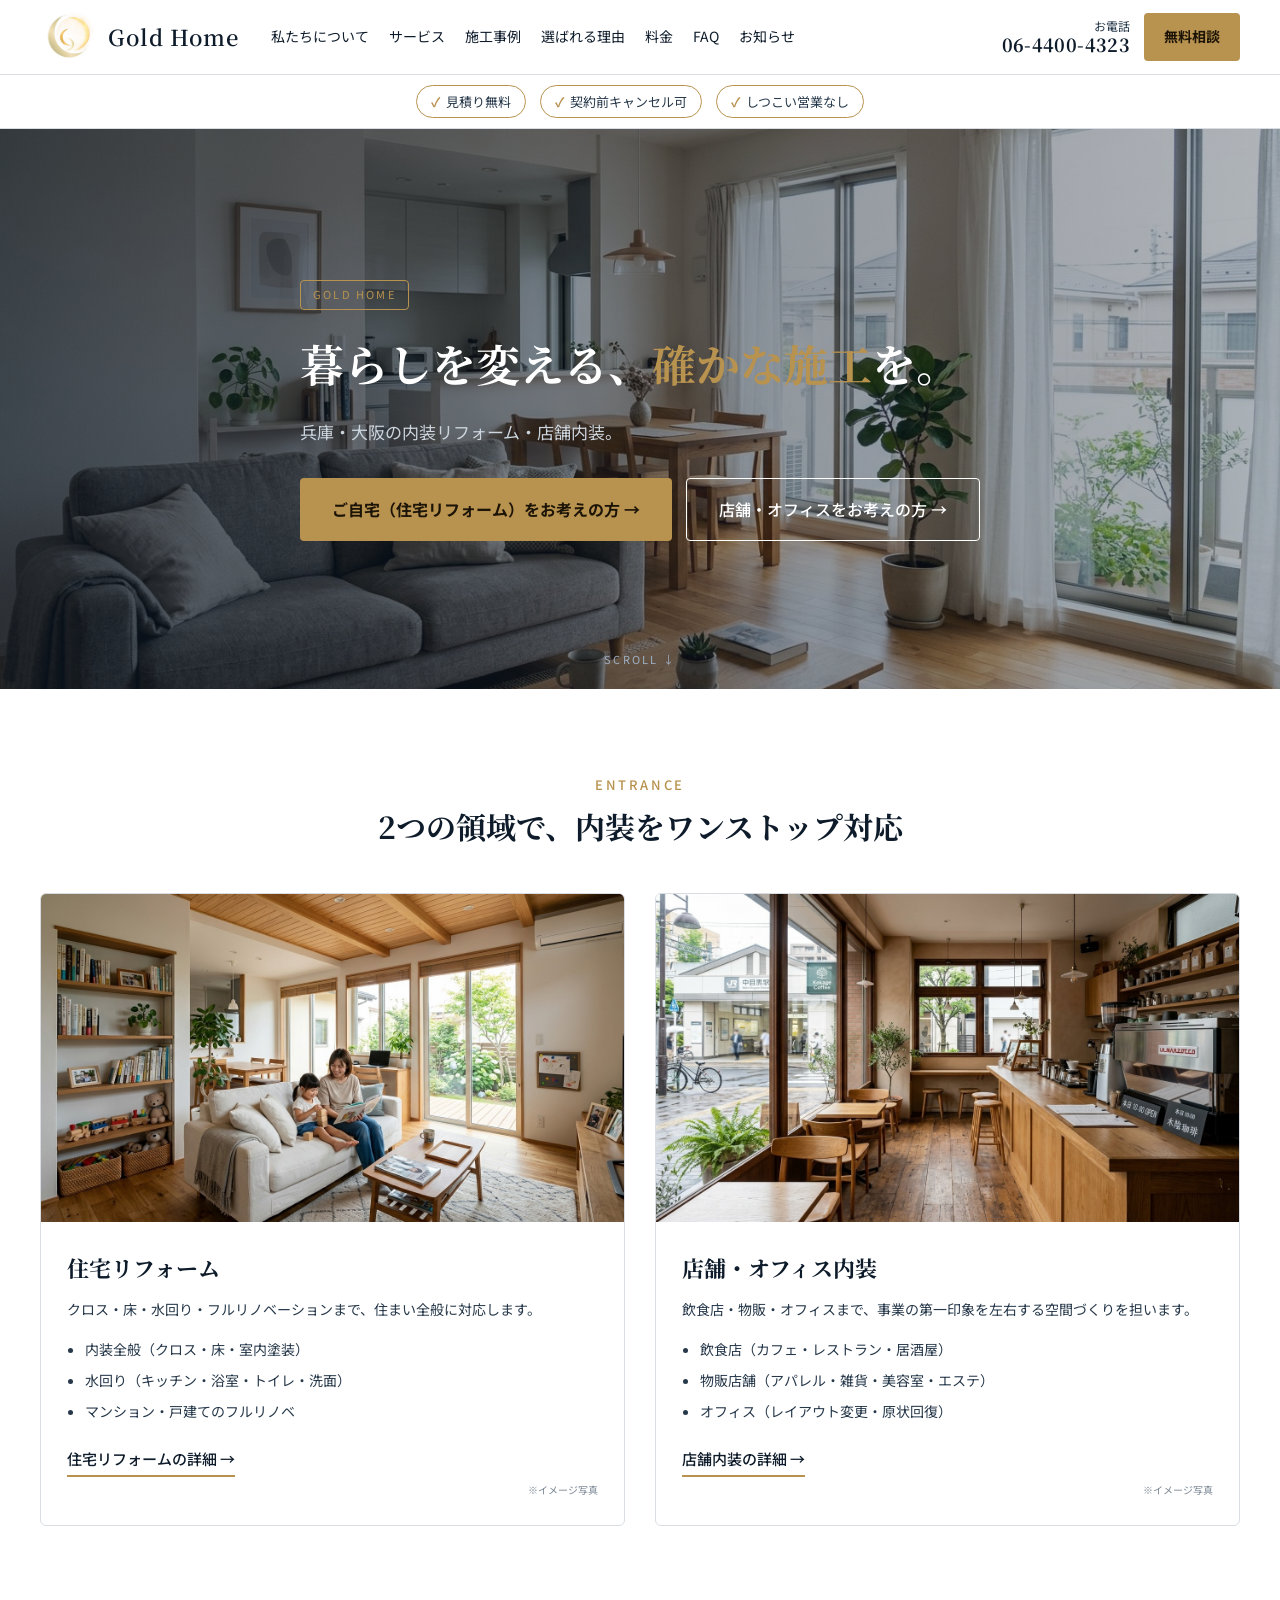
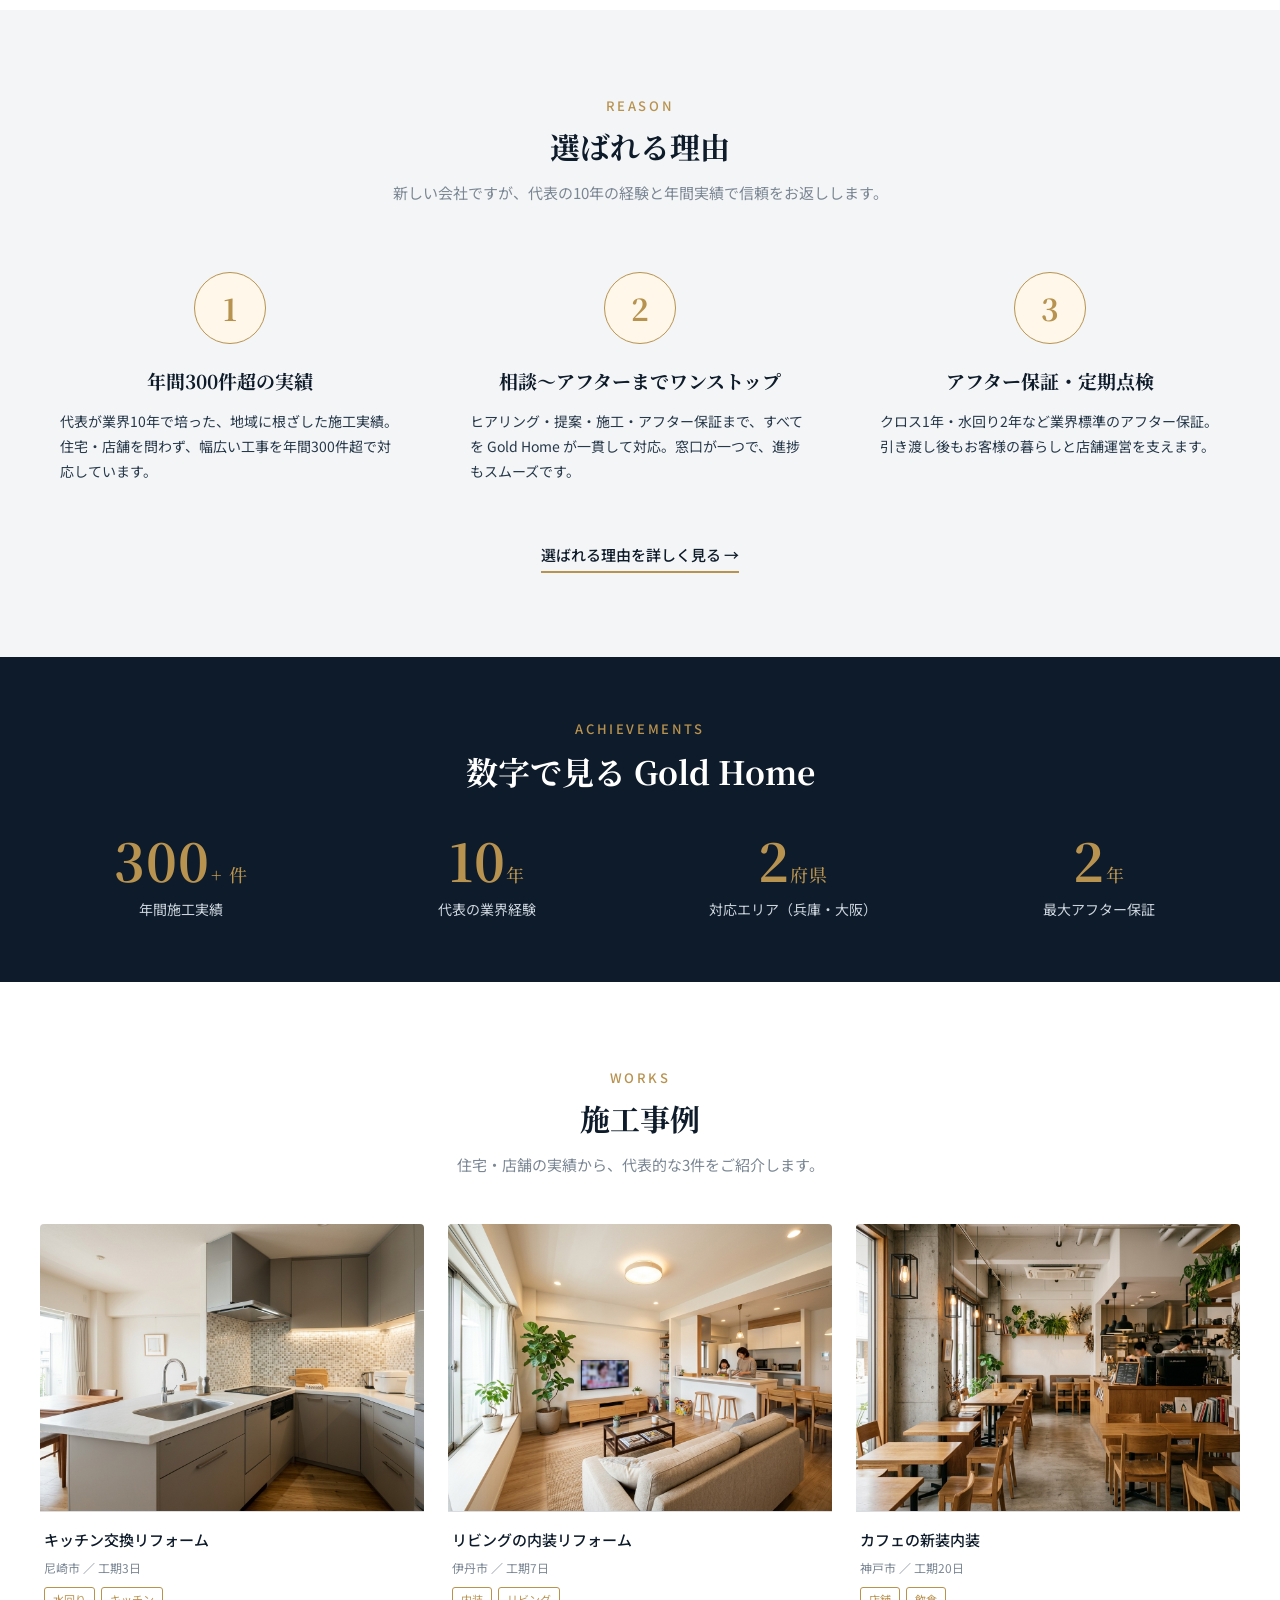
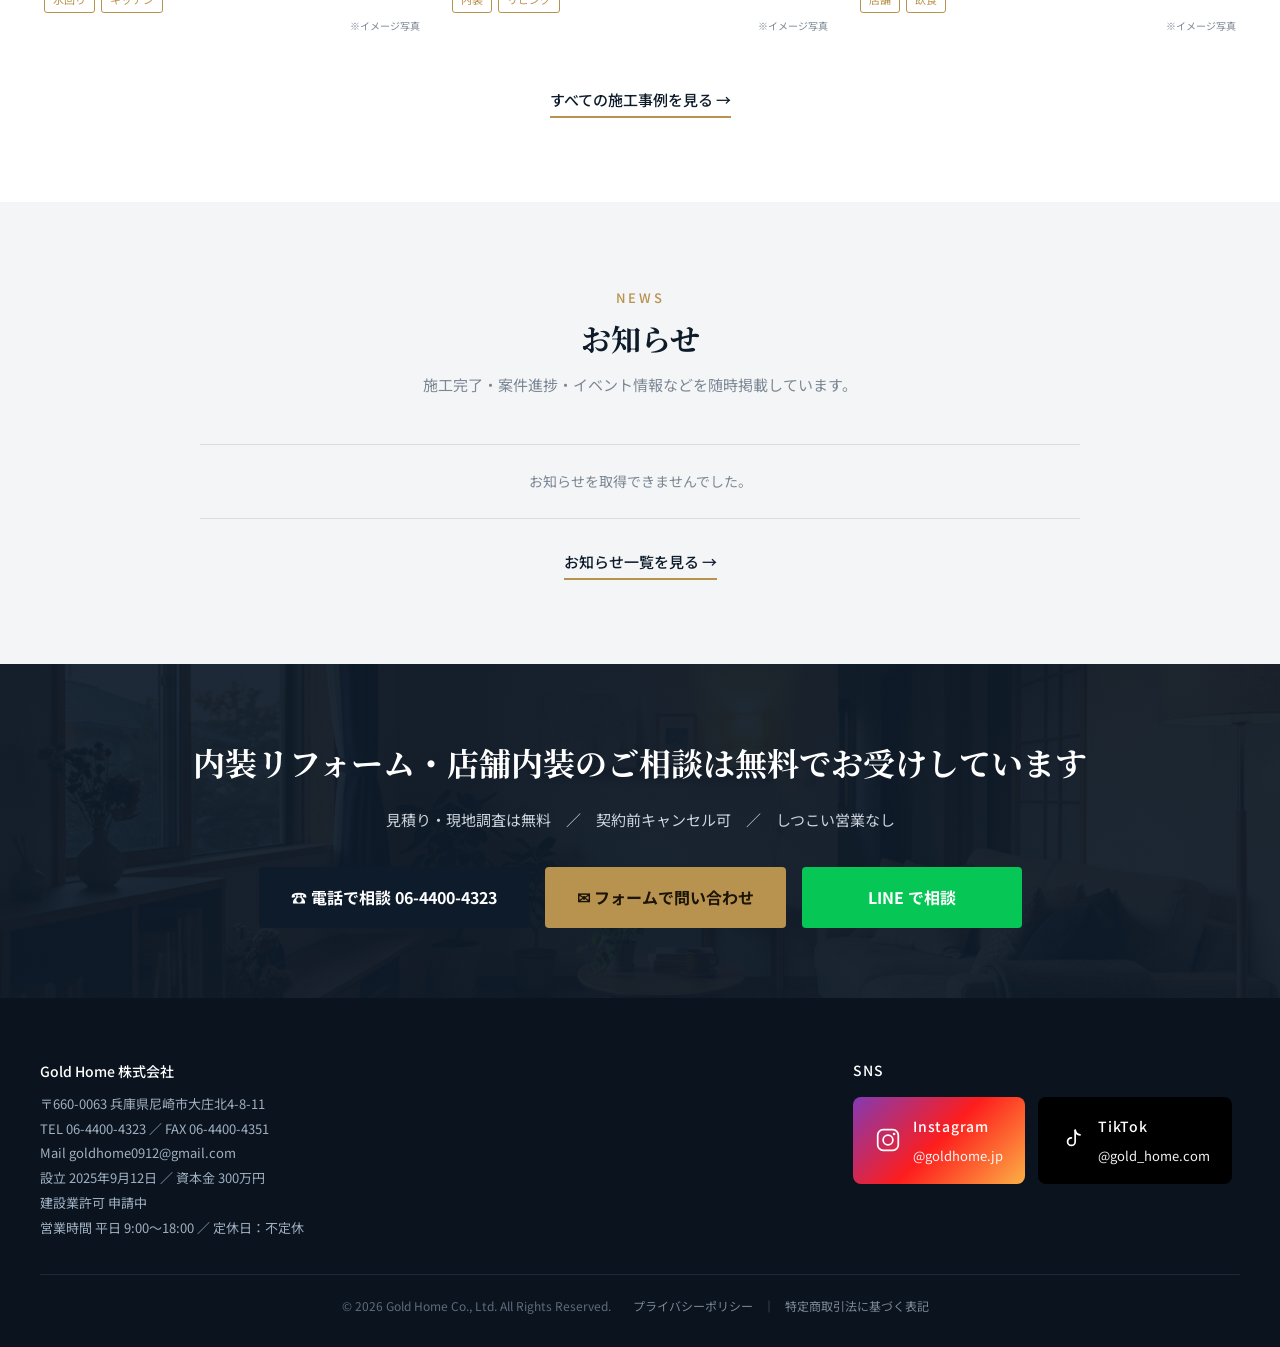
<file: index.html>
<!DOCTYPE html>
<html lang="ja">
<head>
<meta charset="UTF-8">
<meta name="viewport" content="width=device-width, initial-scale=1.0">
<title>Gold Home株式会社｜兵庫・大阪の内装リフォーム｜年間300件の実績</title>
<meta name="description" content="尼崎・阪神間・大阪の住宅リフォーム／店舗内装。年間300件超の実績と、相談〜アフターまでワンストップ対応。無料相談・見積り。">
<link rel="preconnect" href="https://fonts.googleapis.com">
<link rel="preconnect" href="https://fonts.gstatic.com" crossorigin>
<link href="https://fonts.googleapis.com/css2?family=Noto+Sans+JP:wght@400;500;700&family=Noto+Serif+JP:wght@500;700&display=swap" rel="stylesheet">
<link rel="stylesheet" href="css/common.css">
<link rel="canonical" href="https://gold-home.github.io/goldhome.hp/">
<script type="application/ld+json">
{
  "@context":"https://schema.org",
  "@type":"LocalBusiness",
  "@id":"https://gold-home.github.io/goldhome.hp/#organization",
  "name":"Gold Home株式会社",
  "alternateName":"ゴールドホーム",
  "url":"https://gold-home.github.io/goldhome.hp/",
  "telephone":"+81-6-4400-4323",
  "faxNumber":"+81-6-4400-4351",
  "email":"goldhome0912@gmail.com",
  "address":{
    "@type":"PostalAddress",
    "streetAddress":"大庄北4-8-11",
    "addressLocality":"尼崎市",
    "addressRegion":"兵庫県",
    "postalCode":"660-0063",
    "addressCountry":"JP"
  },
  "areaServed":["兵庫県","大阪府","尼崎市","西宮市","芦屋市","伊丹市","宝塚市","神戸市","大阪市"],
  "openingHoursSpecification":{
    "@type":"OpeningHoursSpecification",
    "dayOfWeek":["Monday","Tuesday","Wednesday","Thursday","Friday"],
    "opens":"09:00","closes":"18:00"
  },
  "priceRange":"¥¥",
  "foundingDate":"2025-09-12",
  "description":"兵庫県尼崎市の内装リフォーム施工会社。年間300件超の住宅リフォーム・店舗内装の実績と、相談〜アフターまでのワンストップ対応。"
}
</script>
</head>
<body>

<!-- ===== ヘッダー ===== -->
<header>
  <div class="wrap nav">
    <a href="index.html" class="logo"><img src="images/01_hero/logo.jpg" alt="Gold Home株式会社"><span class="logo-text">Gold Home</span></a>
    <ul>
      <li><a href="about.html">私たちについて</a></li>
      <li><a href="service.html">サービス</a></li>
      <li><a href="works.html">施工事例</a></li>
      <li><a href="reason.html">選ばれる理由</a></li>
      <li><a href="price.html">料金</a></li>
      <li><a href="faq.html">FAQ</a></li>
      <li><a href="news.html">お知らせ</a></li>
    </ul>
    <div class="right">
      <div class="tel">お電話<b>06-4400-4323</b></div>
      <a class="btn" href="contact.html">無料相談</a>
      <button class="hamburger" aria-label="メニュー">☰</button>
    </div>
  </div>
</header>
<div class="badges"><div class="wrap"><span class="badge">見積り無料</span><span class="badge">契約前キャンセル可</span><span class="badge">しつこい営業なし</span></div></div>

<!-- ===== ① Hero ===== -->
<section class="hero">
  <div class="bg" style="background-image:url('images/01_hero/hero_A_住宅リビング_主候補.jpg')"></div>
  <div class="wrap inner">
    <span class="tag">GOLD HOME</span>
    <h1 class="serif">暮らしを変える、<span>確かな施工</span>を。</h1>
    <p>兵庫・大阪の内装リフォーム・店舗内装。</p>
    <div class="cta">
      <a class="btn lg" href="service.html#residential">ご自宅（住宅リフォーム）をお考えの方 →</a>
      <a class="btn ghost lg" href="service.html#commercial">店舗・オフィスをお考えの方 →</a>
    </div>
  </div>
  <div class="scrollcue">SCROLL ↓</div>
</section>

<!-- ===== ② 2つの入口ナビ ===== -->
<section class="blk">
  <div class="wrap">
    <div class="head"><span class="en">ENTRANCE</span><h2 class="serif">2つの領域で、内装をワンストップ対応</h2></div>
    <div class="grid2">
      <a href="service.html#residential" class="svc" style="display:block;color:inherit">
        <img src="images/04_service/service_住宅_カバー.jpg" alt="住宅リフォームのイメージ">
        <div class="body">
          <h3>住宅リフォーム</h3>
          <p>クロス・床・水回り・フルリノベーションまで、住まい全般に対応します。</p>
          <ul>
            <li>内装全般（クロス・床・室内塗装）</li>
            <li>水回り（キッチン・浴室・トイレ・洗面）</li>
            <li>マンション・戸建てのフルリノベ</li>
          </ul>
          <span class="link-more">住宅リフォームの詳細 →</span>
          <em class="img-note">※イメージ写真</em>
        </div>
      </a>
      <a href="service.html#commercial" class="svc" style="display:block;color:inherit">
        <img src="images/04_service/service_店舗_カバー.jpg" alt="店舗内装のイメージ">
        <div class="body">
          <h3>店舗・オフィス内装</h3>
          <p>飲食店・物販・オフィスまで、事業の第一印象を左右する空間づくりを担います。</p>
          <ul>
            <li>飲食店（カフェ・レストラン・居酒屋）</li>
            <li>物販店舗（アパレル・雑貨・美容室・エステ）</li>
            <li>オフィス（レイアウト変更・原状回復）</li>
          </ul>
          <span class="link-more">店舗内装の詳細 →</span>
          <em class="img-note">※イメージ写真</em>
        </div>
      </a>
    </div>
  </div>
</section>

<!-- ===== ③ 選ばれる理由ダイジェスト ===== -->
<section class="blk alt">
  <div class="wrap">
    <div class="head"><span class="en">REASON</span><h2 class="serif">選ばれる理由</h2><p>新しい会社ですが、代表の10年の経験と年間実績で信頼をお返しします。</p></div>
    <div class="reasons">
      <div class="reason">
        <div class="ic">1</div>
        <h3>年間300件超の実績</h3>
        <p>代表が業界10年で培った、地域に根ざした施工実績。住宅・店舗を問わず、幅広い工事を年間300件超で対応しています。</p>
      </div>
      <div class="reason">
        <div class="ic">2</div>
        <h3>相談〜アフターまでワンストップ</h3>
        <p>ヒアリング・提案・施工・アフター保証まで、すべてを Gold Home が一貫して対応。窓口が一つで、進捗もスムーズです。</p>
      </div>
      <div class="reason">
        <div class="ic">3</div>
        <h3>アフター保証・定期点検</h3>
        <p>クロス1年・水回り2年など業界標準のアフター保証。引き渡し後もお客様の暮らしと店舗運営を支えます。</p>
      </div>
    </div>
    <div class="tc mt-lg"><a class="link-more" href="reason.html">選ばれる理由を詳しく見る →</a></div>
  </div>
</section>

<!-- ===== ④ 数字で見る Gold Home ===== -->
<section class="cta-block" style="padding:60px 0">
  <div class="wrap" style="text-align:center">
    <div class="head" style="margin-bottom:38px"><span class="en">ACHIEVEMENTS</span><h2 class="serif">数字で見る Gold Home</h2></div>
    <div class="stats">
      <div><div class="n">300<small>+ 件</small></div><div class="l">年間施工実績</div></div>
      <div><div class="n">10<small>年</small></div><div class="l">代表の業界経験</div></div>
      <div><div class="n">2<small>府県</small></div><div class="l">対応エリア（兵庫・大阪）</div></div>
      <div><div class="n">2<small>年</small></div><div class="l">最大アフター保証</div></div>
    </div>
  </div>
</section>

<!-- ===== ⑤ 施工事例ピックアップ ===== -->
<section class="blk">
  <div class="wrap">
    <div class="head"><span class="en">WORKS</span><h2 class="serif">施工事例</h2><p>住宅・店舗の実績から、代表的な3件をご紹介します。</p></div>
    <div class="grid3">
      <a href="works.html" class="work">
        <img src="images/02_works_住宅/works_住宅01_キッチンリフォーム.jpg" alt="キッチンリフォーム事例">
        <div class="cap">
          <b>キッチン交換リフォーム</b>
          <div class="meta">尼崎市 ／ 工期3日</div>
          <div class="tags"><span>水回り</span><span>キッチン</span></div>
          <em class="img-note">※イメージ写真</em>
        </div>
      </a>
      <a href="works.html" class="work">
        <img src="images/02_works_住宅/works_住宅04_リビング内装.jpg" alt="リビング内装事例">
        <div class="cap">
          <b>リビングの内装リフォーム</b>
          <div class="meta">伊丹市 ／ 工期7日</div>
          <div class="tags"><span>内装</span><span>リビング</span></div>
          <em class="img-note">※イメージ写真</em>
        </div>
      </a>
      <a href="works.html" class="work">
        <img src="images/03_works_店舗/works_店舗01_カフェ内装.jpg" alt="カフェ内装事例">
        <div class="cap">
          <b>カフェの新装内装</b>
          <div class="meta">神戸市 ／ 工期20日</div>
          <div class="tags"><span>店舗</span><span>飲食</span></div>
          <em class="img-note">※イメージ写真</em>
        </div>
      </a>
    </div>
    <div class="tc mt-lg"><a class="link-more" href="works.html">すべての施工事例を見る →</a></div>
  </div>
</section>

<!-- ===== お知らせ ===== -->
<section class="blk alt">
  <div class="wrap">
    <div class="head"><span class="en">NEWS</span><h2 class="serif">お知らせ</h2><p>施工完了・案件進捗・イベント情報などを随時掲載しています。</p></div>
    <ul id="news-top" class="news-list">
      <li class="news-empty">読み込み中…</li>
    </ul>
    <div class="news-more"><a class="link-more" href="news.html">お知らせ一覧を見る →</a></div>
  </div>
</section>

<!-- ===== ⑥ 大型CTAブロック ===== -->
<section class="cta-block">
  <div class="bg" style="background-image:url('images/07_contact/contact_CTAブロック背景.jpg')"></div>
  <div class="wrap">
    <h2>内装リフォーム・店舗内装のご相談は無料でお受けしています</h2>
    <p class="sub">見積り・現地調査は無料　／　契約前キャンセル可　／　しつこい営業なし</p>
    <div class="row">
      <a class="btn dk lg" href="tel:0664004323">☎ 電話で相談 06-4400-4323</a>
      <a class="btn lg" href="contact.html">✉ フォームで問い合わせ</a>
      <a class="btn line lg" href="https://lin.ee/wgbpxBG" target="_blank" rel="noopener">LINE で相談</a>
    </div>
  </div>
</section>

<!-- ===== フッター ===== -->
<footer>
  <div class="wrap">
    <div class="fcols">
      <div class="co">
        <b>Gold Home 株式会社</b>
        〒660-0063 兵庫県尼崎市大庄北4-8-11<br>
        TEL 06-4400-4323 ／ FAX 06-4400-4351<br>
        Mail goldhome0912@gmail.com<br>
        設立 2025年9月12日 ／ 資本金 300万円<br>
        建設業許可 申請中<br>
        営業時間 平日 9:00〜18:00 ／ 定休日：不定休
      </div>
      <div>
        <span class="fh-title">SNS</span>
        <a href="https://www.instagram.com/goldhome.jp/" target="_blank" rel="noopener" class="ig-link">
          <svg class="ig-icon" viewBox="0 0 24 24" fill="none" xmlns="http://www.w3.org/2000/svg" aria-hidden="true">
            <rect x="2.5" y="2.5" width="19" height="19" rx="5" stroke="#fff" stroke-width="1.6"/>
            <circle cx="12" cy="12" r="4.5" stroke="#fff" stroke-width="1.6"/>
            <circle cx="17.6" cy="6.4" r="1.2" fill="#fff"/>
          </svg>
          <div>
            <b>Instagram</b>
            <span class="handle">@goldhome.jp</span>
          </div>
        </a>
        <a href="https://www.tiktok.com/@gold_home.com" target="_blank" rel="noopener" class="tk-link">
          <svg class="tk-icon" viewBox="0 0 24 24" fill="none" xmlns="http://www.w3.org/2000/svg" aria-hidden="true">
            <path d="M14 3v10.5a3.5 3.5 0 1 1-3.5-3.5" stroke="#fff" stroke-width="1.6" stroke-linecap="round" stroke-linejoin="round"/>
            <path d="M14 3c.4 2.3 2.2 4 4.5 4.2" stroke="#fff" stroke-width="1.6" stroke-linecap="round" stroke-linejoin="round"/>
          </svg>
          <div>
            <b>TikTok</b>
            <span class="handle">@gold_home.com</span>
          </div>
        </a>
      </div>
    </div>
    <div class="copy">© 2026 Gold Home Co., Ltd. All Rights Reserved.　<a href="privacy.html">プライバシーポリシー</a>｜<a href="tokutei.html">特定商取引法に基づく表記</a></div>
  </div>
</footer>

<!-- ===== スマホ追従CTAバー ===== -->
<div class="mobile-cta">
  <div class="row">
    <a href="tel:0664004323"><b>☎</b>電話</a>
    <a href="https://lin.ee/wgbpxBG" class="line" target="_blank" rel="noopener"><b>L</b>LINE</a>
    <a href="contact.html" class="form"><b>✉</b>フォーム</a>
  </div>
</div>

<script src="scripts/news.js"></script>
<script>GoldHomeNews.renderTopList(document.getElementById('news-top'));</script>

</body>
</html>
</file>
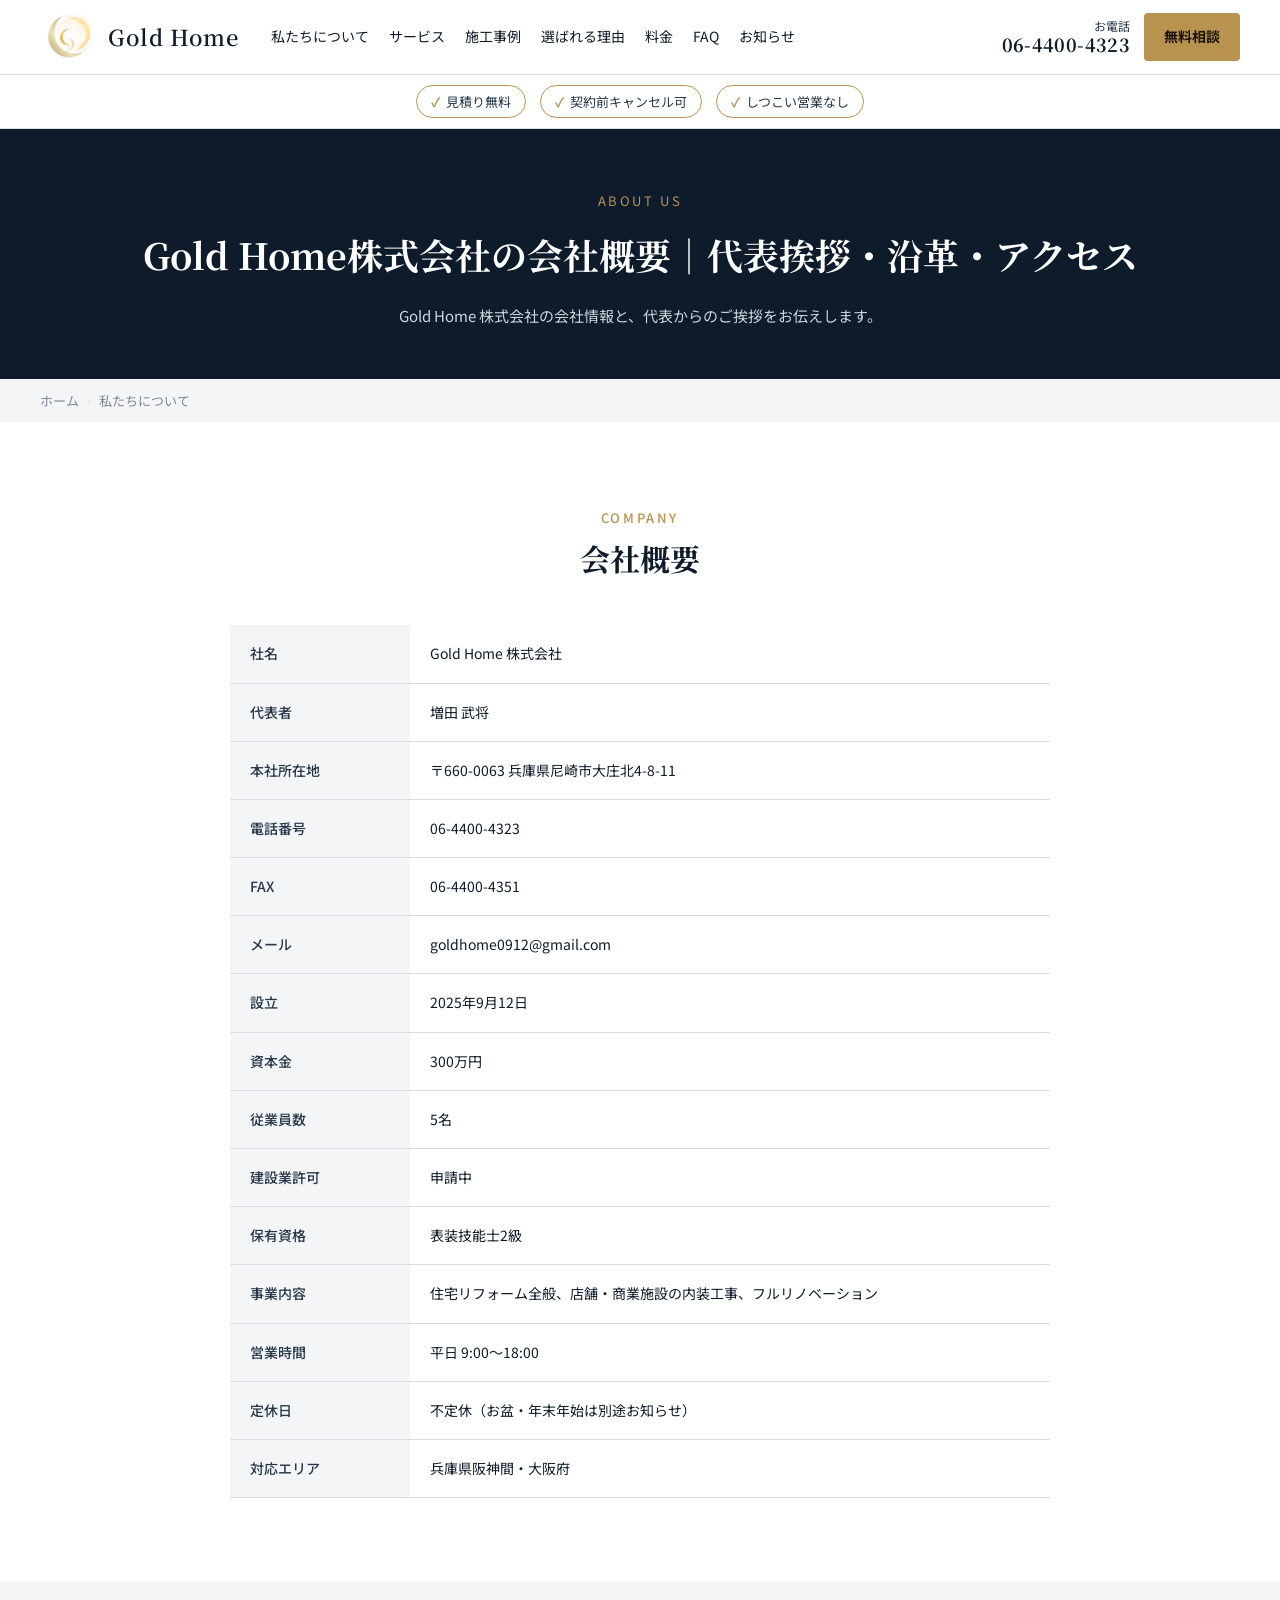
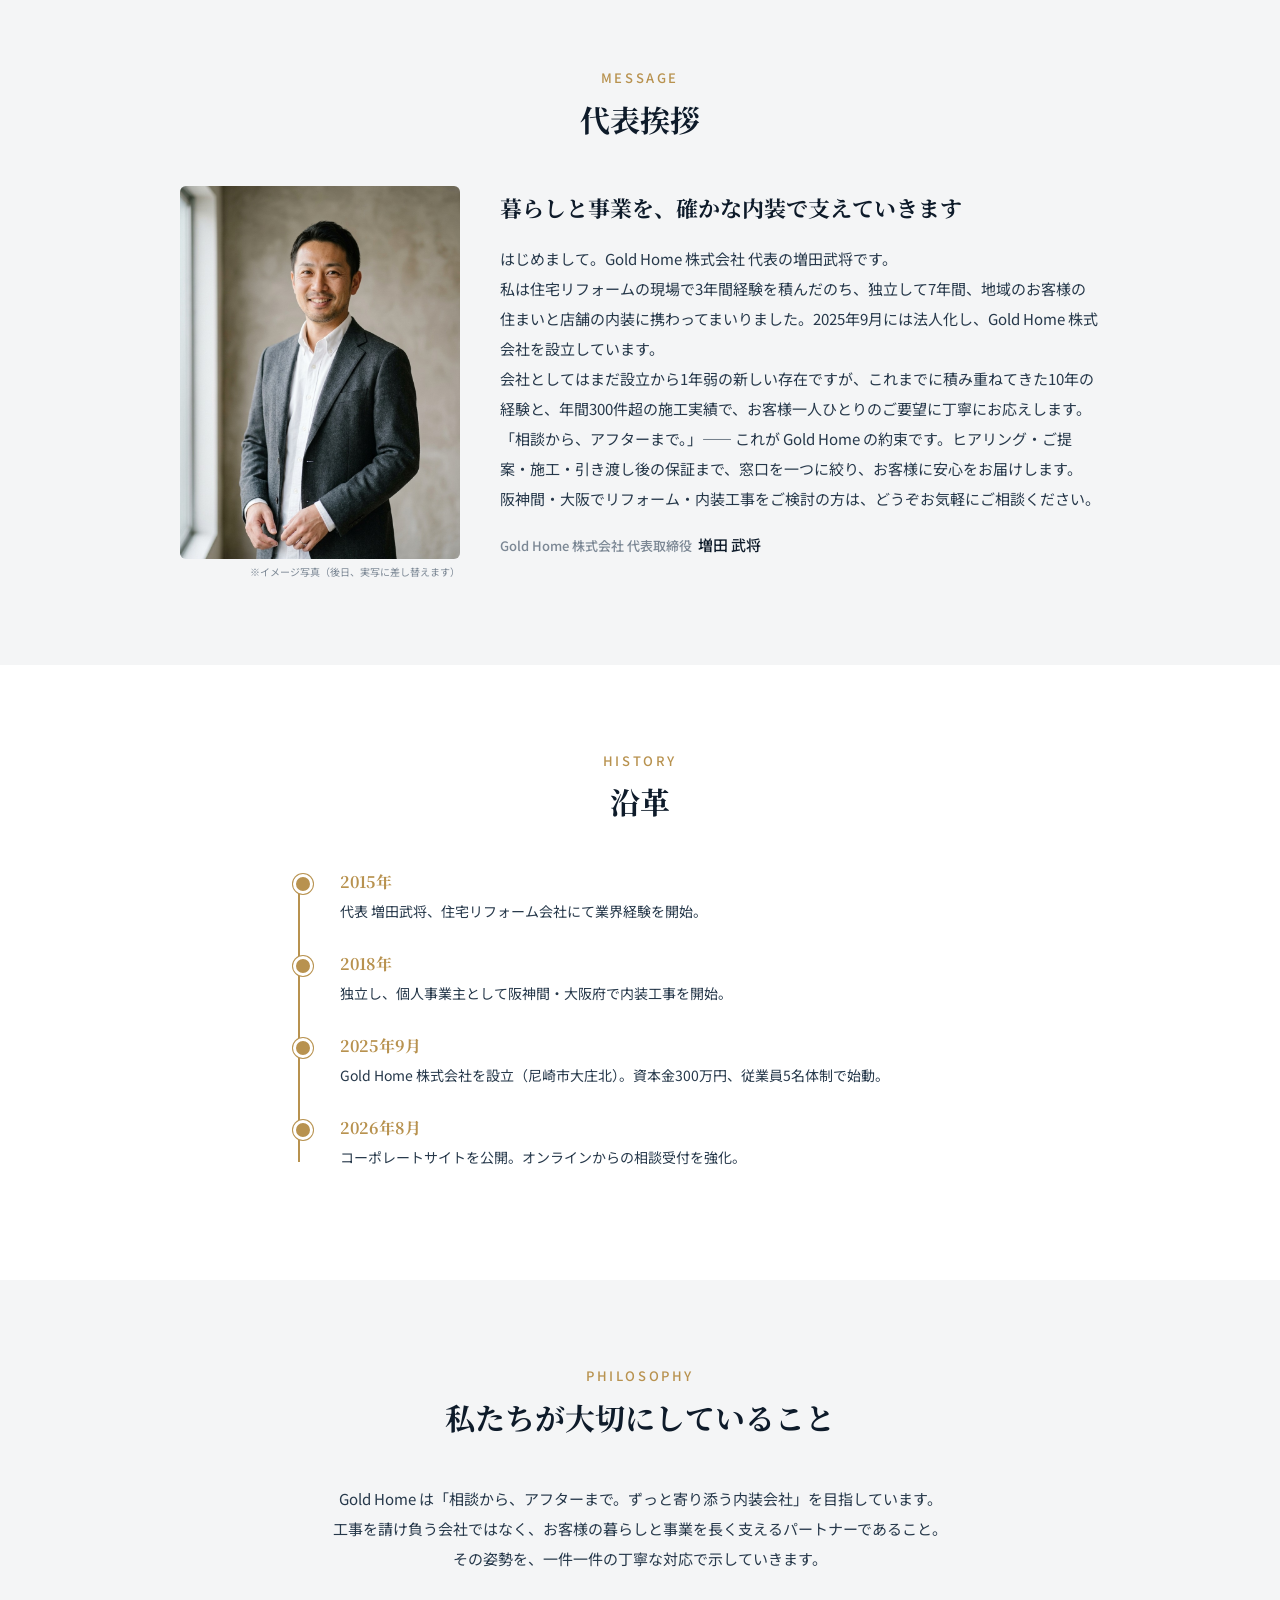
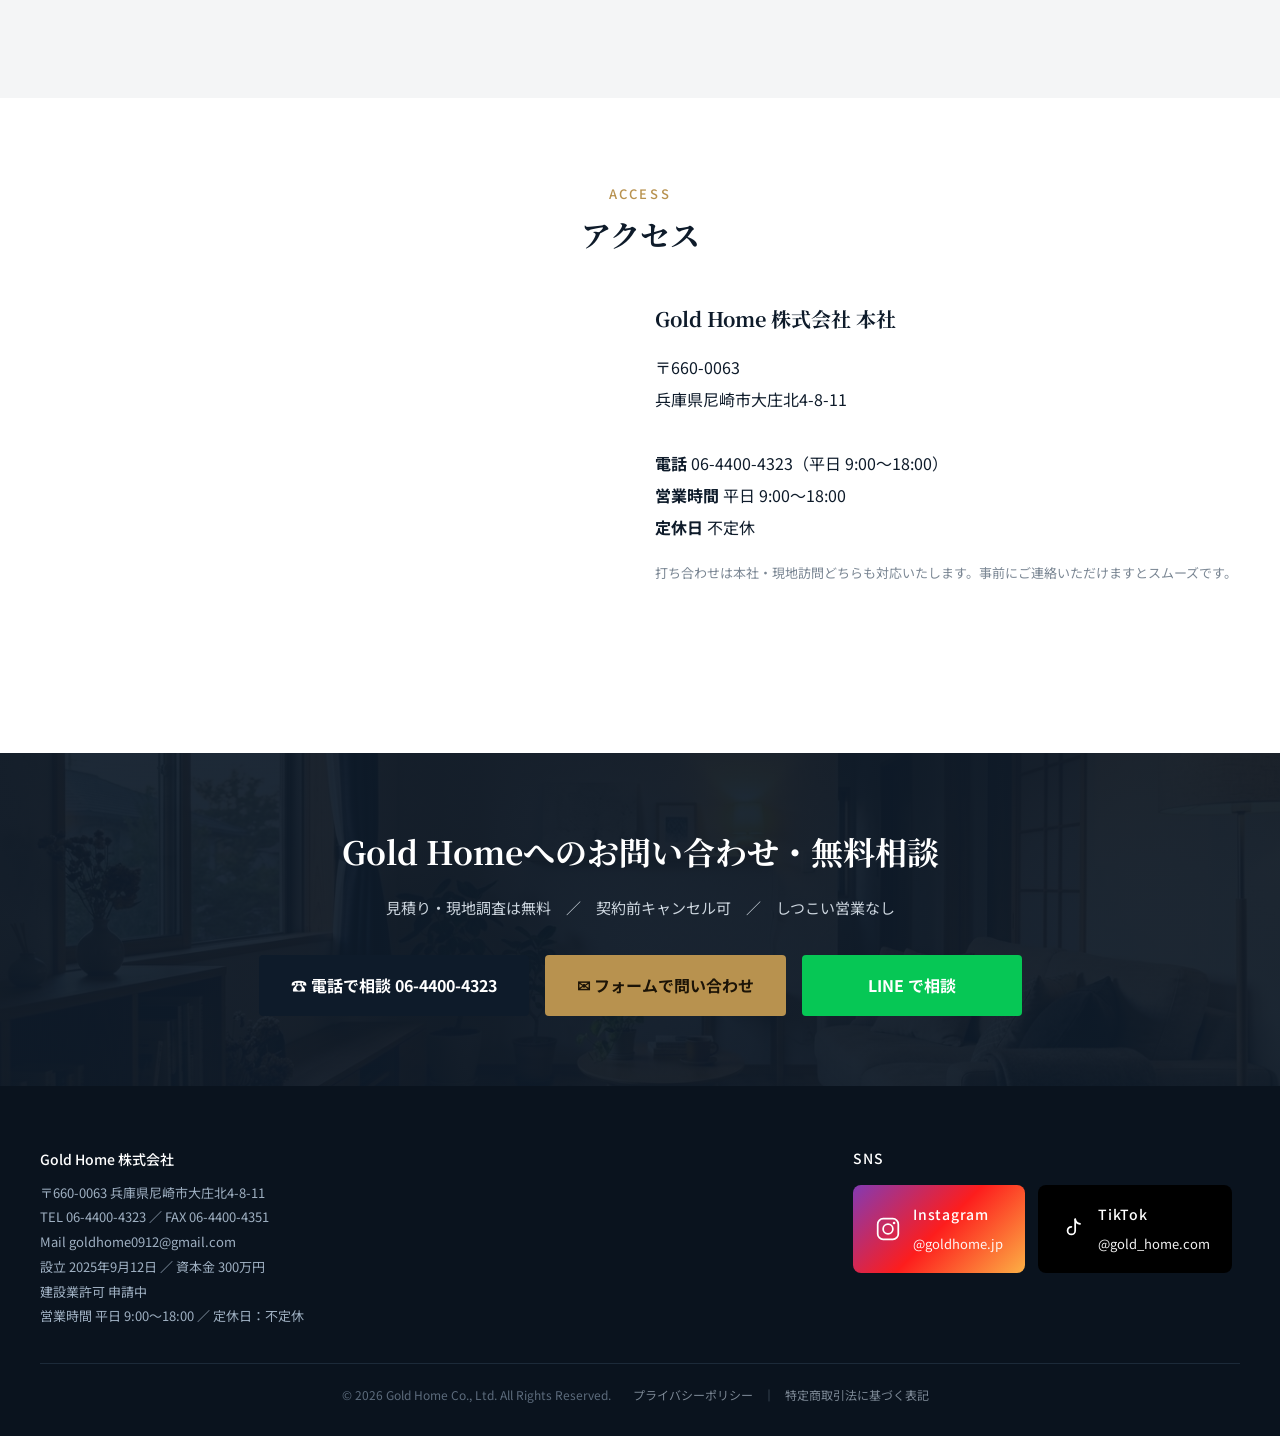
<file: about.html>
<!DOCTYPE html>
<html lang="ja">
<head>
<meta charset="UTF-8">
<meta name="viewport" content="width=device-width, initial-scale=1.0">
<title>私たちについて｜Gold Home株式会社</title>
<meta name="description" content="Gold Home株式会社の会社概要・代表挨拶・沿革・アクセス。兵庫県尼崎市の内装リフォーム施工会社。代表 増田武将、業界経験10年、年間300件超の実績。">
<link rel="preconnect" href="https://fonts.googleapis.com">
<link rel="preconnect" href="https://fonts.gstatic.com" crossorigin>
<link href="https://fonts.googleapis.com/css2?family=Noto+Sans+JP:wght@400;500;700&family=Noto+Serif+JP:wght@500;700&display=swap" rel="stylesheet">
<link rel="stylesheet" href="css/common.css">
<link rel="canonical" href="https://gold-home.github.io/goldhome.hp/about.html">
<script type="application/ld+json">
{
  "@context":"https://schema.org",
  "@type":"LocalBusiness",
  "@id":"https://gold-home.github.io/goldhome.hp/#organization",
  "name":"Gold Home株式会社",
  "url":"https://gold-home.github.io/goldhome.hp/",
  "telephone":"+81-6-4400-4323",
  "email":"goldhome0912@gmail.com",
  "address":{"@type":"PostalAddress","streetAddress":"大庄北4-8-11","addressLocality":"尼崎市","addressRegion":"兵庫県","postalCode":"660-0063","addressCountry":"JP"},
  "areaServed":["兵庫県","大阪府"],
  "priceRange":"¥¥"
}
</script>
<script type="application/ld+json">
{
  "@context":"https://schema.org",
  "@type":"BreadcrumbList",
  "itemListElement":[
    {"@type":"ListItem","position":1,"name":"ホーム","item":"https://gold-home.github.io/goldhome.hp/"},
    {"@type":"ListItem","position":2,"name":"私たちについて","item":"https://gold-home.github.io/goldhome.hp/about.html"}
  ]
}
</script>
</head>
<body>

<header>
  <div class="wrap nav">
    <a href="index.html" class="logo"><img src="images/01_hero/logo.jpg" alt="Gold Home株式会社"><span class="logo-text">Gold Home</span></a>
    <ul>
      <li><a href="about.html">私たちについて</a></li>
      <li><a href="service.html">サービス</a></li>
      <li><a href="works.html">施工事例</a></li>
      <li><a href="reason.html">選ばれる理由</a></li>
      <li><a href="price.html">料金</a></li>
      <li><a href="faq.html">FAQ</a></li>
      <li><a href="news.html">お知らせ</a></li>
    </ul>
    <div class="right">
      <div class="tel">お電話<b>06-4400-4323</b></div>
      <a class="btn" href="contact.html">無料相談</a>
      <button class="hamburger" aria-label="メニュー">☰</button>
    </div>
  </div>
</header>
<div class="badges"><div class="wrap"><span class="badge">見積り無料</span><span class="badge">契約前キャンセル可</span><span class="badge">しつこい営業なし</span></div></div>

<section class="page-head">
  <div class="wrap">
    <span class="en">ABOUT US</span>
    <h1>Gold Home株式会社の会社概要｜代表挨拶・沿革・アクセス</h1>
    <p>Gold Home 株式会社の会社情報と、代表からのご挨拶をお伝えします。</p>
  </div>
</section>

<nav class="crumb"><div class="wrap"><a href="index.html">ホーム</a><span class="sep">›</span><span>私たちについて</span></div></nav>

<!-- ===== 会社概要 ===== -->
<section class="blk">
  <div class="wrap">
    <div class="head"><span class="en">COMPANY</span><h2 class="serif">会社概要</h2></div>
    <table class="info-table">
      <tr><th>社名</th><td>Gold Home 株式会社</td></tr>
      <tr><th>代表者</th><td>増田 武将</td></tr>
      <tr><th>本社所在地</th><td>〒660-0063 兵庫県尼崎市大庄北4-8-11</td></tr>
      <tr><th>電話番号</th><td>06-4400-4323</td></tr>
      <tr><th>FAX</th><td>06-4400-4351</td></tr>
      <tr><th>メール</th><td>goldhome0912@gmail.com</td></tr>
      <tr><th>設立</th><td>2025年9月12日</td></tr>
      <tr><th>資本金</th><td>300万円</td></tr>
      <tr><th>従業員数</th><td>5名</td></tr>
      <tr><th>建設業許可</th><td>申請中</td></tr>
      <tr><th>保有資格</th><td>表装技能士2級</td></tr>
      <tr><th>事業内容</th><td>住宅リフォーム全般、店舗・商業施設の内装工事、フルリノベーション</td></tr>
      <tr><th>営業時間</th><td>平日 9:00〜18:00</td></tr>
      <tr><th>定休日</th><td>不定休（お盆・年末年始は別途お知らせ）</td></tr>
      <tr><th>対応エリア</th><td>兵庫県阪神間・大阪府</td></tr>
    </table>
  </div>
</section>

<!-- ===== 代表挨拶 ===== -->
<section class="blk alt">
  <div class="wrap">
    <div class="head"><span class="en">MESSAGE</span><h2 class="serif">代表挨拶</h2></div>
    <div class="president">
      <div>
        <img src="images/06_representative/代表_増田武将_プレースホルダ.jpg" alt="Gold Home株式会社 代表 増田武将">
        <em class="img-note">※イメージ写真（後日、実写に差し替えます）</em>
      </div>
      <div class="msg">
        <h3>暮らしと事業を、確かな内装で支えていきます</h3>
        <p>はじめまして。Gold Home 株式会社 代表の増田武将です。</p>
        <p>私は住宅リフォームの現場で3年間経験を積んだのち、独立して7年間、地域のお客様の住まいと店舗の内装に携わってまいりました。2025年9月には法人化し、Gold Home 株式会社を設立しています。</p>
        <p>会社としてはまだ設立から1年弱の新しい存在ですが、これまでに積み重ねてきた10年の経験と、年間300件超の施工実績で、お客様一人ひとりのご要望に丁寧にお応えします。</p>
        <p>「相談から、アフターまで。」―― これが Gold Home の約束です。ヒアリング・ご提案・施工・引き渡し後の保証まで、窓口を一つに絞り、お客様に安心をお届けします。</p>
        <p>阪神間・大阪でリフォーム・内装工事をご検討の方は、どうぞお気軽にご相談ください。</p>
        <div class="name"><small>Gold Home 株式会社 代表取締役</small>増田 武将</div>
      </div>
    </div>
  </div>
</section>

<!-- ===== 沿革 ===== -->
<section class="blk">
  <div class="wrap">
    <div class="head"><span class="en">HISTORY</span><h2 class="serif">沿革</h2></div>
    <div class="timeline">
      <div class="timeline-item">
        <div class="year">2015年</div>
        <p>代表 増田武将、住宅リフォーム会社にて業界経験を開始。</p>
      </div>
      <div class="timeline-item">
        <div class="year">2018年</div>
        <p>独立し、個人事業主として阪神間・大阪府で内装工事を開始。</p>
      </div>
      <div class="timeline-item">
        <div class="year">2025年9月</div>
        <p>Gold Home 株式会社を設立（尼崎市大庄北）。資本金300万円、従業員5名体制で始動。</p>
      </div>
      <div class="timeline-item">
        <div class="year">2026年8月</div>
        <p>コーポレートサイトを公開。オンラインからの相談受付を強化。</p>
      </div>
    </div>
  </div>
</section>

<!-- ===== 理念 ===== -->
<section class="blk alt">
  <div class="wrap">
    <div class="head"><span class="en">PHILOSOPHY</span><h2 class="serif">私たちが大切にしていること</h2></div>
    <p class="intro-p">
      Gold Home は「相談から、アフターまで。ずっと寄り添う内装会社」を目指しています。<br>
      工事を請け負う会社ではなく、お客様の暮らしと事業を長く支えるパートナーであること。<br>
      その姿勢を、一件一件の丁寧な対応で示していきます。
    </p>
  </div>
</section>

<!-- ===== アクセス ===== -->
<section class="blk">
  <div class="wrap">
    <div class="head"><span class="en">ACCESS</span><h2 class="serif">アクセス</h2></div>
    <div class="grid2">
      <div>
        <iframe src="https://www.google.com/maps?q=%E5%85%B5%E5%BA%AB%E7%9C%8C%E5%B0%BC%E5%B4%8E%E5%B8%82%E5%A4%A7%E5%BA%84%E5%8C%974-8-11&output=embed" width="100%" height="360" style="border:0;border-radius:6px" allowfullscreen loading="lazy"></iframe>
      </div>
      <div>
        <h3 class="serif" style="font-size:20px;margin-bottom:14px">Gold Home 株式会社 本社</h3>
        <p style="line-height:2">〒660-0063<br>兵庫県尼崎市大庄北4-8-11<br><br>
          <b>電話</b> 06-4400-4323（平日 9:00〜18:00）<br>
          <b>営業時間</b> 平日 9:00〜18:00<br>
          <b>定休日</b> 不定休</p>
        <p style="margin-top:18px;font-size:13px;color:var(--muted)">打ち合わせは本社・現地訪問どちらも対応いたします。事前にご連絡いただけますとスムーズです。</p>
      </div>
    </div>
  </div>
</section>

<!-- ===== 大型CTAブロック ===== -->
<section class="cta-block">
  <div class="bg" style="background-image:url('images/07_contact/contact_CTAブロック背景.jpg')"></div>
  <div class="wrap">
    <h2>Gold Homeへのお問い合わせ・無料相談</h2>
    <p class="sub">見積り・現地調査は無料　／　契約前キャンセル可　／　しつこい営業なし</p>
    <div class="row">
      <a class="btn dk lg" href="tel:0664004323">☎ 電話で相談 06-4400-4323</a>
      <a class="btn lg" href="contact.html">✉ フォームで問い合わせ</a>
      <a class="btn line lg" href="https://lin.ee/wgbpxBG" target="_blank" rel="noopener">LINE で相談</a>
    </div>
  </div>
</section>

<footer>
  <div class="wrap">
    <div class="fcols">
      <div class="co">
        <b>Gold Home 株式会社</b>
        〒660-0063 兵庫県尼崎市大庄北4-8-11<br>
        TEL 06-4400-4323 ／ FAX 06-4400-4351<br>
        Mail goldhome0912@gmail.com<br>
        設立 2025年9月12日 ／ 資本金 300万円<br>
        建設業許可 申請中<br>
        営業時間 平日 9:00〜18:00 ／ 定休日：不定休
      </div>
      <div>
        <span class="fh-title">SNS</span>
        <a href="https://www.instagram.com/goldhome.jp/" target="_blank" rel="noopener" class="ig-link">
          <svg class="ig-icon" viewBox="0 0 24 24" fill="none" xmlns="http://www.w3.org/2000/svg" aria-hidden="true">
            <rect x="2.5" y="2.5" width="19" height="19" rx="5" stroke="#fff" stroke-width="1.6"/>
            <circle cx="12" cy="12" r="4.5" stroke="#fff" stroke-width="1.6"/>
            <circle cx="17.6" cy="6.4" r="1.2" fill="#fff"/>
          </svg>
          <div>
            <b>Instagram</b>
            <span class="handle">@goldhome.jp</span>
          </div>
        </a>
        <a href="https://www.tiktok.com/@gold_home.com" target="_blank" rel="noopener" class="tk-link">
          <svg class="tk-icon" viewBox="0 0 24 24" fill="none" xmlns="http://www.w3.org/2000/svg" aria-hidden="true">
            <path d="M14 3v10.5a3.5 3.5 0 1 1-3.5-3.5" stroke="#fff" stroke-width="1.6" stroke-linecap="round" stroke-linejoin="round"/>
            <path d="M14 3c.4 2.3 2.2 4 4.5 4.2" stroke="#fff" stroke-width="1.6" stroke-linecap="round" stroke-linejoin="round"/>
          </svg>
          <div>
            <b>TikTok</b>
            <span class="handle">@gold_home.com</span>
          </div>
        </a>
      </div>
    </div>
    <div class="copy">© 2026 Gold Home Co., Ltd. All Rights Reserved.　<a href="privacy.html">プライバシーポリシー</a>｜<a href="tokutei.html">特定商取引法に基づく表記</a></div>
  </div>
</footer>

<div class="mobile-cta"><div class="row"><a href="tel:0664004323"><b>☎</b>電話</a><a href="https://lin.ee/wgbpxBG" class="line" target="_blank" rel="noopener"><b>L</b>LINE</a><a href="contact.html" class="form"><b>✉</b>フォーム</a></div></div>

</body>
</html>
</file>
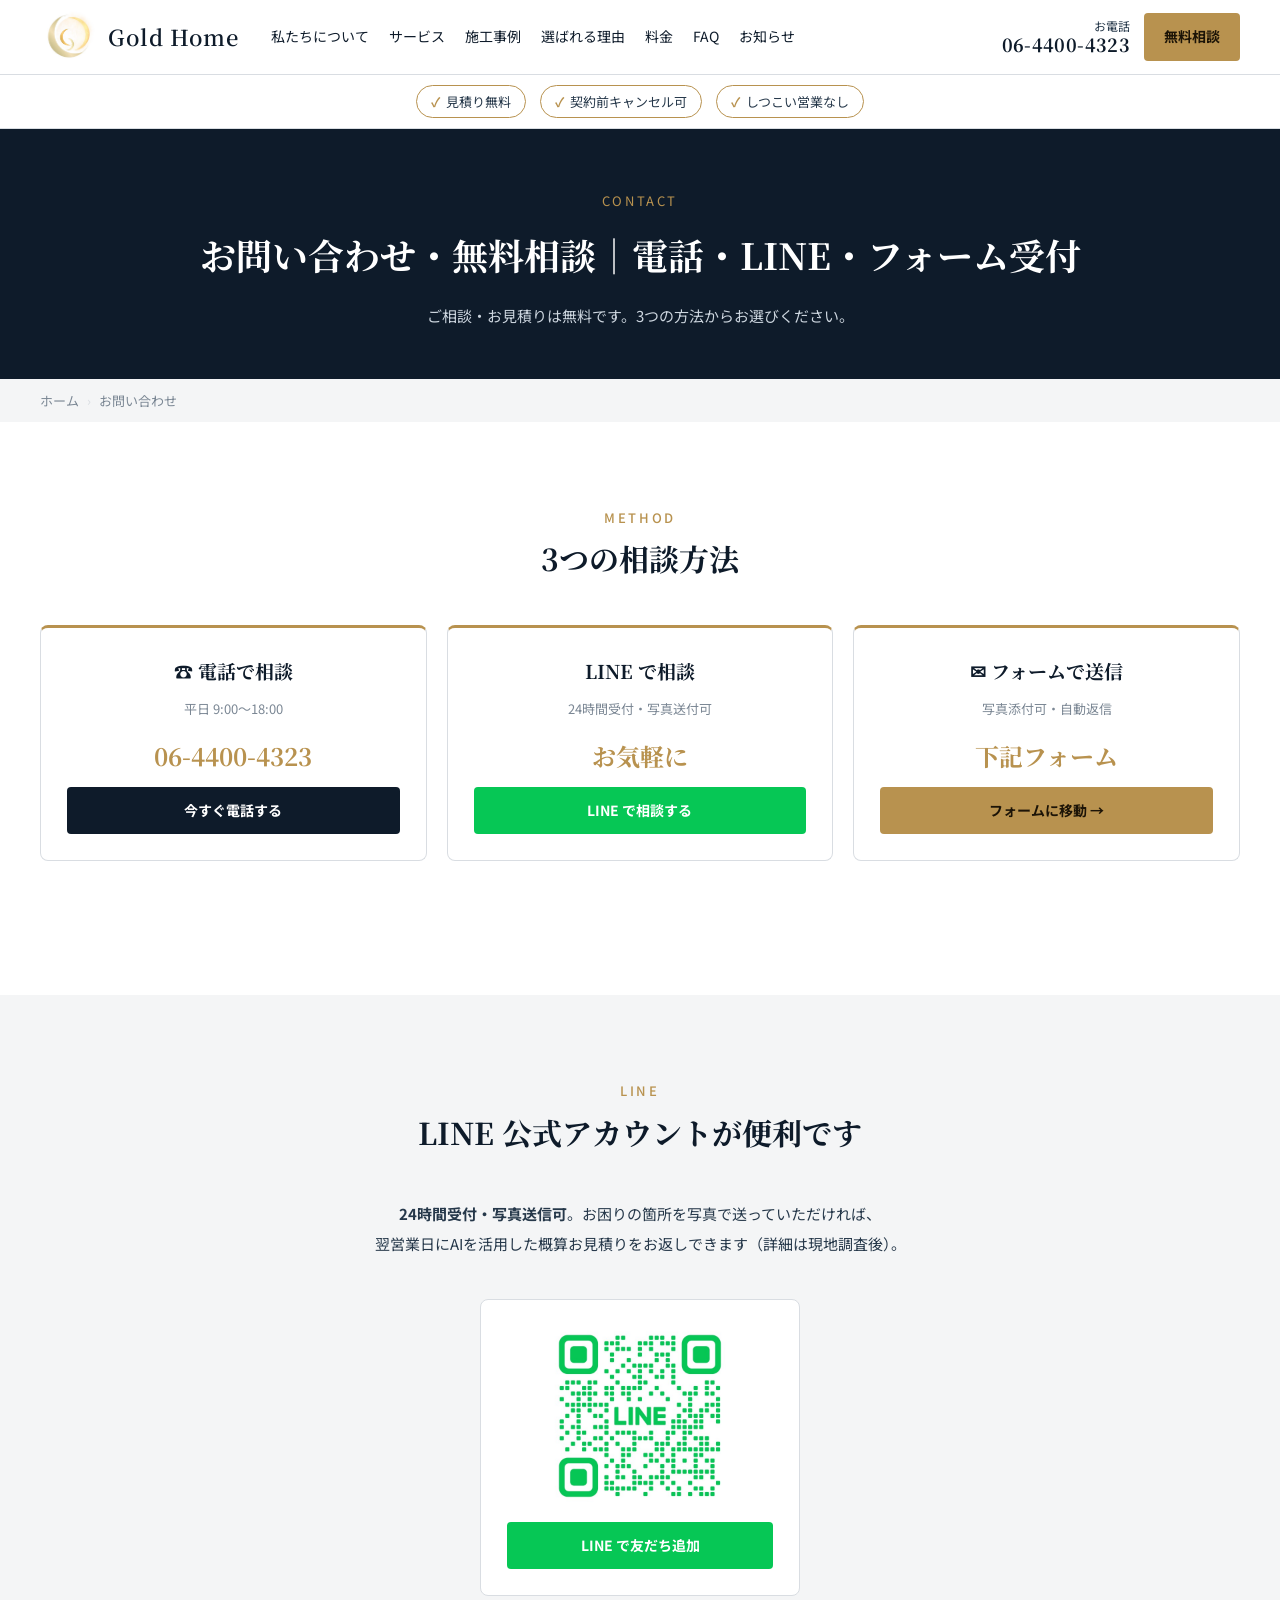
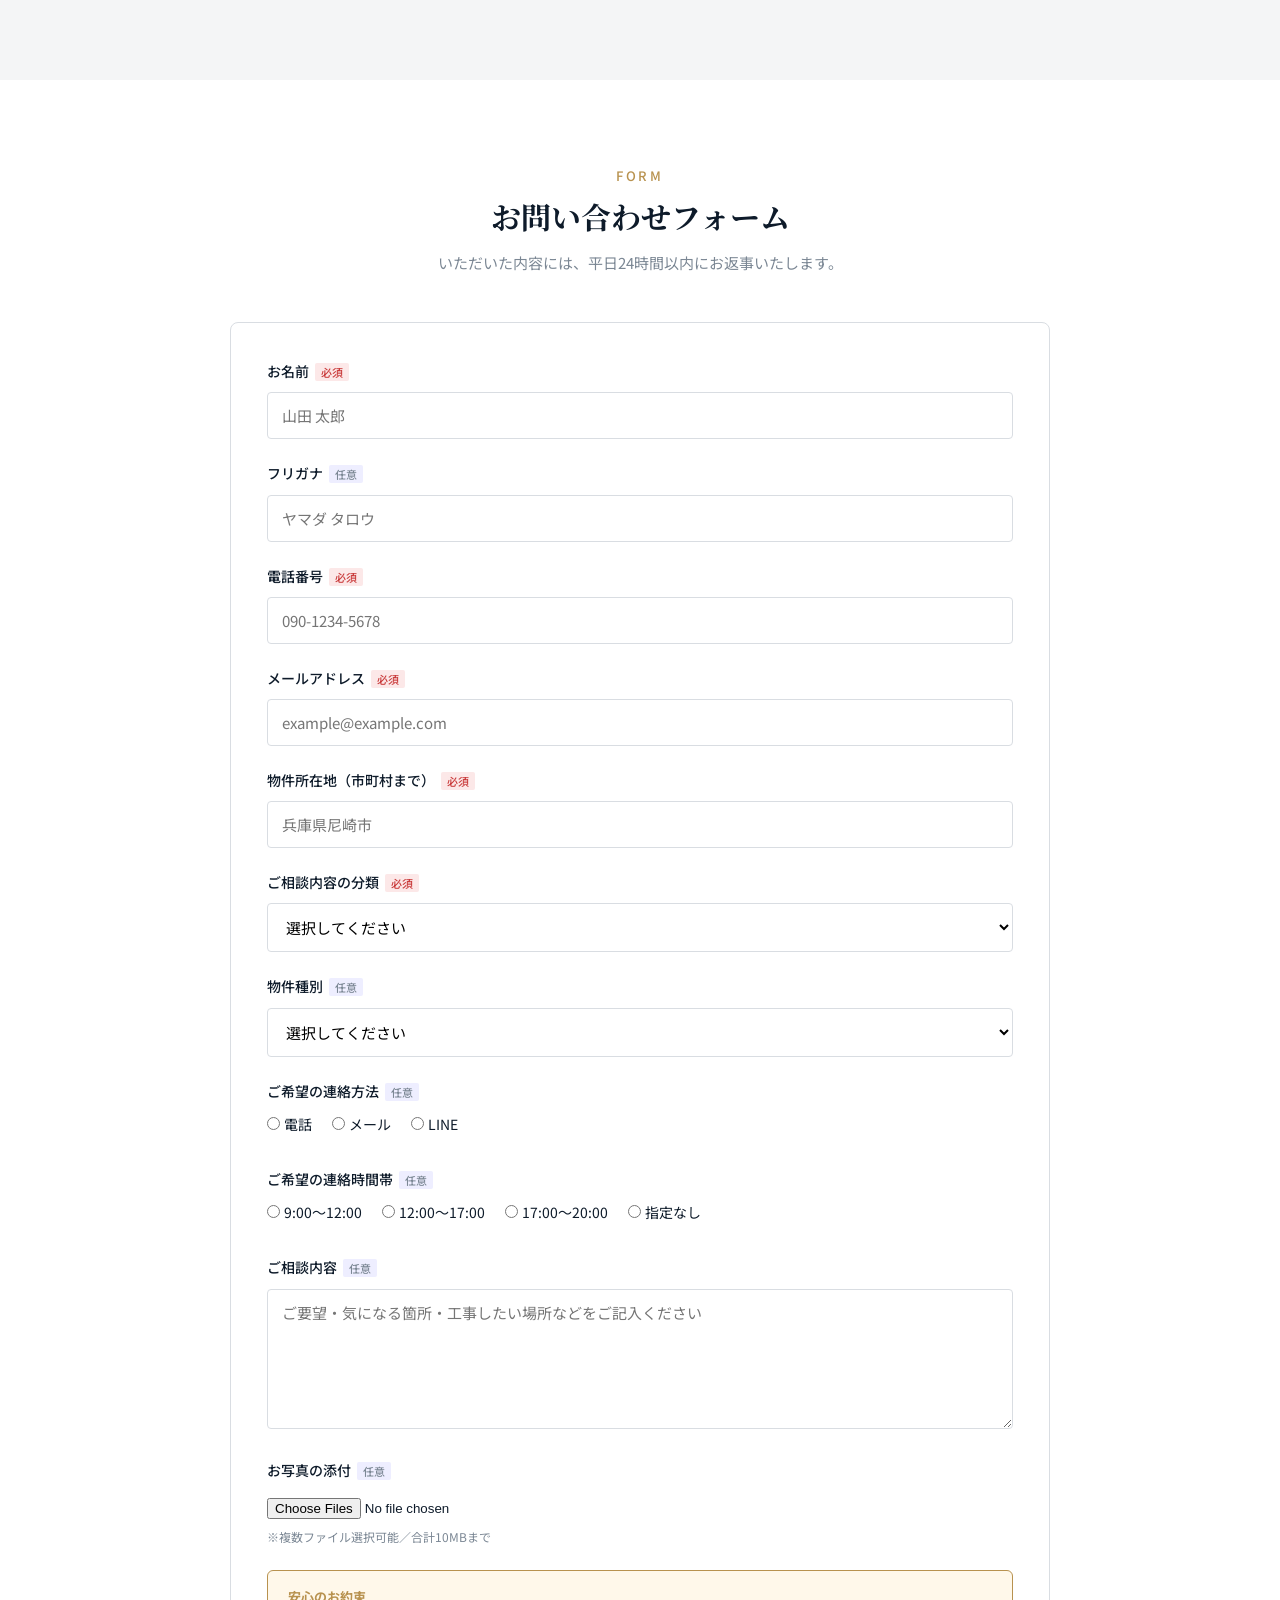
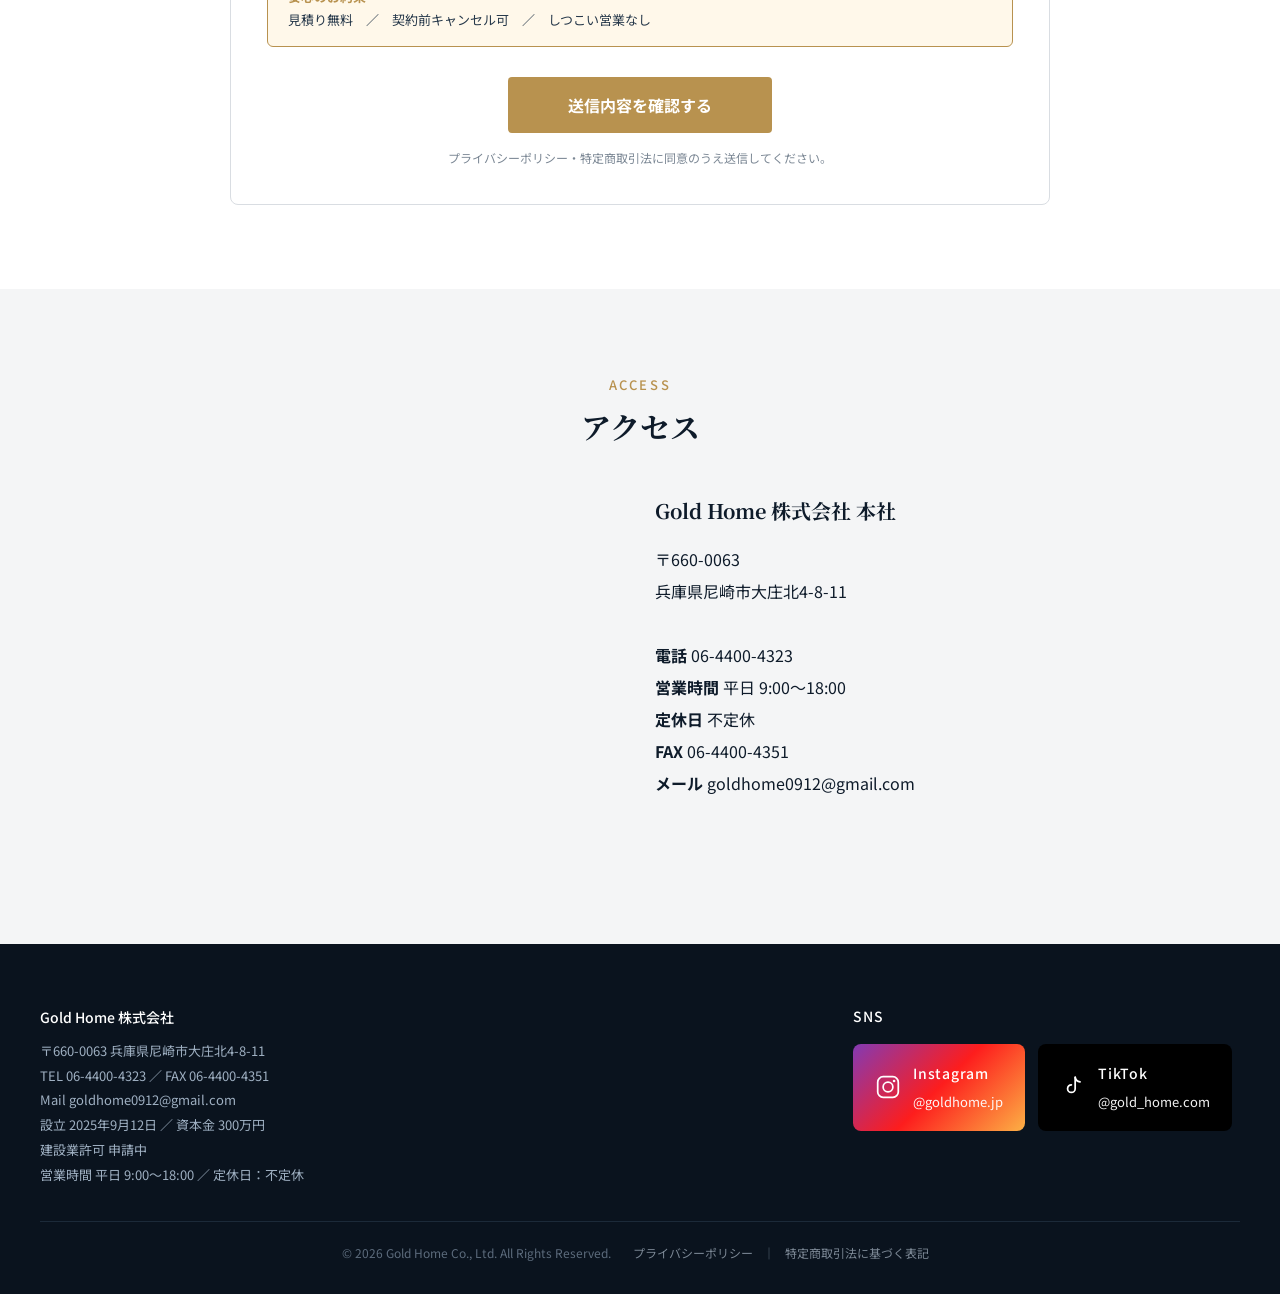
<file: contact.html>
<!DOCTYPE html>
<html lang="ja">
<head>
<meta charset="UTF-8">
<meta name="viewport" content="width=device-width, initial-scale=1.0">
<title>お問い合わせ｜Gold Home株式会社｜無料相談・見積り</title>
<meta name="description" content="Gold Homeへのお問い合わせフォーム。電話・LINE・フォームの3つの方法で無料相談を受け付けています。写真添付にも対応。">
<link rel="preconnect" href="https://fonts.googleapis.com">
<link rel="preconnect" href="https://fonts.gstatic.com" crossorigin>
<link href="https://fonts.googleapis.com/css2?family=Noto+Sans+JP:wght@400;500;700&family=Noto+Serif+JP:wght@500;700&display=swap" rel="stylesheet">
<link rel="stylesheet" href="css/common.css">
<link rel="canonical" href="https://gold-home.github.io/goldhome.hp/contact.html">
<script type="application/ld+json">
{
  "@context":"https://schema.org",
  "@type":"LocalBusiness",
  "@id":"https://gold-home.github.io/goldhome.hp/#organization",
  "name":"Gold Home株式会社",
  "url":"https://gold-home.github.io/goldhome.hp/",
  "telephone":"+81-6-4400-4323",
  "email":"goldhome0912@gmail.com",
  "address":{"@type":"PostalAddress","streetAddress":"大庄北4-8-11","addressLocality":"尼崎市","addressRegion":"兵庫県","postalCode":"660-0063","addressCountry":"JP"},
  "areaServed":["兵庫県","大阪府"],
  "priceRange":"¥¥"
}
</script>
<script type="application/ld+json">
{
  "@context":"https://schema.org",
  "@type":"BreadcrumbList",
  "itemListElement":[
    {"@type":"ListItem","position":1,"name":"ホーム","item":"https://gold-home.github.io/goldhome.hp/"},
    {"@type":"ListItem","position":2,"name":"お問い合わせ","item":"https://gold-home.github.io/goldhome.hp/contact.html"}
  ]
}
</script>
</head>
<body>

<header>
  <div class="wrap nav">
    <a href="index.html" class="logo"><img src="images/01_hero/logo.jpg" alt="Gold Home株式会社"><span class="logo-text">Gold Home</span></a>
    <ul>
      <li><a href="about.html">私たちについて</a></li>
      <li><a href="service.html">サービス</a></li>
      <li><a href="works.html">施工事例</a></li>
      <li><a href="reason.html">選ばれる理由</a></li>
      <li><a href="price.html">料金</a></li>
      <li><a href="faq.html">FAQ</a></li>
      <li><a href="news.html">お知らせ</a></li>
    </ul>
    <div class="right">
      <div class="tel">お電話<b>06-4400-4323</b></div>
      <a class="btn" href="contact.html">無料相談</a>
      <button class="hamburger" aria-label="メニュー">☰</button>
    </div>
  </div>
</header>
<div class="badges"><div class="wrap"><span class="badge">見積り無料</span><span class="badge">契約前キャンセル可</span><span class="badge">しつこい営業なし</span></div></div>

<section class="page-head">
  <div class="wrap">
    <span class="en">CONTACT</span>
    <h1>お問い合わせ・無料相談｜電話・LINE・フォーム受付</h1>
    <p>ご相談・お見積りは無料です。3つの方法からお選びください。</p>
  </div>
</section>

<nav class="crumb"><div class="wrap"><a href="index.html">ホーム</a><span class="sep">›</span><span>お問い合わせ</span></div></nav>

<!-- ===== 3つの相談方法 ===== -->
<section class="blk">
  <div class="wrap">
    <div class="head"><span class="en">METHOD</span><h2 class="serif">3つの相談方法</h2></div>
    <div class="contact-methods">
      <div class="cm">
        <h3>☎ 電話で相談</h3>
        <p>平日 9:00〜18:00</p>
        <div class="big">06-4400-4323</div>
        <a class="btn dk" href="tel:0664004323">今すぐ電話する</a>
      </div>
      <div class="cm">
        <h3>LINE で相談</h3>
        <p>24時間受付・写真送付可</p>
        <div class="big">お気軽に</div>
        <a class="btn line" href="https://lin.ee/wgbpxBG" target="_blank" rel="noopener">LINE で相談する</a>
      </div>
      <div class="cm">
        <h3>✉ フォームで送信</h3>
        <p>写真添付可・自動返信</p>
        <div class="big">下記フォーム</div>
        <a class="btn" href="#form">フォームに移動 →</a>
      </div>
    </div>
  </div>
</section>

<!-- ===== LINE友だち追加 ===== -->
<section class="blk alt">
  <div class="wrap tc">
    <div class="head"><span class="en">LINE</span><h2 class="serif">LINE 公式アカウントが便利です</h2></div>
    <p class="intro-p">
      <b>24時間受付・写真送信可</b>。お困りの箇所を写真で送っていただければ、<br>
      翌営業日にAIを活用した概算お見積りをお返しできます（詳細は現地調査後）。
    </p>
    <div style="max-width:320px;margin:0 auto;background:#fff;border:1px solid var(--line);border-radius:8px;padding:26px">
      <img src="images/07_contact/line_qr.jpg" alt="Gold Home 公式LINE QRコード" style="width:180px;height:180px;object-fit:contain;display:block;margin:0 auto 16px">
      <a class="btn line" href="https://lin.ee/wgbpxBG" target="_blank" rel="noopener" style="width:100%">LINE で友だち追加</a>
    </div>
  </div>
</section>

<!-- ===== フォーム ===== -->
<section class="blk" id="form">
  <div class="wrap">
    <div class="head"><span class="en">FORM</span><h2 class="serif">お問い合わせフォーム</h2><p>いただいた内容には、平日24時間以内にお返事いたします。</p></div>
    <form class="form-wrap" action="#" method="post" enctype="multipart/form-data" onsubmit="alert('送信内容の確認画面はデモです。実装時にサーバーサイド処理を接続します。');return false">
      <div class="form-row">
        <label>お名前<span class="req">必須</span></label>
        <input type="text" name="name" required placeholder="山田 太郎">
      </div>
      <div class="form-row">
        <label>フリガナ<span class="opt">任意</span></label>
        <input type="text" name="kana" placeholder="ヤマダ タロウ">
      </div>
      <div class="form-row">
        <label>電話番号<span class="req">必須</span></label>
        <input type="tel" name="tel" required placeholder="090-1234-5678">
      </div>
      <div class="form-row">
        <label>メールアドレス<span class="req">必須</span></label>
        <input type="email" name="email" required placeholder="example@example.com">
      </div>
      <div class="form-row">
        <label>物件所在地（市町村まで）<span class="req">必須</span></label>
        <input type="text" name="area" required placeholder="兵庫県尼崎市">
      </div>
      <div class="form-row">
        <label>ご相談内容の分類<span class="req">必須</span></label>
        <select name="category" required>
          <option value="">選択してください</option>
          <option>住宅リフォーム</option>
          <option>水回りリフォーム</option>
          <option>店舗内装</option>
          <option>その他</option>
        </select>
      </div>
      <div class="form-row">
        <label>物件種別<span class="opt">任意</span></label>
        <select name="type">
          <option value="">選択してください</option>
          <option>戸建て</option>
          <option>マンション</option>
          <option>店舗</option>
          <option>オフィス</option>
          <option>その他</option>
        </select>
      </div>
      <div class="form-row">
        <label>ご希望の連絡方法<span class="opt">任意</span></label>
        <div class="radios">
          <label><input type="radio" name="method" value="tel">電話</label>
          <label><input type="radio" name="method" value="mail">メール</label>
          <label><input type="radio" name="method" value="line">LINE</label>
        </div>
      </div>
      <div class="form-row">
        <label>ご希望の連絡時間帯<span class="opt">任意</span></label>
        <div class="radios">
          <label><input type="radio" name="time" value="9-12">9:00〜12:00</label>
          <label><input type="radio" name="time" value="12-17">12:00〜17:00</label>
          <label><input type="radio" name="time" value="17-20">17:00〜20:00</label>
          <label><input type="radio" name="time" value="any">指定なし</label>
        </div>
      </div>
      <div class="form-row">
        <label>ご相談内容<span class="opt">任意</span></label>
        <textarea name="message" placeholder="ご要望・気になる箇所・工事したい場所などをご記入ください"></textarea>
      </div>
      <div class="form-row">
        <label>お写真の添付<span class="opt">任意</span></label>
        <input type="file" name="photos" multiple accept="image/*">
        <p style="font-size:12px;color:var(--muted);margin-top:6px">※複数ファイル選択可能／合計10MBまで</p>
      </div>

      <div style="background:#fff8ea;border:1px solid var(--gold);border-radius:6px;padding:14px 20px;font-size:13px;color:var(--ink2);margin-bottom:20px">
        <b style="color:var(--gold)">安心のお約束</b><br>
        見積り無料　／　契約前キャンセル可　／　しつこい営業なし
      </div>

      <div class="form-submit">
        <button type="submit">送信内容を確認する</button>
        <p class="form-note">プライバシーポリシー・特定商取引法に同意のうえ送信してください。</p>
      </div>
    </form>
  </div>
</section>

<!-- ===== 地図 ===== -->
<section class="blk alt">
  <div class="wrap">
    <div class="head"><span class="en">ACCESS</span><h2 class="serif">アクセス</h2></div>
    <div class="grid2">
      <div>
        <iframe src="https://www.google.com/maps?q=%E5%85%B5%E5%BA%AB%E7%9C%8C%E5%B0%BC%E5%B4%8E%E5%B8%82%E5%A4%A7%E5%BA%84%E5%8C%974-8-11&output=embed" width="100%" height="360" style="border:0;border-radius:6px" allowfullscreen loading="lazy"></iframe>
      </div>
      <div>
        <h3 class="serif" style="font-size:20px;margin-bottom:14px">Gold Home 株式会社 本社</h3>
        <p style="line-height:2">〒660-0063<br>兵庫県尼崎市大庄北4-8-11<br><br>
          <b>電話</b> 06-4400-4323<br>
          <b>営業時間</b> 平日 9:00〜18:00<br>
          <b>定休日</b> 不定休<br>
          <b>FAX</b> 06-4400-4351<br>
          <b>メール</b> goldhome0912@gmail.com
        </p>
      </div>
    </div>
  </div>
</section>

<footer>
  <div class="wrap">
    <div class="fcols">
      <div class="co">
        <b>Gold Home 株式会社</b>
        〒660-0063 兵庫県尼崎市大庄北4-8-11<br>
        TEL 06-4400-4323 ／ FAX 06-4400-4351<br>
        Mail goldhome0912@gmail.com<br>
        設立 2025年9月12日 ／ 資本金 300万円<br>
        建設業許可 申請中<br>
        営業時間 平日 9:00〜18:00 ／ 定休日：不定休
      </div>
      <div>
        <span class="fh-title">SNS</span>
        <a href="https://www.instagram.com/goldhome.jp/" target="_blank" rel="noopener" class="ig-link">
          <svg class="ig-icon" viewBox="0 0 24 24" fill="none" xmlns="http://www.w3.org/2000/svg" aria-hidden="true">
            <rect x="2.5" y="2.5" width="19" height="19" rx="5" stroke="#fff" stroke-width="1.6"/>
            <circle cx="12" cy="12" r="4.5" stroke="#fff" stroke-width="1.6"/>
            <circle cx="17.6" cy="6.4" r="1.2" fill="#fff"/>
          </svg>
          <div>
            <b>Instagram</b>
            <span class="handle">@goldhome.jp</span>
          </div>
        </a>
        <a href="https://www.tiktok.com/@gold_home.com" target="_blank" rel="noopener" class="tk-link">
          <svg class="tk-icon" viewBox="0 0 24 24" fill="none" xmlns="http://www.w3.org/2000/svg" aria-hidden="true">
            <path d="M14 3v10.5a3.5 3.5 0 1 1-3.5-3.5" stroke="#fff" stroke-width="1.6" stroke-linecap="round" stroke-linejoin="round"/>
            <path d="M14 3c.4 2.3 2.2 4 4.5 4.2" stroke="#fff" stroke-width="1.6" stroke-linecap="round" stroke-linejoin="round"/>
          </svg>
          <div>
            <b>TikTok</b>
            <span class="handle">@gold_home.com</span>
          </div>
        </a>
      </div>
    </div>
    <div class="copy">© 2026 Gold Home Co., Ltd. All Rights Reserved.　<a href="privacy.html">プライバシーポリシー</a>｜<a href="tokutei.html">特定商取引法に基づく表記</a></div>
  </div>
</footer>

<div class="mobile-cta"><div class="row"><a href="tel:0664004323"><b>☎</b>電話</a><a href="https://lin.ee/wgbpxBG" class="line" target="_blank" rel="noopener"><b>L</b>LINE</a><a href="contact.html" class="form"><b>✉</b>フォーム</a></div></div>

</body>
</html>
</file>
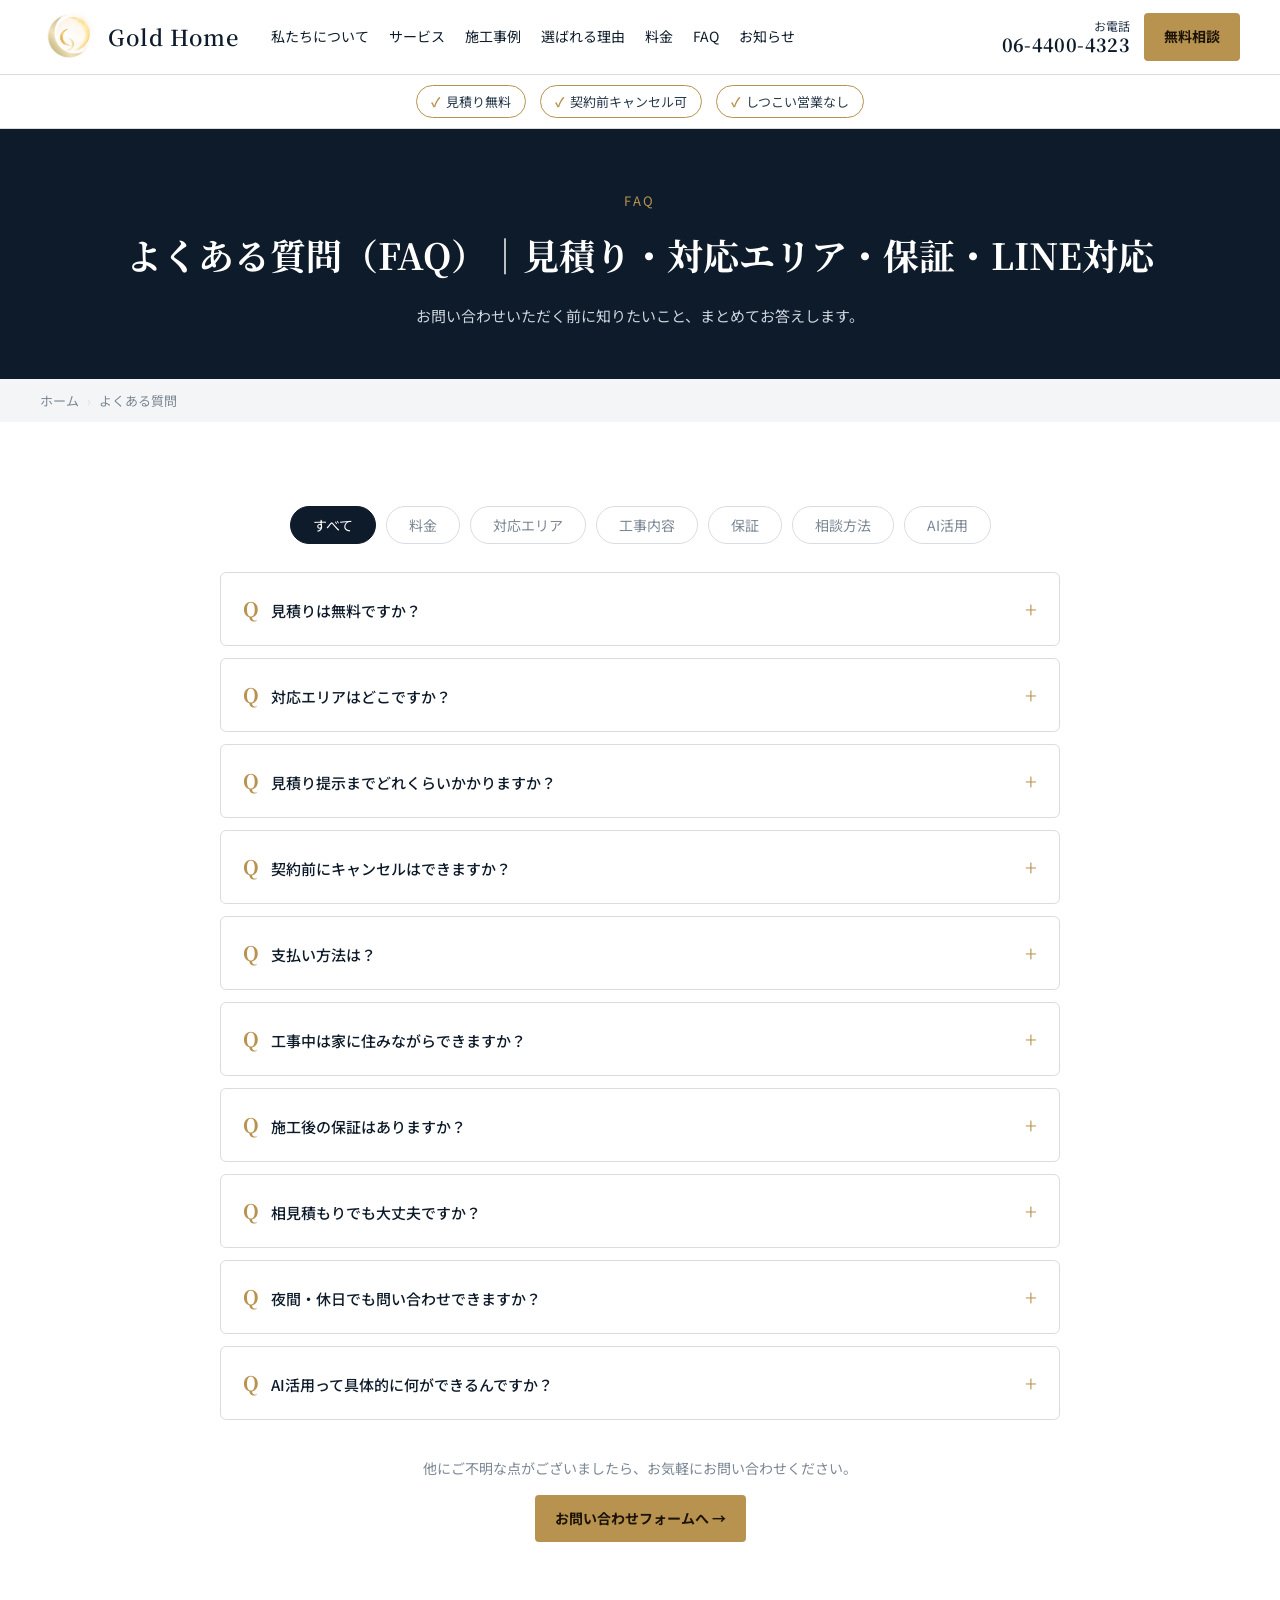
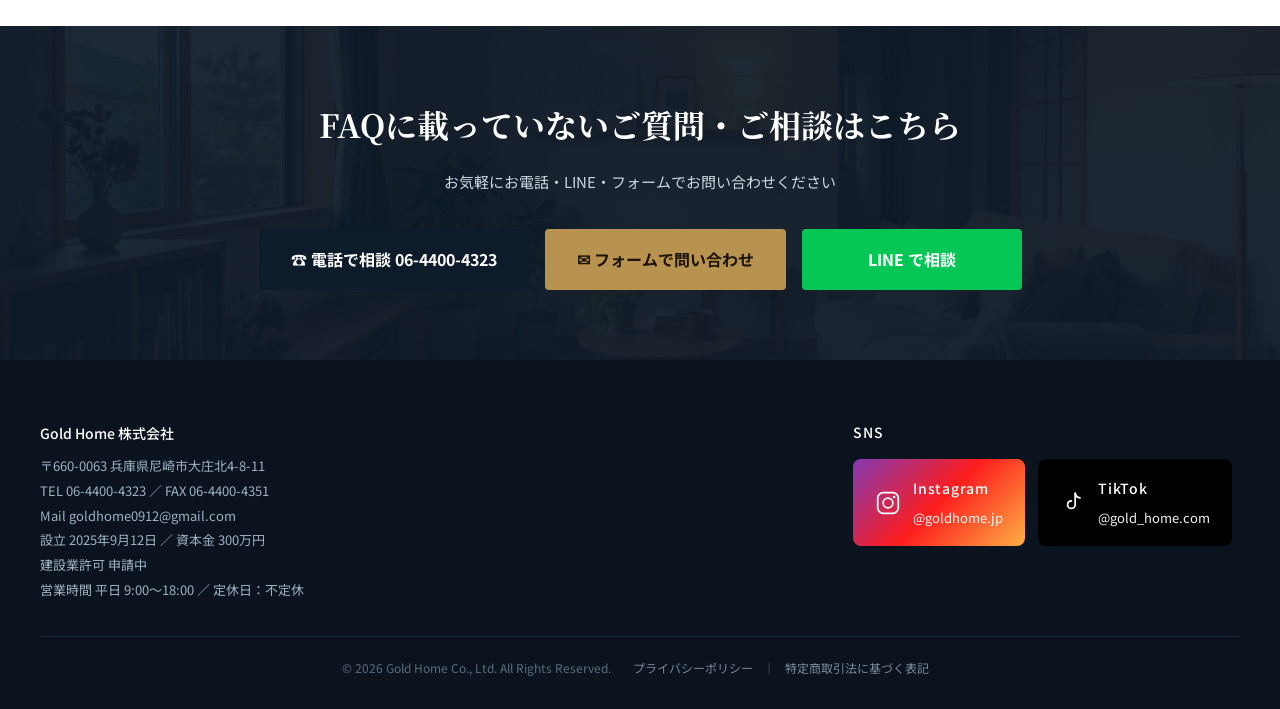
<file: faq.html>
<!DOCTYPE html>
<html lang="ja">
<head>
<meta charset="UTF-8">
<meta name="viewport" content="width=device-width, initial-scale=1.0">
<title>よくある質問（FAQ）｜Gold Home株式会社</title>
<meta name="description" content="Gold Homeへよくお寄せいただく質問。見積り・対応エリア・保証・支払方法・工事中の生活・LINE対応など、リフォーム前の疑問に先回りしてお答えします。">
<link rel="preconnect" href="https://fonts.googleapis.com">
<link rel="preconnect" href="https://fonts.gstatic.com" crossorigin>
<link href="https://fonts.googleapis.com/css2?family=Noto+Sans+JP:wght@400;500;700&family=Noto+Serif+JP:wght@500;700&display=swap" rel="stylesheet">
<link rel="stylesheet" href="css/common.css">
<link rel="canonical" href="https://gold-home.github.io/goldhome.hp/faq.html">
<script type="application/ld+json">
{
  "@context":"https://schema.org",
  "@type":"LocalBusiness",
  "@id":"https://gold-home.github.io/goldhome.hp/#organization",
  "name":"Gold Home株式会社",
  "url":"https://gold-home.github.io/goldhome.hp/",
  "telephone":"+81-6-4400-4323",
  "email":"goldhome0912@gmail.com",
  "address":{"@type":"PostalAddress","streetAddress":"大庄北4-8-11","addressLocality":"尼崎市","addressRegion":"兵庫県","postalCode":"660-0063","addressCountry":"JP"},
  "areaServed":["兵庫県","大阪府"],
  "priceRange":"¥¥"
}
</script>
<script type="application/ld+json">
{
  "@context":"https://schema.org",
  "@type":"BreadcrumbList",
  "itemListElement":[
    {"@type":"ListItem","position":1,"name":"ホーム","item":"https://gold-home.github.io/goldhome.hp/"},
    {"@type":"ListItem","position":2,"name":"よくある質問","item":"https://gold-home.github.io/goldhome.hp/faq.html"}
  ]
}
</script>
<style>details.faq.hidden{display:none}</style>
<script type="application/ld+json">
{
  "@context":"https://schema.org",
  "@type":"FAQPage",
  "mainEntity":[
    {"@type":"Question","name":"見積りは無料ですか？","acceptedAnswer":{"@type":"Answer","text":"はい、お見積り・現地調査ともに無料です。契約前のご相談・見積り依頼は何度でも無料で承ります。しつこい営業も一切いたしません。"}},
    {"@type":"Question","name":"対応エリアはどこですか？","acceptedAnswer":{"@type":"Answer","text":"兵庫県阪神間（尼崎市・西宮市・芦屋市・伊丹市・宝塚市・神戸市東部）と大阪府全域を主要エリアとして対応しています。本社（尼崎市）から車で1時間半圏内が目安です。"}},
    {"@type":"Question","name":"見積り提示までどれくらいかかりますか？","acceptedAnswer":{"@type":"Answer","text":"現地調査から3〜7日以内に、お見積書とプランをご提示します。大規模なリノベーションの場合は、それ以上お時間をいただくこともあります。"}},
    {"@type":"Question","name":"契約前にキャンセルはできますか？","acceptedAnswer":{"@type":"Answer","text":"はい、契約前のキャンセルは何度でも可能です。お見積り・プランをじっくり比較検討ください。相見積もりも大歓迎です。"}},
    {"@type":"Question","name":"支払い方法は？","acceptedAnswer":{"@type":"Answer","text":"お振込みでのお支払いが基本です。工事内容・規模に応じて、着手金・中間金・完了金の分割払いにも対応しています。"}},
    {"@type":"Question","name":"工事中は家に住みながらできますか？","acceptedAnswer":{"@type":"Answer","text":"工事内容によります。部分リフォーム・水回りのみの工事なら、住みながらの施工が可能です。フルリノベーションの場合は、仮住まいをおすすめすることがあります。"}},
    {"@type":"Question","name":"施工後の保証はありますか？","acceptedAnswer":{"@type":"Answer","text":"はい、業界標準のアフター保証をご用意しています。クロス・床材は1年間、水回り設備は2年間の施工保証、メーカー保証は各社の内容に準じます。定期点検も実施しています。"}},
    {"@type":"Question","name":"相見積もりでも大丈夫ですか？","acceptedAnswer":{"@type":"Answer","text":"はい、大歓迎です。他社様との比較検討は、お客様にとっても大切なプロセスです。金額だけでなく、提案内容・アフターも含めてご検討ください。"}},
    {"@type":"Question","name":"夜間・休日でも問い合わせできますか？","acceptedAnswer":{"@type":"Answer","text":"はい、LINE公式アカウントは24時間受付しています。夜間・休日にお送りいただいた内容は、翌営業日に順次対応いたします。写真の送付にも対応しています。"}},
    {"@type":"Question","name":"AI活用って具体的に何ができるんですか？","acceptedAnswer":{"@type":"Answer","text":"Gold Home では、AI を活用したスピーディな対応を進めています。例えば、LINE でお写真を送っていただくと、翌日に概算お見積りをお返しするような対応も可能です。もちろん正式な見積りは現地調査後になります。"}}
  ]
}
</script>
</head>
<body>

<header>
  <div class="wrap nav">
    <a href="index.html" class="logo"><img src="images/01_hero/logo.jpg" alt="Gold Home株式会社"><span class="logo-text">Gold Home</span></a>
    <ul>
      <li><a href="about.html">私たちについて</a></li>
      <li><a href="service.html">サービス</a></li>
      <li><a href="works.html">施工事例</a></li>
      <li><a href="reason.html">選ばれる理由</a></li>
      <li><a href="price.html">料金</a></li>
      <li><a href="faq.html">FAQ</a></li>
      <li><a href="news.html">お知らせ</a></li>
    </ul>
    <div class="right">
      <div class="tel">お電話<b>06-4400-4323</b></div>
      <a class="btn" href="contact.html">無料相談</a>
      <button class="hamburger" aria-label="メニュー">☰</button>
    </div>
  </div>
</header>
<div class="badges"><div class="wrap"><span class="badge">見積り無料</span><span class="badge">契約前キャンセル可</span><span class="badge">しつこい営業なし</span></div></div>

<section class="page-head">
  <div class="wrap">
    <span class="en">FAQ</span>
    <h1>よくある質問（FAQ）｜見積り・対応エリア・保証・LINE対応</h1>
    <p>お問い合わせいただく前に知りたいこと、まとめてお答えします。</p>
  </div>
</section>

<nav class="crumb"><div class="wrap"><a href="index.html">ホーム</a><span class="sep">›</span><span>よくある質問</span></div></nav>

<section class="blk">
  <div class="wrap">
    <div class="tabs" id="faqFilter">
      <button class="on" data-filter="all">すべて</button>
      <button data-filter="price">料金</button>
      <button data-filter="area">対応エリア</button>
      <button data-filter="work">工事内容</button>
      <button data-filter="warranty">保証</button>
      <button data-filter="method">相談方法</button>
      <button data-filter="ai">AI活用</button>
    </div>

    <div class="faq-list">
      <details class="faq" data-cat="price">
        <summary>見積りは無料ですか？</summary>
        <div class="a">はい、お見積り・現地調査ともに無料です。契約前のご相談・見積り依頼は何度でも無料で承ります。しつこい営業も一切いたしません。</div>
      </details>
      <details class="faq" data-cat="area">
        <summary>対応エリアはどこですか？</summary>
        <div class="a">兵庫県阪神間（尼崎市・西宮市・芦屋市・伊丹市・宝塚市・神戸市東部）と大阪府全域を主要エリアとして対応しています。本社（尼崎市）から車で1時間半圏内が目安です。上記以外のエリアもご相談ください。</div>
      </details>
      <details class="faq" data-cat="price">
        <summary>見積り提示までどれくらいかかりますか？</summary>
        <div class="a">現地調査から3〜7日以内に、お見積書とプランをご提示します。大規模なリノベーションの場合は、それ以上お時間をいただくこともあります。</div>
      </details>
      <details class="faq" data-cat="price">
        <summary>契約前にキャンセルはできますか？</summary>
        <div class="a">はい、契約前のキャンセルは何度でも可能です。お見積り・プランをじっくり比較検討ください。相見積もりも大歓迎です。</div>
      </details>
      <details class="faq" data-cat="price">
        <summary>支払い方法は？</summary>
        <div class="a">お振込みでのお支払いが基本です。工事内容・規模に応じて、着手金・中間金・完了金の分割払いにも対応しています。詳細はご契約時にご案内します。</div>
      </details>
      <details class="faq" data-cat="work">
        <summary>工事中は家に住みながらできますか？</summary>
        <div class="a">工事内容によります。部分リフォーム・水回りのみの工事なら、住みながらの施工が可能です。フルリノベーションの場合は、仮住まいをおすすめすることがあります。ヒアリングの際にご相談ください。</div>
      </details>
      <details class="faq" data-cat="warranty">
        <summary>施工後の保証はありますか？</summary>
        <div class="a">はい、業界標準のアフター保証をご用意しています。クロス・床材は1年間、水回り設備は2年間の施工保証、メーカー保証は各社の内容に準じます。定期点検も実施しています。</div>
      </details>
      <details class="faq" data-cat="price">
        <summary>相見積もりでも大丈夫ですか？</summary>
        <div class="a">はい、大歓迎です。他社様との比較検討は、お客様にとっても大切なプロセスです。金額だけでなく、提案内容・アフターも含めてご検討ください。</div>
      </details>
      <details class="faq" data-cat="method ai">
        <summary>夜間・休日でも問い合わせできますか？</summary>
        <div class="a">はい、<b>LINE 公式アカウントは24時間受付</b>しています。夜間・休日にお送りいただいた内容は、翌営業日に順次対応いたします。写真の送付にも対応していますので、気軽にお使いください。</div>
      </details>
      <details class="faq" data-cat="ai">
        <summary>AI活用って具体的に何ができるんですか？</summary>
        <div class="a">Gold Home では、AI を活用したスピーディな対応を進めています。例えば、<b>LINE でお写真を送っていただくと、翌日に概算お見積りをお返しする</b>ような対応も可能です。もちろん正式な見積りは現地調査後になりますが、初期の目安をすぐお伝えできます。ブログの情報発信も AI を活用して更新頻度を上げています。</div>
      </details>
    </div>

    <p style="text-align:center;margin-top:36px;color:var(--muted);font-size:14px">
      他にご不明な点がございましたら、お気軽にお問い合わせください。
    </p>
    <div class="tc" style="margin-top:14px">
      <a class="btn" href="contact.html">お問い合わせフォームへ →</a>
    </div>
  </div>
</section>

<section class="cta-block">
  <div class="bg" style="background-image:url('images/07_contact/contact_CTAブロック背景.jpg')"></div>
  <div class="wrap">
    <h2>FAQに載っていないご質問・ご相談はこちら</h2>
    <p class="sub">お気軽にお電話・LINE・フォームでお問い合わせください</p>
    <div class="row">
      <a class="btn dk lg" href="tel:0664004323">☎ 電話で相談 06-4400-4323</a>
      <a class="btn lg" href="contact.html">✉ フォームで問い合わせ</a>
      <a class="btn line lg" href="https://lin.ee/wgbpxBG" target="_blank" rel="noopener">LINE で相談</a>
    </div>
  </div>
</section>

<footer>
  <div class="wrap">
    <div class="fcols">
      <div class="co">
        <b>Gold Home 株式会社</b>
        〒660-0063 兵庫県尼崎市大庄北4-8-11<br>
        TEL 06-4400-4323 ／ FAX 06-4400-4351<br>
        Mail goldhome0912@gmail.com<br>
        設立 2025年9月12日 ／ 資本金 300万円<br>
        建設業許可 申請中<br>
        営業時間 平日 9:00〜18:00 ／ 定休日：不定休
      </div>
      <div>
        <span class="fh-title">SNS</span>
        <a href="https://www.instagram.com/goldhome.jp/" target="_blank" rel="noopener" class="ig-link">
          <svg class="ig-icon" viewBox="0 0 24 24" fill="none" xmlns="http://www.w3.org/2000/svg" aria-hidden="true">
            <rect x="2.5" y="2.5" width="19" height="19" rx="5" stroke="#fff" stroke-width="1.6"/>
            <circle cx="12" cy="12" r="4.5" stroke="#fff" stroke-width="1.6"/>
            <circle cx="17.6" cy="6.4" r="1.2" fill="#fff"/>
          </svg>
          <div>
            <b>Instagram</b>
            <span class="handle">@goldhome.jp</span>
          </div>
        </a>
        <a href="https://www.tiktok.com/@gold_home.com" target="_blank" rel="noopener" class="tk-link">
          <svg class="tk-icon" viewBox="0 0 24 24" fill="none" xmlns="http://www.w3.org/2000/svg" aria-hidden="true">
            <path d="M14 3v10.5a3.5 3.5 0 1 1-3.5-3.5" stroke="#fff" stroke-width="1.6" stroke-linecap="round" stroke-linejoin="round"/>
            <path d="M14 3c.4 2.3 2.2 4 4.5 4.2" stroke="#fff" stroke-width="1.6" stroke-linecap="round" stroke-linejoin="round"/>
          </svg>
          <div>
            <b>TikTok</b>
            <span class="handle">@gold_home.com</span>
          </div>
        </a>
      </div>
    </div>
    <div class="copy">© 2026 Gold Home Co., Ltd. All Rights Reserved.　<a href="privacy.html">プライバシーポリシー</a>｜<a href="tokutei.html">特定商取引法に基づく表記</a></div>
  </div>
</footer>

<div class="mobile-cta"><div class="row"><a href="tel:0664004323"><b>☎</b>電話</a><a href="https://lin.ee/wgbpxBG" class="line" target="_blank" rel="noopener"><b>L</b>LINE</a><a href="contact.html" class="form"><b>✉</b>フォーム</a></div></div>

<script>
document.querySelectorAll('#faqFilter button').forEach(btn => {
  btn.addEventListener('click', () => {
    document.querySelectorAll('#faqFilter button').forEach(b => b.classList.remove('on'));
    btn.classList.add('on');
    const f = btn.dataset.filter;
    document.querySelectorAll('.faq-list details').forEach(d => {
      const cats = (d.dataset.cat || '').split(' ');
      d.classList.toggle('hidden', !(f === 'all' || cats.includes(f)));
    });
  });
});
</script>
</body>
</html>
</file>
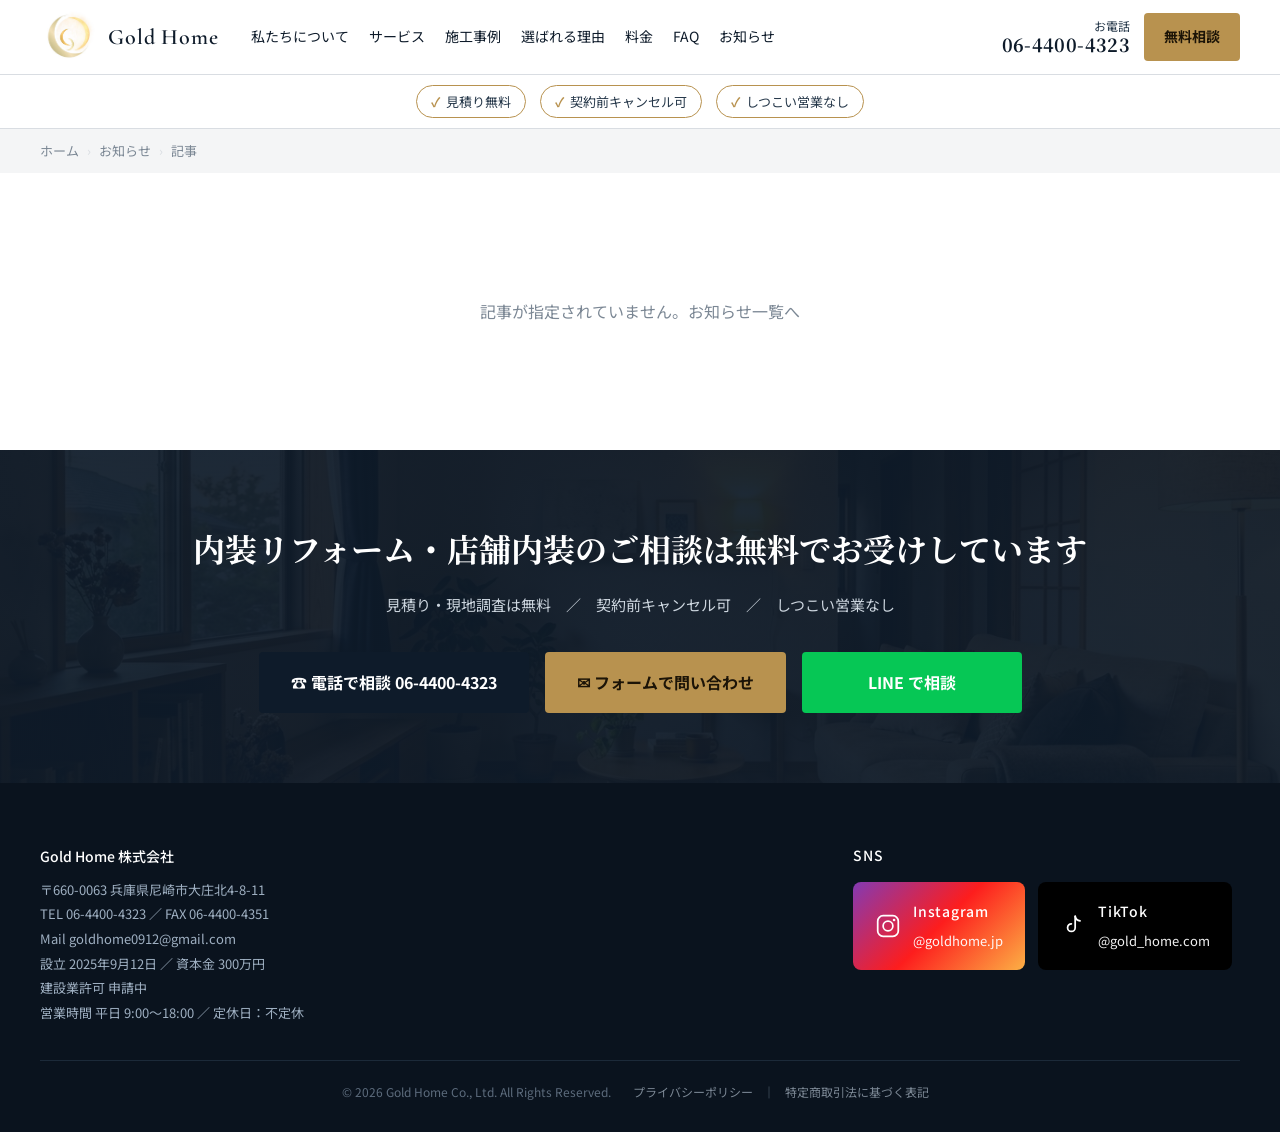
<file: news-detail.html>
<!DOCTYPE html>
<html lang="ja">
<head>
<meta charset="UTF-8">
<meta name="viewport" content="width=device-width, initial-scale=1.0">
<title>お知らせ｜Gold Home株式会社</title>
<meta name="description" content="Gold Home株式会社からのお知らせ詳細ページ。">
<link rel="preconnect" href="https://fonts.googleapis.com">
<link rel="preconnect" href="https://fonts.gstatic.com" crossorigin>
<link href="https://fonts.googleapis.com/css2?family=Cormorant+Garamond:wght@500;600&family=Noto+Sans+JP:wght@400;500;700&family=Noto+Serif+JP:wght@500;700&display=swap" rel="stylesheet">
<link rel="stylesheet" href="css/common.css">
</head>
<body>

<header>
  <div class="wrap nav">
    <a href="index.html" class="logo"><img src="images/01_hero/logo.jpg" alt="Gold Home株式会社"><span class="logo-text">Gold Home</span></a>
    <ul>
      <li><a href="about.html">私たちについて</a></li>
      <li><a href="service.html">サービス</a></li>
      <li><a href="works.html">施工事例</a></li>
      <li><a href="reason.html">選ばれる理由</a></li>
      <li><a href="price.html">料金</a></li>
      <li><a href="faq.html">FAQ</a></li>
      <li><a href="news.html">お知らせ</a></li>
    </ul>
    <div class="right">
      <div class="tel">お電話<b>06-4400-4323</b></div>
      <a class="btn" href="contact.html">無料相談</a>
      <button class="hamburger" aria-label="メニュー">☰</button>
    </div>
  </div>
</header>
<div class="badges"><div class="wrap"><span class="badge">見積り無料</span><span class="badge">契約前キャンセル可</span><span class="badge">しつこい営業なし</span></div></div>

<nav class="crumb"><div class="wrap"><a href="index.html">ホーム</a><span class="sep">›</span><a href="news.html">お知らせ</a><span class="sep">›</span><span>記事</span></div></nav>

<section class="blk">
  <div class="wrap">
    <article id="news-detail" class="news-article">
      <p class="news-empty">読み込み中…</p>
    </article>
  </div>
</section>

<section class="cta-block">
  <div class="bg" style="background-image:url('images/07_contact/contact_CTAブロック背景.jpg')"></div>
  <div class="wrap">
    <h2>内装リフォーム・店舗内装のご相談は無料でお受けしています</h2>
    <p class="sub">見積り・現地調査は無料　／　契約前キャンセル可　／　しつこい営業なし</p>
    <div class="row">
      <a class="btn dk lg" href="tel:0664004323">☎ 電話で相談 06-4400-4323</a>
      <a class="btn lg" href="contact.html">✉ フォームで問い合わせ</a>
      <a class="btn line lg" href="https://lin.ee/wgbpxBG" target="_blank" rel="noopener">LINE で相談</a>
    </div>
  </div>
</section>

<footer>
  <div class="wrap">
    <div class="fcols">
      <div class="co">
        <b>Gold Home 株式会社</b>
        〒660-0063 兵庫県尼崎市大庄北4-8-11<br>
        TEL 06-4400-4323 ／ FAX 06-4400-4351<br>
        Mail goldhome0912@gmail.com<br>
        設立 2025年9月12日 ／ 資本金 300万円<br>
        建設業許可 申請中<br>
        営業時間 平日 9:00〜18:00 ／ 定休日：不定休
      </div>
      <div>
        <span class="fh-title">SNS</span>
        <a href="https://www.instagram.com/goldhome.jp/" target="_blank" rel="noopener" class="ig-link">
          <svg class="ig-icon" viewBox="0 0 24 24" fill="none" xmlns="http://www.w3.org/2000/svg" aria-hidden="true">
            <rect x="2.5" y="2.5" width="19" height="19" rx="5" stroke="#fff" stroke-width="1.6"/>
            <circle cx="12" cy="12" r="4.5" stroke="#fff" stroke-width="1.6"/>
            <circle cx="17.6" cy="6.4" r="1.2" fill="#fff"/>
          </svg>
          <div>
            <b>Instagram</b>
            <span class="handle">@goldhome.jp</span>
          </div>
        </a>
        <a href="https://www.tiktok.com/@gold_home.com" target="_blank" rel="noopener" class="tk-link">
          <svg class="tk-icon" viewBox="0 0 24 24" fill="none" xmlns="http://www.w3.org/2000/svg" aria-hidden="true">
            <path d="M14 3v10.5a3.5 3.5 0 1 1-3.5-3.5" stroke="#fff" stroke-width="1.6" stroke-linecap="round" stroke-linejoin="round"/>
            <path d="M14 3c.4 2.3 2.2 4 4.5 4.2" stroke="#fff" stroke-width="1.6" stroke-linecap="round" stroke-linejoin="round"/>
          </svg>
          <div>
            <b>TikTok</b>
            <span class="handle">@gold_home.com</span>
          </div>
        </a>
      </div>
    </div>
    <div class="copy">© 2026 Gold Home Co., Ltd. All Rights Reserved.　<a href="privacy.html">プライバシーポリシー</a>｜<a href="tokutei.html">特定商取引法に基づく表記</a></div>
  </div>
</footer>

<div class="mobile-cta"><div class="row"><a href="tel:0664004323"><b>☎</b>電話</a><a href="https://lin.ee/wgbpxBG" class="line" target="_blank" rel="noopener"><b>L</b>LINE</a><a href="contact.html" class="form"><b>✉</b>フォーム</a></div></div>

<script src="scripts/news.js"></script>
<script>GoldHomeNews.renderDetail(document.getElementById('news-detail'));</script>

</body>
</html>
</file>
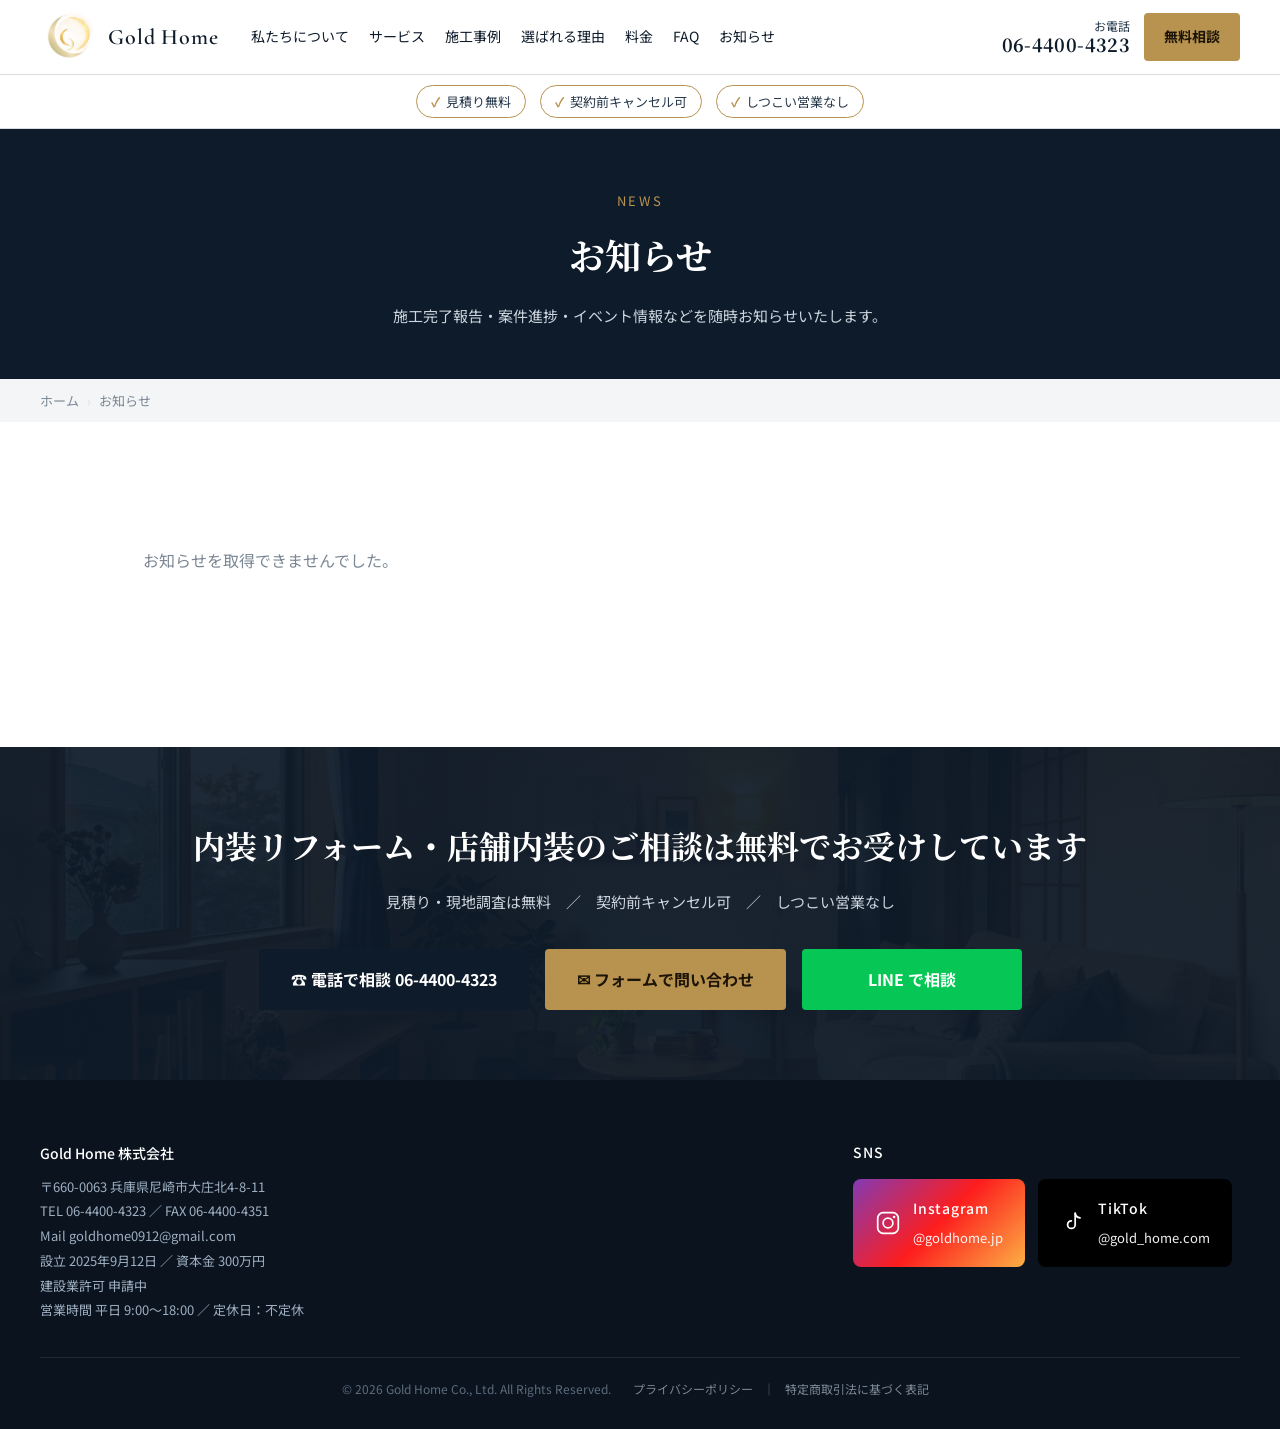
<file: news.html>
<!DOCTYPE html>
<html lang="ja">
<head>
<meta charset="UTF-8">
<meta name="viewport" content="width=device-width, initial-scale=1.0">
<title>お知らせ｜Gold Home株式会社</title>
<meta name="description" content="Gold Home株式会社からのお知らせ・施工報告・イベント情報などを掲載しています。">
<link rel="preconnect" href="https://fonts.googleapis.com">
<link rel="preconnect" href="https://fonts.gstatic.com" crossorigin>
<link href="https://fonts.googleapis.com/css2?family=Cormorant+Garamond:wght@500;600&family=Noto+Sans+JP:wght@400;500;700&family=Noto+Serif+JP:wght@500;700&display=swap" rel="stylesheet">
<link rel="stylesheet" href="css/common.css">
<link rel="canonical" href="https://gold-home.github.io/goldhome.hp/news.html">
</head>
<body>

<header>
  <div class="wrap nav">
    <a href="index.html" class="logo"><img src="images/01_hero/logo.jpg" alt="Gold Home株式会社"><span class="logo-text">Gold Home</span></a>
    <ul>
      <li><a href="about.html">私たちについて</a></li>
      <li><a href="service.html">サービス</a></li>
      <li><a href="works.html">施工事例</a></li>
      <li><a href="reason.html">選ばれる理由</a></li>
      <li><a href="price.html">料金</a></li>
      <li><a href="faq.html">FAQ</a></li>
      <li><a href="news.html">お知らせ</a></li>
    </ul>
    <div class="right">
      <div class="tel">お電話<b>06-4400-4323</b></div>
      <a class="btn" href="contact.html">無料相談</a>
      <button class="hamburger" aria-label="メニュー">☰</button>
    </div>
  </div>
</header>
<div class="badges"><div class="wrap"><span class="badge">見積り無料</span><span class="badge">契約前キャンセル可</span><span class="badge">しつこい営業なし</span></div></div>

<section class="page-head">
  <div class="wrap">
    <span class="en">NEWS</span>
    <h1>お知らせ</h1>
    <p>施工完了報告・案件進捗・イベント情報などを随時お知らせいたします。</p>
  </div>
</section>

<nav class="crumb"><div class="wrap"><a href="index.html">ホーム</a><span class="sep">›</span><span>お知らせ</span></div></nav>

<section class="blk">
  <div class="wrap">
    <div id="news-list" class="news-grid">
      <p class="news-empty">読み込み中…</p>
    </div>
    <nav id="news-pager" class="news-pager" aria-label="ページ送り"></nav>
  </div>
</section>

<section class="cta-block">
  <div class="bg" style="background-image:url('images/07_contact/contact_CTAブロック背景.jpg')"></div>
  <div class="wrap">
    <h2>内装リフォーム・店舗内装のご相談は無料でお受けしています</h2>
    <p class="sub">見積り・現地調査は無料　／　契約前キャンセル可　／　しつこい営業なし</p>
    <div class="row">
      <a class="btn dk lg" href="tel:0664004323">☎ 電話で相談 06-4400-4323</a>
      <a class="btn lg" href="contact.html">✉ フォームで問い合わせ</a>
      <a class="btn line lg" href="https://lin.ee/wgbpxBG" target="_blank" rel="noopener">LINE で相談</a>
    </div>
  </div>
</section>

<footer>
  <div class="wrap">
    <div class="fcols">
      <div class="co">
        <b>Gold Home 株式会社</b>
        〒660-0063 兵庫県尼崎市大庄北4-8-11<br>
        TEL 06-4400-4323 ／ FAX 06-4400-4351<br>
        Mail goldhome0912@gmail.com<br>
        設立 2025年9月12日 ／ 資本金 300万円<br>
        建設業許可 申請中<br>
        営業時間 平日 9:00〜18:00 ／ 定休日：不定休
      </div>
      <div>
        <span class="fh-title">SNS</span>
        <a href="https://www.instagram.com/goldhome.jp/" target="_blank" rel="noopener" class="ig-link">
          <svg class="ig-icon" viewBox="0 0 24 24" fill="none" xmlns="http://www.w3.org/2000/svg" aria-hidden="true">
            <rect x="2.5" y="2.5" width="19" height="19" rx="5" stroke="#fff" stroke-width="1.6"/>
            <circle cx="12" cy="12" r="4.5" stroke="#fff" stroke-width="1.6"/>
            <circle cx="17.6" cy="6.4" r="1.2" fill="#fff"/>
          </svg>
          <div>
            <b>Instagram</b>
            <span class="handle">@goldhome.jp</span>
          </div>
        </a>
        <a href="https://www.tiktok.com/@gold_home.com" target="_blank" rel="noopener" class="tk-link">
          <svg class="tk-icon" viewBox="0 0 24 24" fill="none" xmlns="http://www.w3.org/2000/svg" aria-hidden="true">
            <path d="M14 3v10.5a3.5 3.5 0 1 1-3.5-3.5" stroke="#fff" stroke-width="1.6" stroke-linecap="round" stroke-linejoin="round"/>
            <path d="M14 3c.4 2.3 2.2 4 4.5 4.2" stroke="#fff" stroke-width="1.6" stroke-linecap="round" stroke-linejoin="round"/>
          </svg>
          <div>
            <b>TikTok</b>
            <span class="handle">@gold_home.com</span>
          </div>
        </a>
      </div>
    </div>
    <div class="copy">© 2026 Gold Home Co., Ltd. All Rights Reserved.　<a href="privacy.html">プライバシーポリシー</a>｜<a href="tokutei.html">特定商取引法に基づく表記</a></div>
  </div>
</footer>

<div class="mobile-cta"><div class="row"><a href="tel:0664004323"><b>☎</b>電話</a><a href="https://lin.ee/wgbpxBG" class="line" target="_blank" rel="noopener"><b>L</b>LINE</a><a href="contact.html" class="form"><b>✉</b>フォーム</a></div></div>

<script src="scripts/news.js"></script>
<script>GoldHomeNews.renderFullList(document.getElementById('news-list'), document.getElementById('news-pager'));</script>

</body>
</html>
</file>
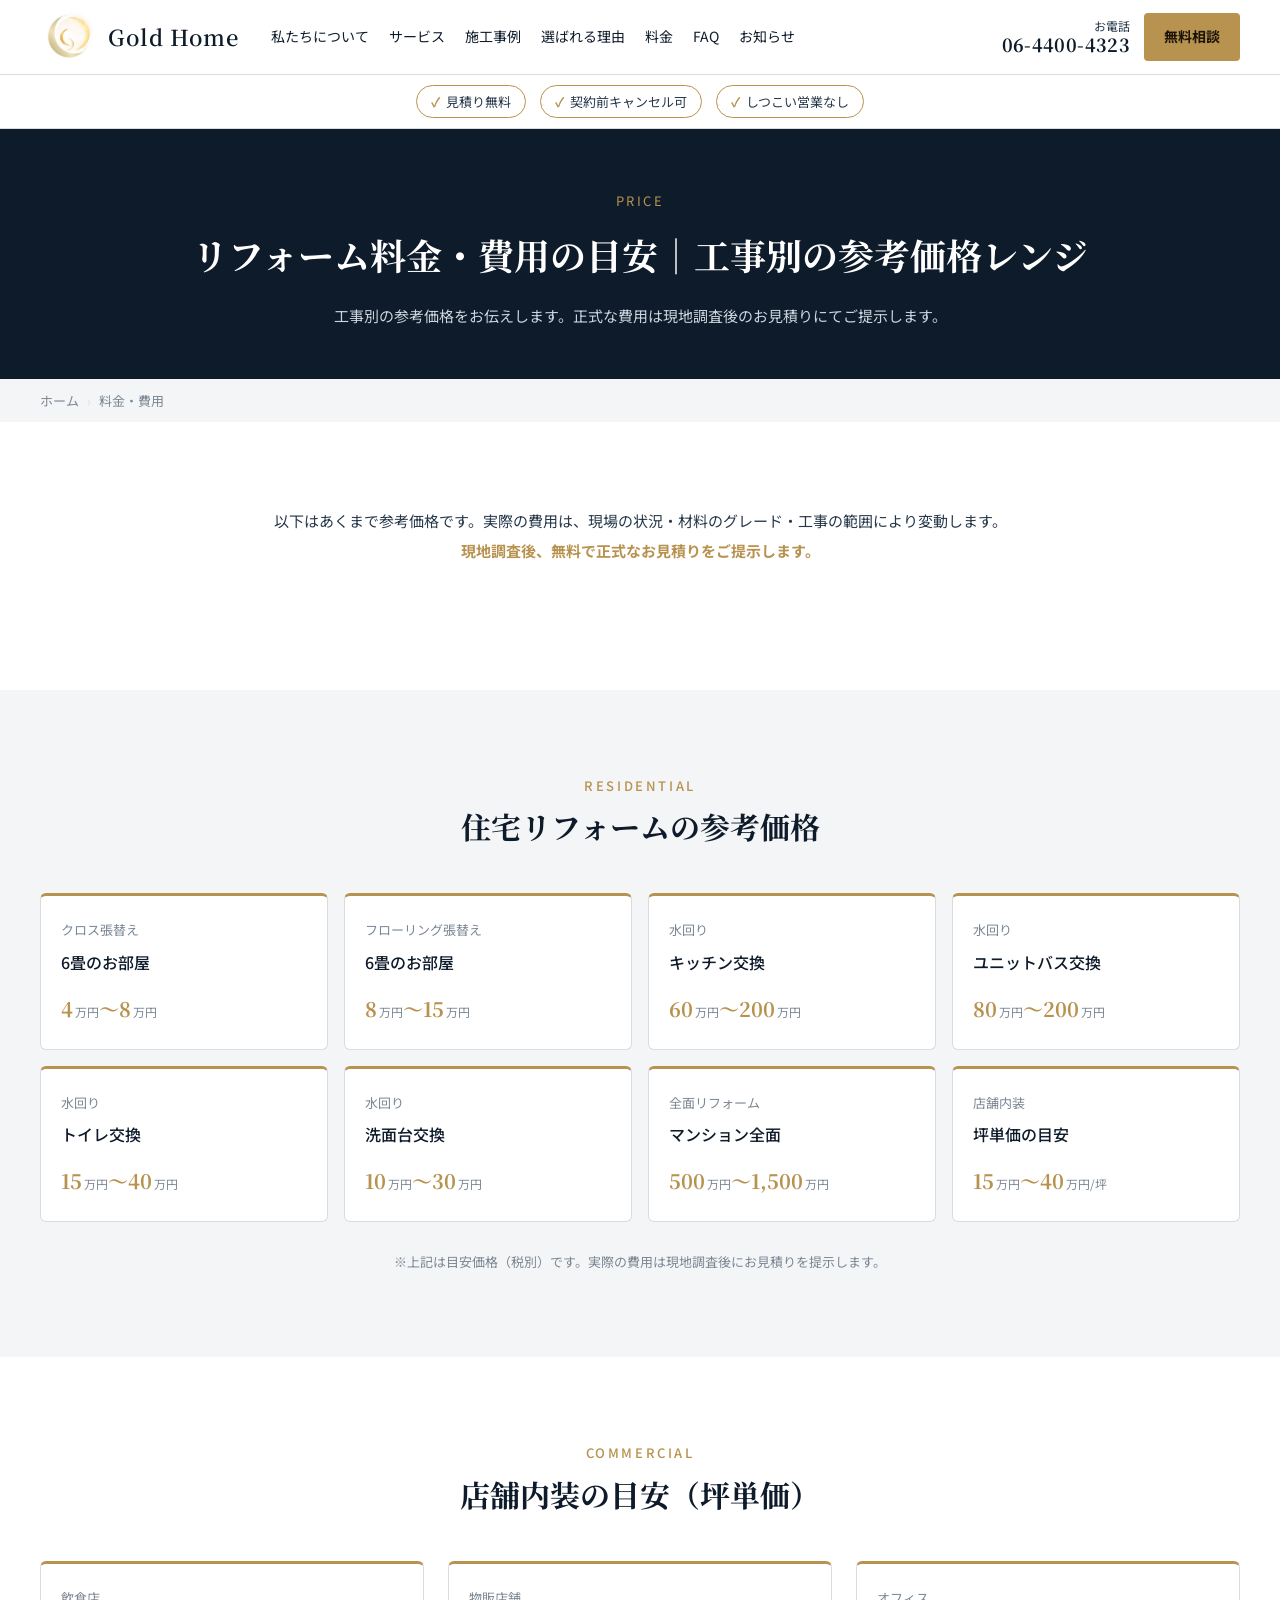
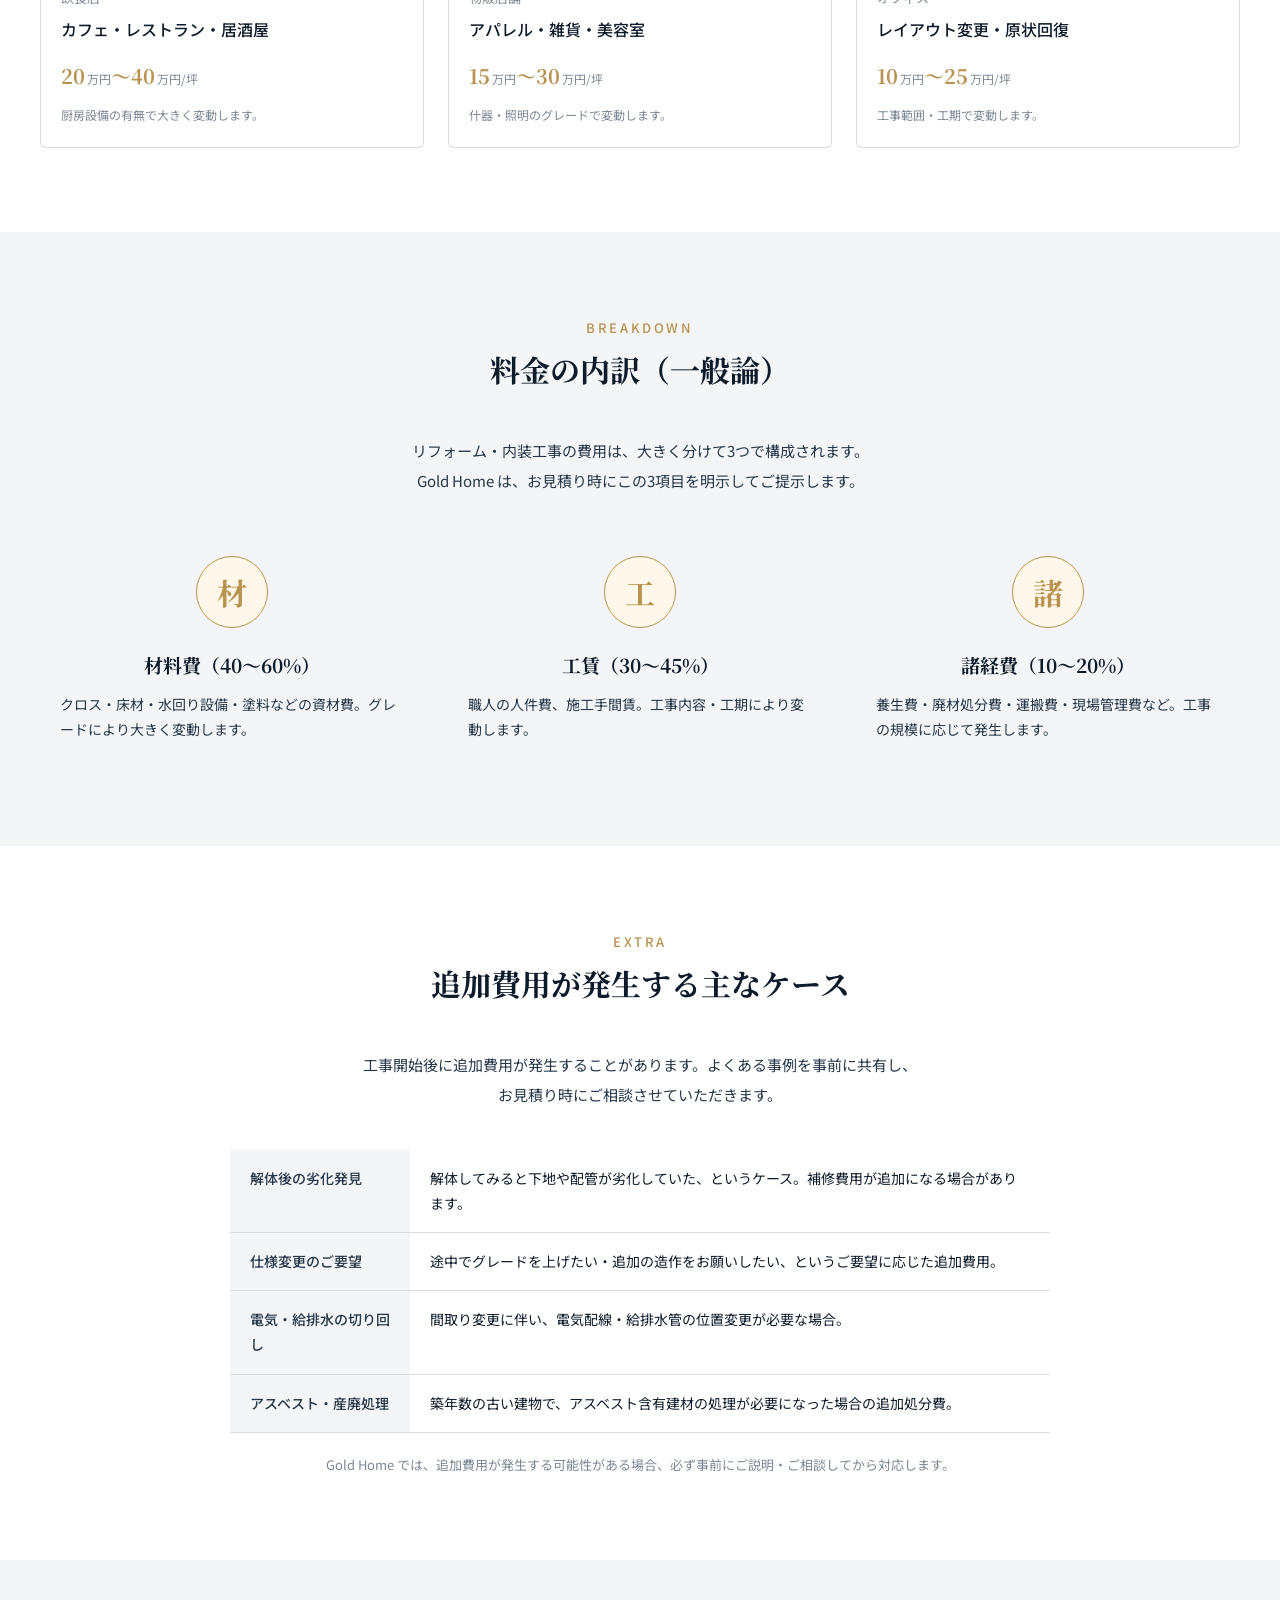
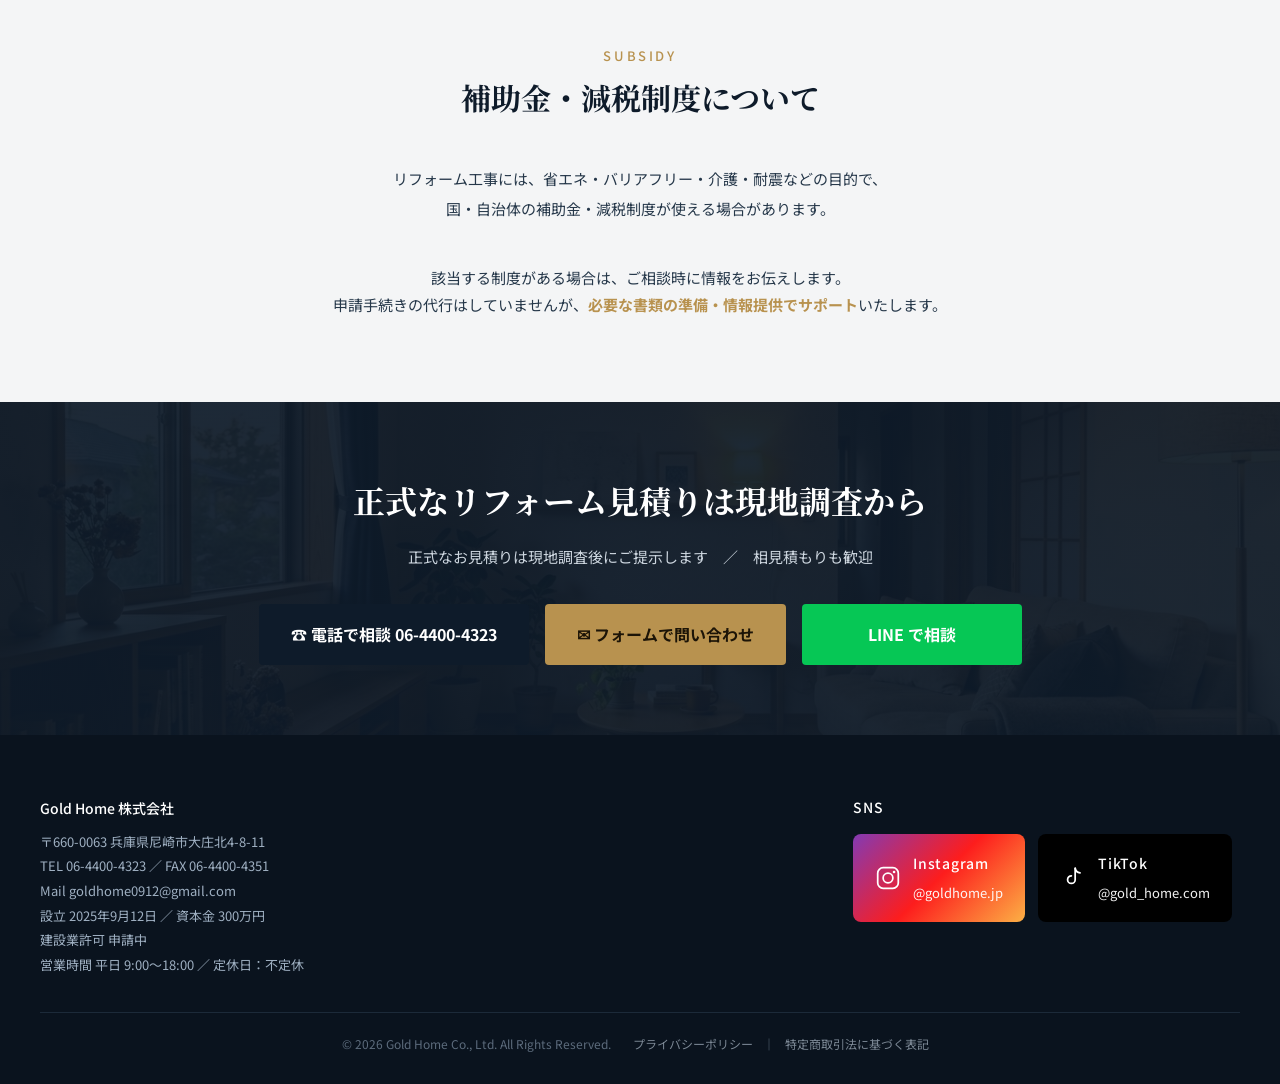
<file: price.html>
<!DOCTYPE html>
<html lang="ja">
<head>
<meta charset="UTF-8">
<meta name="viewport" content="width=device-width, initial-scale=1.0">
<title>料金・費用の目安｜Gold Home株式会社｜住宅リフォーム／店舗内装の参考価格</title>
<meta name="description" content="Gold Homeの料金・費用の目安。クロス・床・キッチン・浴室・全面リフォーム・店舗内装まで、工事別の参考価格レンジを掲載。">
<link rel="preconnect" href="https://fonts.googleapis.com">
<link rel="preconnect" href="https://fonts.gstatic.com" crossorigin>
<link href="https://fonts.googleapis.com/css2?family=Noto+Sans+JP:wght@400;500;700&family=Noto+Serif+JP:wght@500;700&display=swap" rel="stylesheet">
<link rel="stylesheet" href="css/common.css">
<link rel="canonical" href="https://gold-home.github.io/goldhome.hp/price.html">
<script type="application/ld+json">
{
  "@context":"https://schema.org",
  "@type":"LocalBusiness",
  "@id":"https://gold-home.github.io/goldhome.hp/#organization",
  "name":"Gold Home株式会社",
  "url":"https://gold-home.github.io/goldhome.hp/",
  "telephone":"+81-6-4400-4323",
  "email":"goldhome0912@gmail.com",
  "address":{"@type":"PostalAddress","streetAddress":"大庄北4-8-11","addressLocality":"尼崎市","addressRegion":"兵庫県","postalCode":"660-0063","addressCountry":"JP"},
  "areaServed":["兵庫県","大阪府"],
  "priceRange":"¥¥"
}
</script>
<script type="application/ld+json">
{
  "@context":"https://schema.org",
  "@type":"BreadcrumbList",
  "itemListElement":[
    {"@type":"ListItem","position":1,"name":"ホーム","item":"https://gold-home.github.io/goldhome.hp/"},
    {"@type":"ListItem","position":2,"name":"料金・費用","item":"https://gold-home.github.io/goldhome.hp/price.html"}
  ]
}
</script>
</head>
<body>

<header>
  <div class="wrap nav">
    <a href="index.html" class="logo"><img src="images/01_hero/logo.jpg" alt="Gold Home株式会社"><span class="logo-text">Gold Home</span></a>
    <ul>
      <li><a href="about.html">私たちについて</a></li>
      <li><a href="service.html">サービス</a></li>
      <li><a href="works.html">施工事例</a></li>
      <li><a href="reason.html">選ばれる理由</a></li>
      <li><a href="price.html">料金</a></li>
      <li><a href="faq.html">FAQ</a></li>
      <li><a href="news.html">お知らせ</a></li>
    </ul>
    <div class="right">
      <div class="tel">お電話<b>06-4400-4323</b></div>
      <a class="btn" href="contact.html">無料相談</a>
      <button class="hamburger" aria-label="メニュー">☰</button>
    </div>
  </div>
</header>
<div class="badges"><div class="wrap"><span class="badge">見積り無料</span><span class="badge">契約前キャンセル可</span><span class="badge">しつこい営業なし</span></div></div>

<section class="page-head">
  <div class="wrap">
    <span class="en">PRICE</span>
    <h1>リフォーム料金・費用の目安｜工事別の参考価格レンジ</h1>
    <p>工事別の参考価格をお伝えします。正式な費用は現地調査後のお見積りにてご提示します。</p>
  </div>
</section>

<nav class="crumb"><div class="wrap"><a href="index.html">ホーム</a><span class="sep">›</span><span>料金・費用</span></div></nav>

<section class="blk">
  <div class="wrap">
    <p class="intro-p">
      以下はあくまで参考価格です。実際の費用は、現場の状況・材料のグレード・工事の範囲により変動します。<br>
      <b style="color:var(--gold)">現地調査後、無料で正式なお見積りをご提示します。</b>
    </p>
  </div>
</section>

<!-- ===== 住宅リフォーム 価格カード ===== -->
<section class="blk alt">
  <div class="wrap">
    <div class="head"><span class="en">RESIDENTIAL</span><h2 class="serif">住宅リフォームの参考価格</h2></div>
    <div class="price-grid">
      <div class="price-card">
        <div class="label">クロス張替え</div>
        <h3>6畳のお部屋</h3>
        <div class="val">4<small>万円</small>〜8<small>万円</small></div>
      </div>
      <div class="price-card">
        <div class="label">フローリング張替え</div>
        <h3>6畳のお部屋</h3>
        <div class="val">8<small>万円</small>〜15<small>万円</small></div>
      </div>
      <div class="price-card">
        <div class="label">水回り</div>
        <h3>キッチン交換</h3>
        <div class="val">60<small>万円</small>〜200<small>万円</small></div>
      </div>
      <div class="price-card">
        <div class="label">水回り</div>
        <h3>ユニットバス交換</h3>
        <div class="val">80<small>万円</small>〜200<small>万円</small></div>
      </div>
      <div class="price-card">
        <div class="label">水回り</div>
        <h3>トイレ交換</h3>
        <div class="val">15<small>万円</small>〜40<small>万円</small></div>
      </div>
      <div class="price-card">
        <div class="label">水回り</div>
        <h3>洗面台交換</h3>
        <div class="val">10<small>万円</small>〜30<small>万円</small></div>
      </div>
      <div class="price-card">
        <div class="label">全面リフォーム</div>
        <h3>マンション全面</h3>
        <div class="val">500<small>万円</small>〜1,500<small>万円</small></div>
      </div>
      <div class="price-card">
        <div class="label">店舗内装</div>
        <h3>坪単価の目安</h3>
        <div class="val">15<small>万円</small>〜40<small>万円/坪</small></div>
      </div>
    </div>
    <p class="price-note">※上記は目安価格（税別）です。実際の費用は現地調査後にお見積りを提示します。</p>
  </div>
</section>

<!-- ===== 店舗内装の内訳 ===== -->
<section class="blk">
  <div class="wrap">
    <div class="head"><span class="en">COMMERCIAL</span><h2 class="serif">店舗内装の目安（坪単価）</h2></div>
    <div class="grid3">
      <div class="price-card">
        <div class="label">飲食店</div>
        <h3>カフェ・レストラン・居酒屋</h3>
        <div class="val">20<small>万円</small>〜40<small>万円/坪</small></div>
        <p style="font-size:12px;color:var(--muted);margin-top:10px">厨房設備の有無で大きく変動します。</p>
      </div>
      <div class="price-card">
        <div class="label">物販店舗</div>
        <h3>アパレル・雑貨・美容室</h3>
        <div class="val">15<small>万円</small>〜30<small>万円/坪</small></div>
        <p style="font-size:12px;color:var(--muted);margin-top:10px">什器・照明のグレードで変動します。</p>
      </div>
      <div class="price-card">
        <div class="label">オフィス</div>
        <h3>レイアウト変更・原状回復</h3>
        <div class="val">10<small>万円</small>〜25<small>万円/坪</small></div>
        <p style="font-size:12px;color:var(--muted);margin-top:10px">工事範囲・工期で変動します。</p>
      </div>
    </div>
  </div>
</section>

<!-- ===== 料金の内訳 ===== -->
<section class="blk alt">
  <div class="wrap">
    <div class="head"><span class="en">BREAKDOWN</span><h2 class="serif">料金の内訳（一般論）</h2></div>
    <p class="intro-p">
      リフォーム・内装工事の費用は、大きく分けて3つで構成されます。<br>
      Gold Home は、お見積り時にこの3項目を明示してご提示します。
    </p>
    <div class="grid3">
      <div class="reason">
        <div class="ic">材</div>
        <h3>材料費（40〜60%）</h3>
        <p>クロス・床材・水回り設備・塗料などの資材費。グレードにより大きく変動します。</p>
      </div>
      <div class="reason">
        <div class="ic">工</div>
        <h3>工賃（30〜45%）</h3>
        <p>職人の人件費、施工手間賃。工事内容・工期により変動します。</p>
      </div>
      <div class="reason">
        <div class="ic">諸</div>
        <h3>諸経費（10〜20%）</h3>
        <p>養生費・廃材処分費・運搬費・現場管理費など。工事の規模に応じて発生します。</p>
      </div>
    </div>
  </div>
</section>

<!-- ===== 追加費用が発生するケース ===== -->
<section class="blk">
  <div class="wrap">
    <div class="head"><span class="en">EXTRA</span><h2 class="serif">追加費用が発生する主なケース</h2></div>
    <p class="intro-p">
      工事開始後に追加費用が発生することがあります。よくある事例を事前に共有し、<br>
      お見積り時にご相談させていただきます。
    </p>
    <table class="info-table">
      <tr><th>解体後の劣化発見</th><td>解体してみると下地や配管が劣化していた、というケース。補修費用が追加になる場合があります。</td></tr>
      <tr><th>仕様変更のご要望</th><td>途中でグレードを上げたい・追加の造作をお願いしたい、というご要望に応じた追加費用。</td></tr>
      <tr><th>電気・給排水の切り回し</th><td>間取り変更に伴い、電気配線・給排水管の位置変更が必要な場合。</td></tr>
      <tr><th>アスベスト・産廃処理</th><td>築年数の古い建物で、アスベスト含有建材の処理が必要になった場合の追加処分費。</td></tr>
    </table>
    <p style="text-align:center;margin-top:20px;font-size:13px;color:var(--muted)">Gold Home では、追加費用が発生する可能性がある場合、必ず事前にご説明・ご相談してから対応します。</p>
  </div>
</section>

<!-- ===== 補助金 ===== -->
<section class="blk alt">
  <div class="wrap tc">
    <div class="head"><span class="en">SUBSIDY</span><h2 class="serif">補助金・減税制度について</h2></div>
    <p class="intro-p">
      リフォーム工事には、省エネ・バリアフリー・介護・耐震などの目的で、<br>
      国・自治体の補助金・減税制度が使える場合があります。
    </p>
    <p style="font-size:15px;color:var(--ink2);max-width:820px;margin:0 auto">
      該当する制度がある場合は、ご相談時に情報をお伝えします。<br>
      申請手続きの代行はしていませんが、<b style="color:var(--gold)">必要な書類の準備・情報提供でサポート</b>いたします。
    </p>
  </div>
</section>

<section class="cta-block">
  <div class="bg" style="background-image:url('images/07_contact/contact_CTAブロック背景.jpg')"></div>
  <div class="wrap">
    <h2>正式なリフォーム見積りは現地調査から</h2>
    <p class="sub">正式なお見積りは現地調査後にご提示します　／　相見積もりも歓迎</p>
    <div class="row">
      <a class="btn dk lg" href="tel:0664004323">☎ 電話で相談 06-4400-4323</a>
      <a class="btn lg" href="contact.html">✉ フォームで問い合わせ</a>
      <a class="btn line lg" href="https://lin.ee/wgbpxBG" target="_blank" rel="noopener">LINE で相談</a>
    </div>
  </div>
</section>

<footer>
  <div class="wrap">
    <div class="fcols">
      <div class="co">
        <b>Gold Home 株式会社</b>
        〒660-0063 兵庫県尼崎市大庄北4-8-11<br>
        TEL 06-4400-4323 ／ FAX 06-4400-4351<br>
        Mail goldhome0912@gmail.com<br>
        設立 2025年9月12日 ／ 資本金 300万円<br>
        建設業許可 申請中<br>
        営業時間 平日 9:00〜18:00 ／ 定休日：不定休
      </div>
      <div>
        <span class="fh-title">SNS</span>
        <a href="https://www.instagram.com/goldhome.jp/" target="_blank" rel="noopener" class="ig-link">
          <svg class="ig-icon" viewBox="0 0 24 24" fill="none" xmlns="http://www.w3.org/2000/svg" aria-hidden="true">
            <rect x="2.5" y="2.5" width="19" height="19" rx="5" stroke="#fff" stroke-width="1.6"/>
            <circle cx="12" cy="12" r="4.5" stroke="#fff" stroke-width="1.6"/>
            <circle cx="17.6" cy="6.4" r="1.2" fill="#fff"/>
          </svg>
          <div>
            <b>Instagram</b>
            <span class="handle">@goldhome.jp</span>
          </div>
        </a>
        <a href="https://www.tiktok.com/@gold_home.com" target="_blank" rel="noopener" class="tk-link">
          <svg class="tk-icon" viewBox="0 0 24 24" fill="none" xmlns="http://www.w3.org/2000/svg" aria-hidden="true">
            <path d="M14 3v10.5a3.5 3.5 0 1 1-3.5-3.5" stroke="#fff" stroke-width="1.6" stroke-linecap="round" stroke-linejoin="round"/>
            <path d="M14 3c.4 2.3 2.2 4 4.5 4.2" stroke="#fff" stroke-width="1.6" stroke-linecap="round" stroke-linejoin="round"/>
          </svg>
          <div>
            <b>TikTok</b>
            <span class="handle">@gold_home.com</span>
          </div>
        </a>
      </div>
    </div>
    <div class="copy">© 2026 Gold Home Co., Ltd. All Rights Reserved.　<a href="privacy.html">プライバシーポリシー</a>｜<a href="tokutei.html">特定商取引法に基づく表記</a></div>
  </div>
</footer>

<div class="mobile-cta"><div class="row"><a href="tel:0664004323"><b>☎</b>電話</a><a href="https://lin.ee/wgbpxBG" class="line" target="_blank" rel="noopener"><b>L</b>LINE</a><a href="contact.html" class="form"><b>✉</b>フォーム</a></div></div>

</body>
</html>
</file>
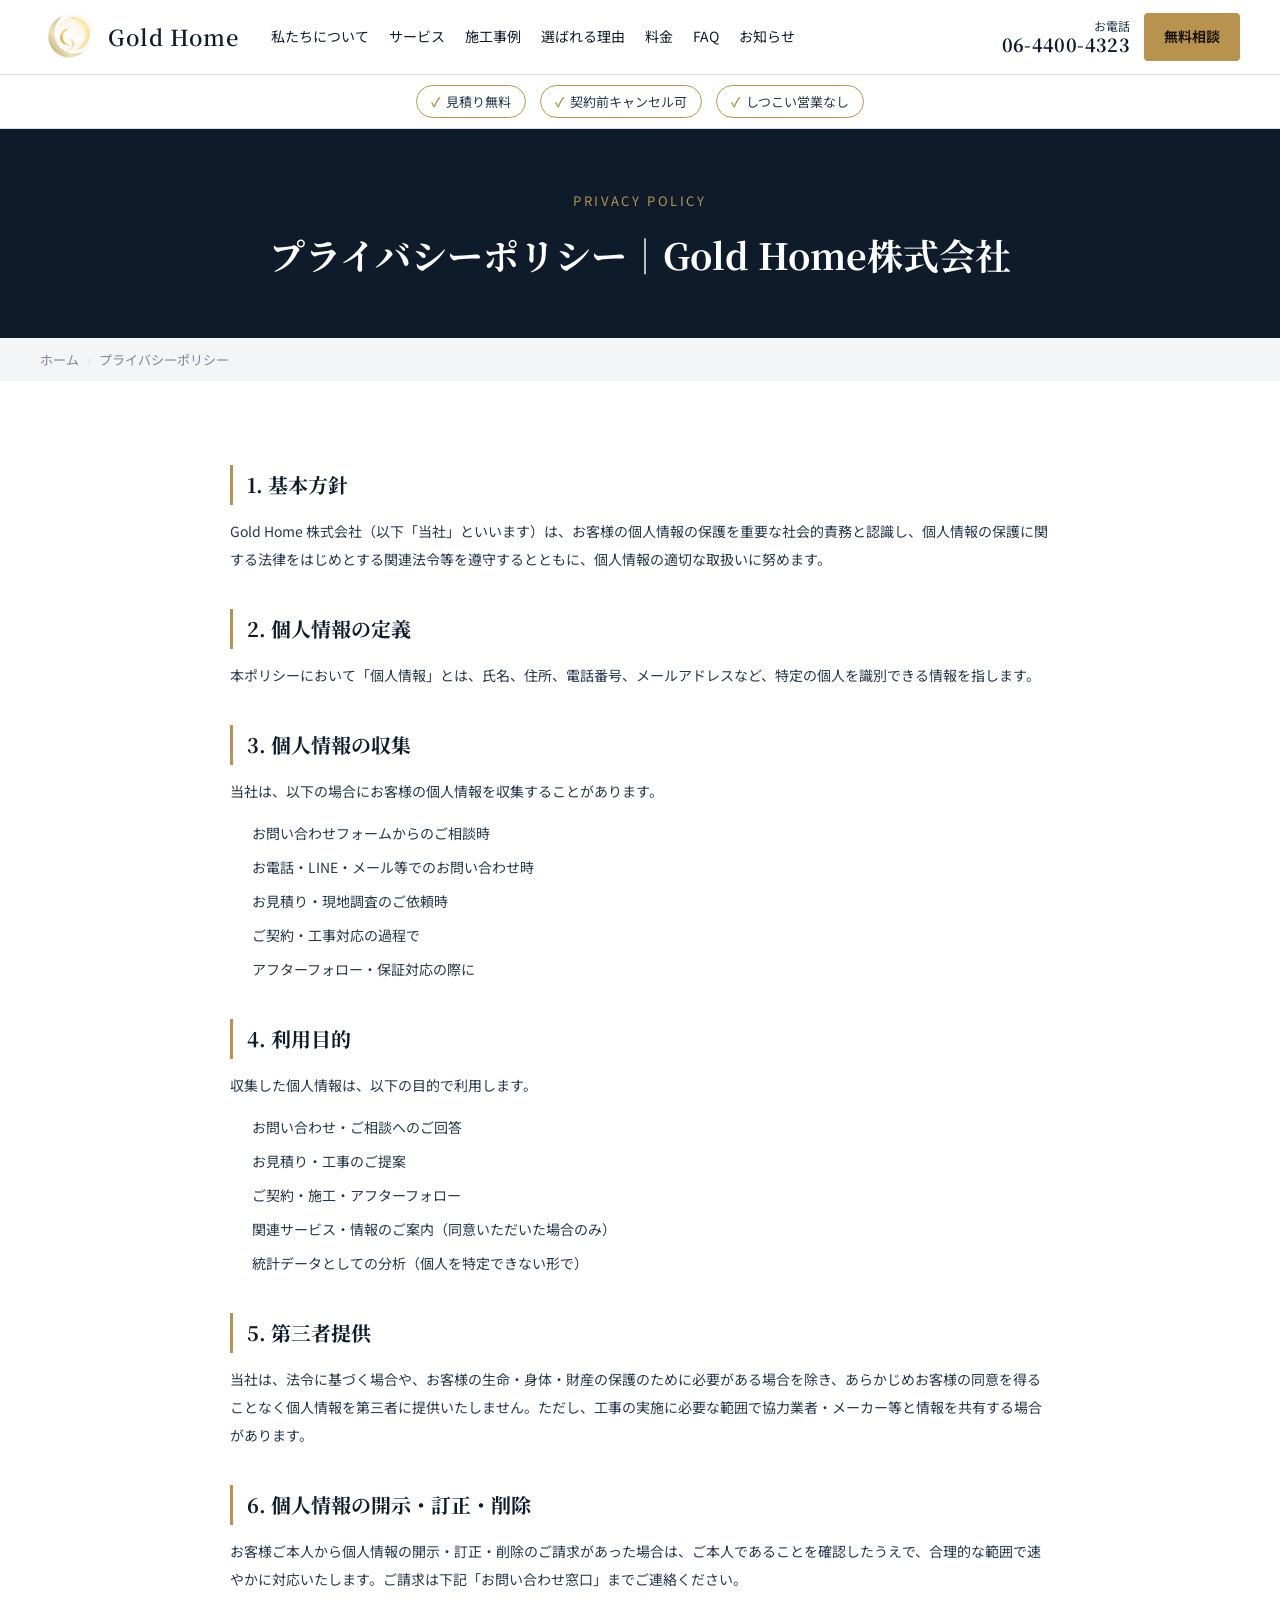
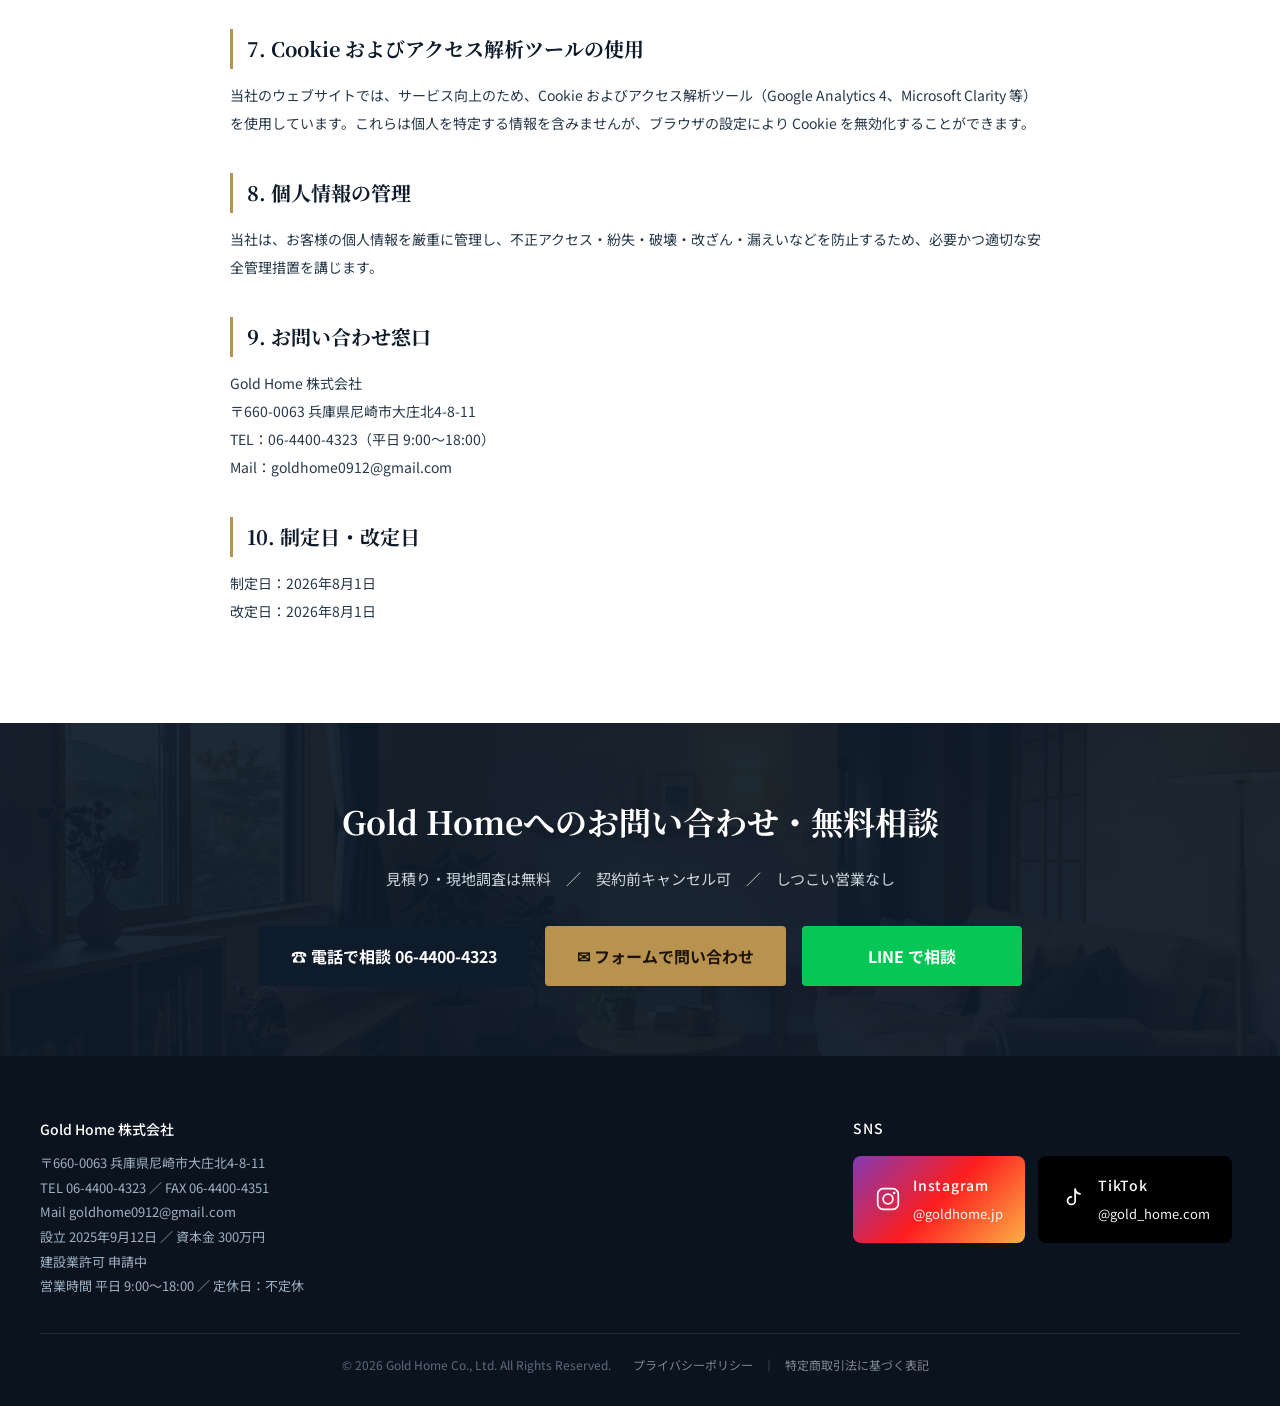
<file: privacy.html>
<!DOCTYPE html>
<html lang="ja">
<head>
<meta charset="UTF-8">
<meta name="viewport" content="width=device-width, initial-scale=1.0">
<title>プライバシーポリシー｜Gold Home株式会社</title>
<meta name="description" content="Gold Home株式会社のプライバシーポリシー。個人情報の取り扱い方針・利用目的・第三者提供・Cookie の使用について。">
<link rel="preconnect" href="https://fonts.googleapis.com">
<link rel="preconnect" href="https://fonts.gstatic.com" crossorigin>
<link href="https://fonts.googleapis.com/css2?family=Noto+Sans+JP:wght@400;500;700&family=Noto+Serif+JP:wght@500;700&display=swap" rel="stylesheet">
<link rel="stylesheet" href="css/common.css">
<link rel="canonical" href="https://gold-home.github.io/goldhome.hp/privacy.html">
<script type="application/ld+json">
{
  "@context":"https://schema.org",
  "@type":"LocalBusiness",
  "@id":"https://gold-home.github.io/goldhome.hp/#organization",
  "name":"Gold Home株式会社",
  "url":"https://gold-home.github.io/goldhome.hp/",
  "telephone":"+81-6-4400-4323",
  "email":"goldhome0912@gmail.com",
  "address":{"@type":"PostalAddress","streetAddress":"大庄北4-8-11","addressLocality":"尼崎市","addressRegion":"兵庫県","postalCode":"660-0063","addressCountry":"JP"},
  "areaServed":["兵庫県","大阪府"],
  "priceRange":"¥¥"
}
</script>
<script type="application/ld+json">
{
  "@context":"https://schema.org",
  "@type":"BreadcrumbList",
  "itemListElement":[
    {"@type":"ListItem","position":1,"name":"ホーム","item":"https://gold-home.github.io/goldhome.hp/"},
    {"@type":"ListItem","position":2,"name":"プライバシーポリシー","item":"https://gold-home.github.io/goldhome.hp/privacy.html"}
  ]
}
</script>
<style>
.legal{max-width:820px;margin:0 auto;font-size:14px;line-height:2}
.legal h2{font-family:var(--serif-fw);font-size:20px;margin-top:36px;margin-bottom:12px;padding-left:14px;border-left:3px solid var(--gold)}
.legal h2:first-child{margin-top:0}
.legal p{margin-bottom:14px;color:var(--ink2)}
.legal ul,.legal ol{margin:10px 0 14px 22px;color:var(--ink2)}
.legal ul li,.legal ol li{margin-bottom:6px}
</style>
</head>
<body>

<header>
  <div class="wrap nav">
    <a href="index.html" class="logo"><img src="images/01_hero/logo.jpg" alt="Gold Home株式会社"><span class="logo-text">Gold Home</span></a>
    <ul>
      <li><a href="about.html">私たちについて</a></li>
      <li><a href="service.html">サービス</a></li>
      <li><a href="works.html">施工事例</a></li>
      <li><a href="reason.html">選ばれる理由</a></li>
      <li><a href="price.html">料金</a></li>
      <li><a href="faq.html">FAQ</a></li>
      <li><a href="news.html">お知らせ</a></li>
    </ul>
    <div class="right">
      <div class="tel">お電話<b>06-4400-4323</b></div>
      <a class="btn" href="contact.html">無料相談</a>
      <button class="hamburger" aria-label="メニュー">☰</button>
    </div>
  </div>
</header>
<div class="badges"><div class="wrap"><span class="badge">見積り無料</span><span class="badge">契約前キャンセル可</span><span class="badge">しつこい営業なし</span></div></div>

<section class="page-head">
  <div class="wrap">
    <span class="en">PRIVACY POLICY</span>
    <h1>プライバシーポリシー｜Gold Home株式会社</h1>
  </div>
</section>

<nav class="crumb"><div class="wrap"><a href="index.html">ホーム</a><span class="sep">›</span><span>プライバシーポリシー</span></div></nav>

<section class="blk">
  <div class="wrap">
    <div class="legal">
      <h2>1. 基本方針</h2>
      <p>Gold Home 株式会社（以下「当社」といいます）は、お客様の個人情報の保護を重要な社会的責務と認識し、個人情報の保護に関する法律をはじめとする関連法令等を遵守するとともに、個人情報の適切な取扱いに努めます。</p>

      <h2>2. 個人情報の定義</h2>
      <p>本ポリシーにおいて「個人情報」とは、氏名、住所、電話番号、メールアドレスなど、特定の個人を識別できる情報を指します。</p>

      <h2>3. 個人情報の収集</h2>
      <p>当社は、以下の場合にお客様の個人情報を収集することがあります。</p>
      <ul>
        <li>お問い合わせフォームからのご相談時</li>
        <li>お電話・LINE・メール等でのお問い合わせ時</li>
        <li>お見積り・現地調査のご依頼時</li>
        <li>ご契約・工事対応の過程で</li>
        <li>アフターフォロー・保証対応の際に</li>
      </ul>

      <h2>4. 利用目的</h2>
      <p>収集した個人情報は、以下の目的で利用します。</p>
      <ol>
        <li>お問い合わせ・ご相談へのご回答</li>
        <li>お見積り・工事のご提案</li>
        <li>ご契約・施工・アフターフォロー</li>
        <li>関連サービス・情報のご案内（同意いただいた場合のみ）</li>
        <li>統計データとしての分析（個人を特定できない形で）</li>
      </ol>

      <h2>5. 第三者提供</h2>
      <p>当社は、法令に基づく場合や、お客様の生命・身体・財産の保護のために必要がある場合を除き、あらかじめお客様の同意を得ることなく個人情報を第三者に提供いたしません。ただし、工事の実施に必要な範囲で協力業者・メーカー等と情報を共有する場合があります。</p>

      <h2>6. 個人情報の開示・訂正・削除</h2>
      <p>お客様ご本人から個人情報の開示・訂正・削除のご請求があった場合は、ご本人であることを確認したうえで、合理的な範囲で速やかに対応いたします。ご請求は下記「お問い合わせ窓口」までご連絡ください。</p>

      <h2>7. Cookie およびアクセス解析ツールの使用</h2>
      <p>当社のウェブサイトでは、サービス向上のため、Cookie およびアクセス解析ツール（Google Analytics 4、Microsoft Clarity 等）を使用しています。これらは個人を特定する情報を含みませんが、ブラウザの設定により Cookie を無効化することができます。</p>

      <h2>8. 個人情報の管理</h2>
      <p>当社は、お客様の個人情報を厳重に管理し、不正アクセス・紛失・破壊・改ざん・漏えいなどを防止するため、必要かつ適切な安全管理措置を講じます。</p>

      <h2>9. お問い合わせ窓口</h2>
      <p>
        Gold Home 株式会社<br>
        〒660-0063 兵庫県尼崎市大庄北4-8-11<br>
        TEL：06-4400-4323（平日 9:00〜18:00）<br>
        Mail：goldhome0912@gmail.com
      </p>

      <h2>10. 制定日・改定日</h2>
      <p>
        制定日：2026年8月1日<br>
        改定日：2026年8月1日
      </p>
    </div>
  </div>
</section>

<section class="cta-block">
  <div class="bg" style="background-image:url('images/07_contact/contact_CTAブロック背景.jpg')"></div>
  <div class="wrap">
    <h2>Gold Homeへのお問い合わせ・無料相談</h2>
    <p class="sub">見積り・現地調査は無料　／　契約前キャンセル可　／　しつこい営業なし</p>
    <div class="row">
      <a class="btn dk lg" href="tel:0664004323">☎ 電話で相談 06-4400-4323</a>
      <a class="btn lg" href="contact.html">✉ フォームで問い合わせ</a>
      <a class="btn line lg" href="https://lin.ee/wgbpxBG" target="_blank" rel="noopener">LINE で相談</a>
    </div>
  </div>
</section>

<footer>
  <div class="wrap">
    <div class="fcols">
      <div class="co">
        <b>Gold Home 株式会社</b>
        〒660-0063 兵庫県尼崎市大庄北4-8-11<br>
        TEL 06-4400-4323 ／ FAX 06-4400-4351<br>
        Mail goldhome0912@gmail.com<br>
        設立 2025年9月12日 ／ 資本金 300万円<br>
        建設業許可 申請中<br>
        営業時間 平日 9:00〜18:00 ／ 定休日：不定休
      </div>
      <div>
        <span class="fh-title">SNS</span>
        <a href="https://www.instagram.com/goldhome.jp/" target="_blank" rel="noopener" class="ig-link">
          <svg class="ig-icon" viewBox="0 0 24 24" fill="none" xmlns="http://www.w3.org/2000/svg" aria-hidden="true">
            <rect x="2.5" y="2.5" width="19" height="19" rx="5" stroke="#fff" stroke-width="1.6"/>
            <circle cx="12" cy="12" r="4.5" stroke="#fff" stroke-width="1.6"/>
            <circle cx="17.6" cy="6.4" r="1.2" fill="#fff"/>
          </svg>
          <div>
            <b>Instagram</b>
            <span class="handle">@goldhome.jp</span>
          </div>
        </a>
        <a href="https://www.tiktok.com/@gold_home.com" target="_blank" rel="noopener" class="tk-link">
          <svg class="tk-icon" viewBox="0 0 24 24" fill="none" xmlns="http://www.w3.org/2000/svg" aria-hidden="true">
            <path d="M14 3v10.5a3.5 3.5 0 1 1-3.5-3.5" stroke="#fff" stroke-width="1.6" stroke-linecap="round" stroke-linejoin="round"/>
            <path d="M14 3c.4 2.3 2.2 4 4.5 4.2" stroke="#fff" stroke-width="1.6" stroke-linecap="round" stroke-linejoin="round"/>
          </svg>
          <div>
            <b>TikTok</b>
            <span class="handle">@gold_home.com</span>
          </div>
        </a>
      </div>
    </div>
    <div class="copy">© 2026 Gold Home Co., Ltd. All Rights Reserved.　<a href="privacy.html">プライバシーポリシー</a>｜<a href="tokutei.html">特定商取引法に基づく表記</a></div>
  </div>
</footer>

<div class="mobile-cta"><div class="row"><a href="tel:0664004323"><b>☎</b>電話</a><a href="https://lin.ee/wgbpxBG" class="line" target="_blank" rel="noopener"><b>L</b>LINE</a><a href="contact.html" class="form"><b>✉</b>フォーム</a></div></div>

</body>
</html>
</file>
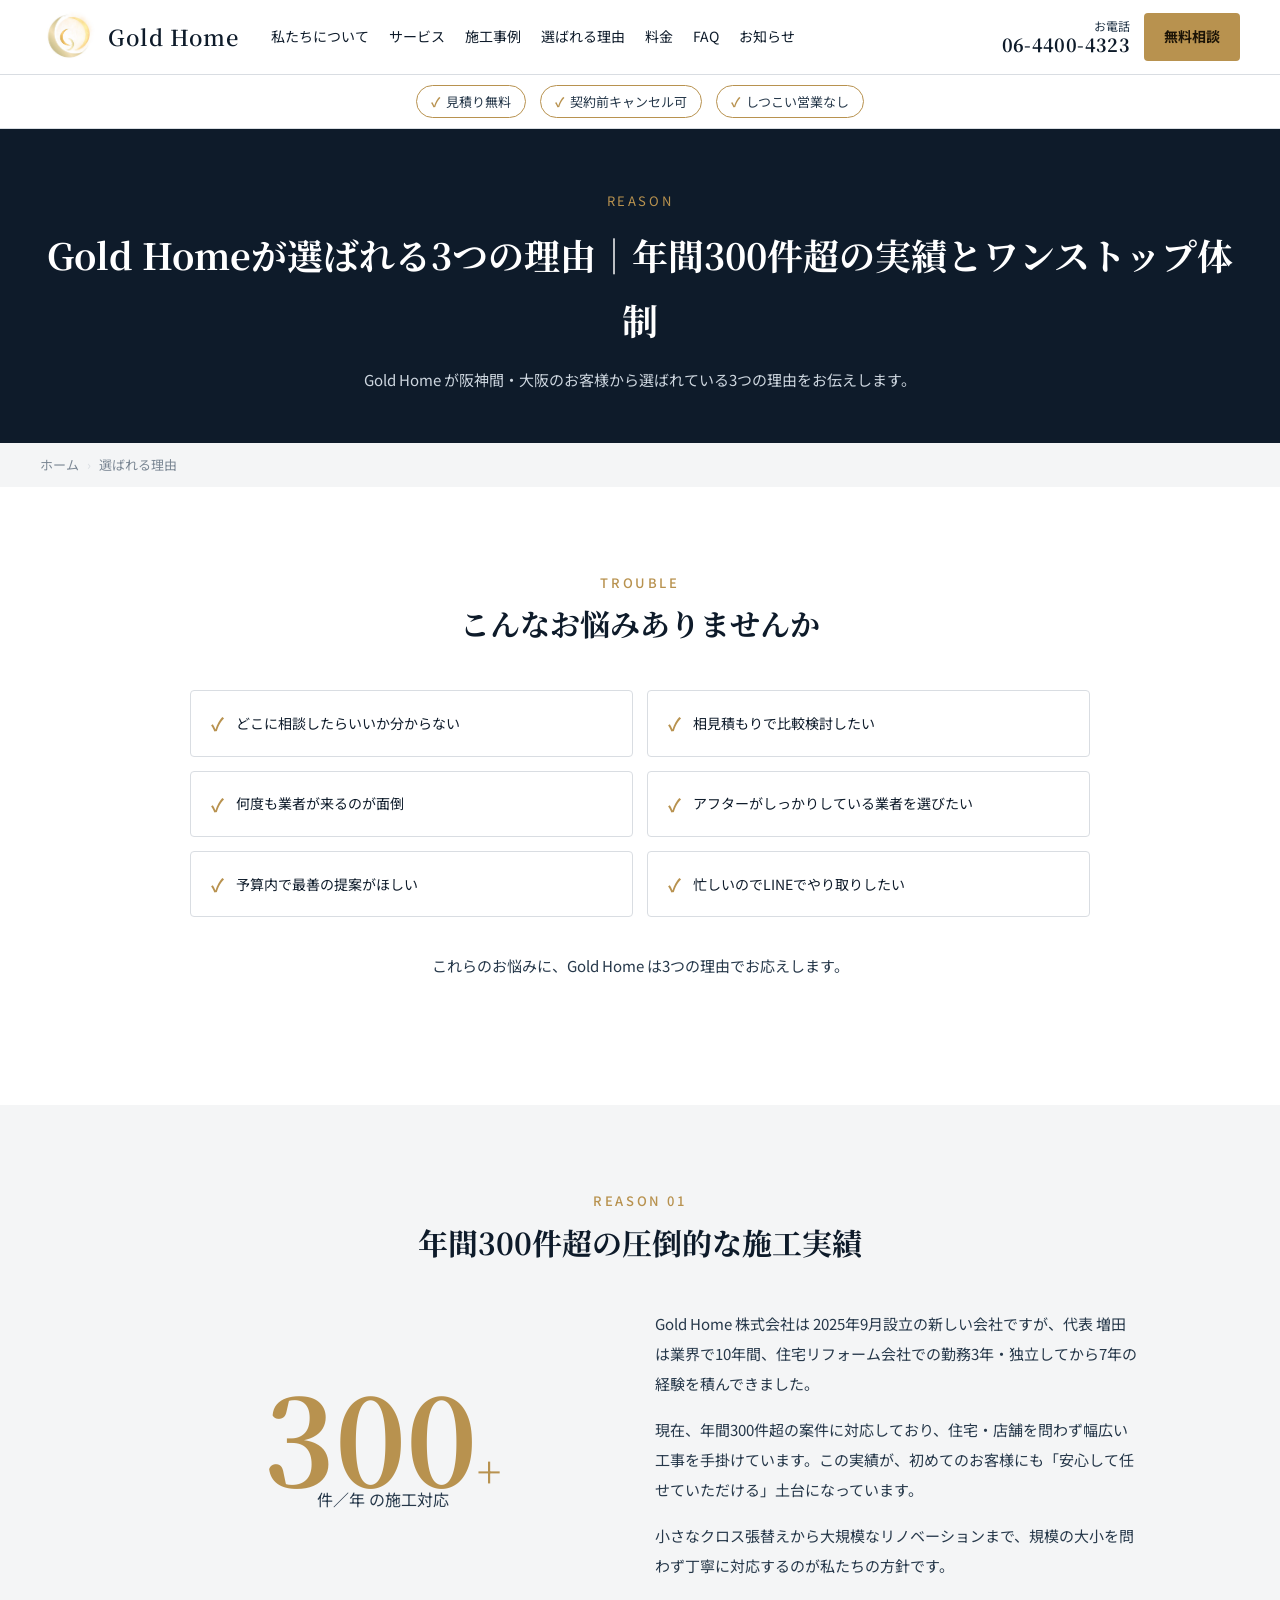
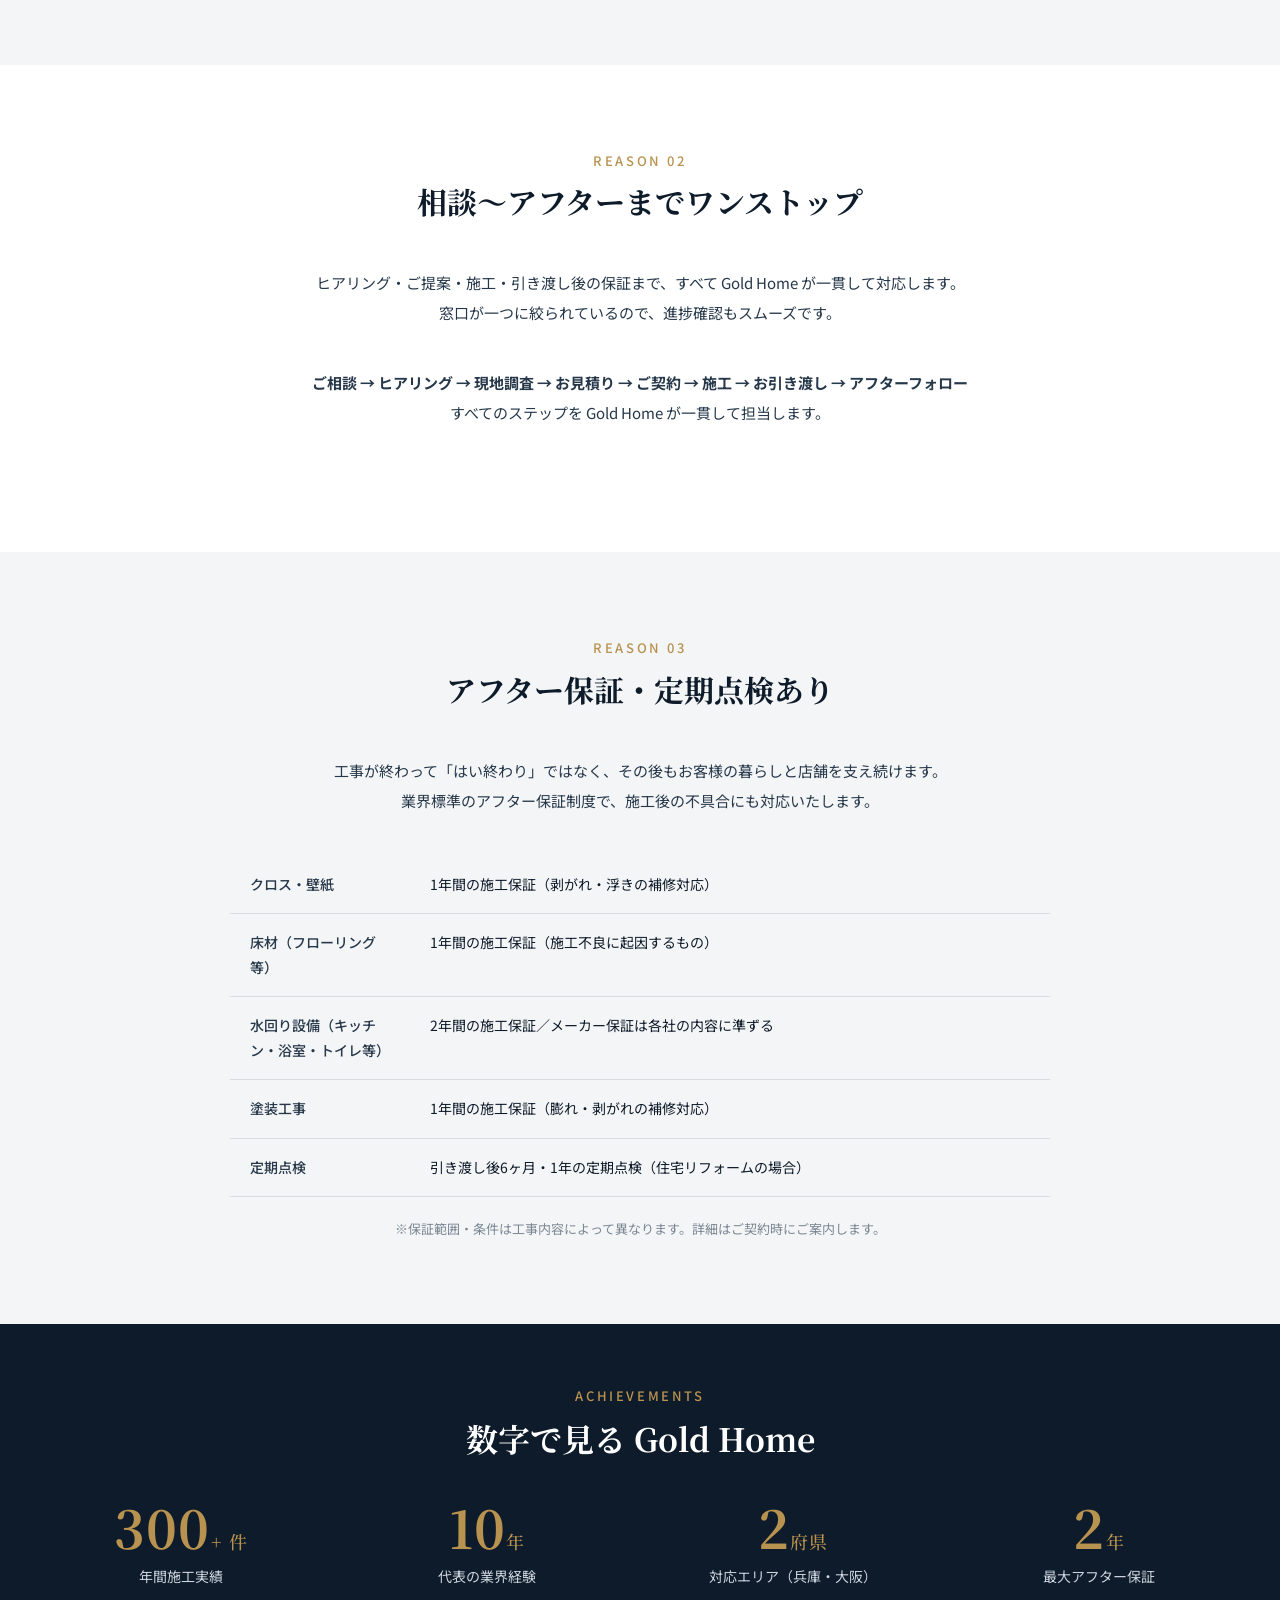
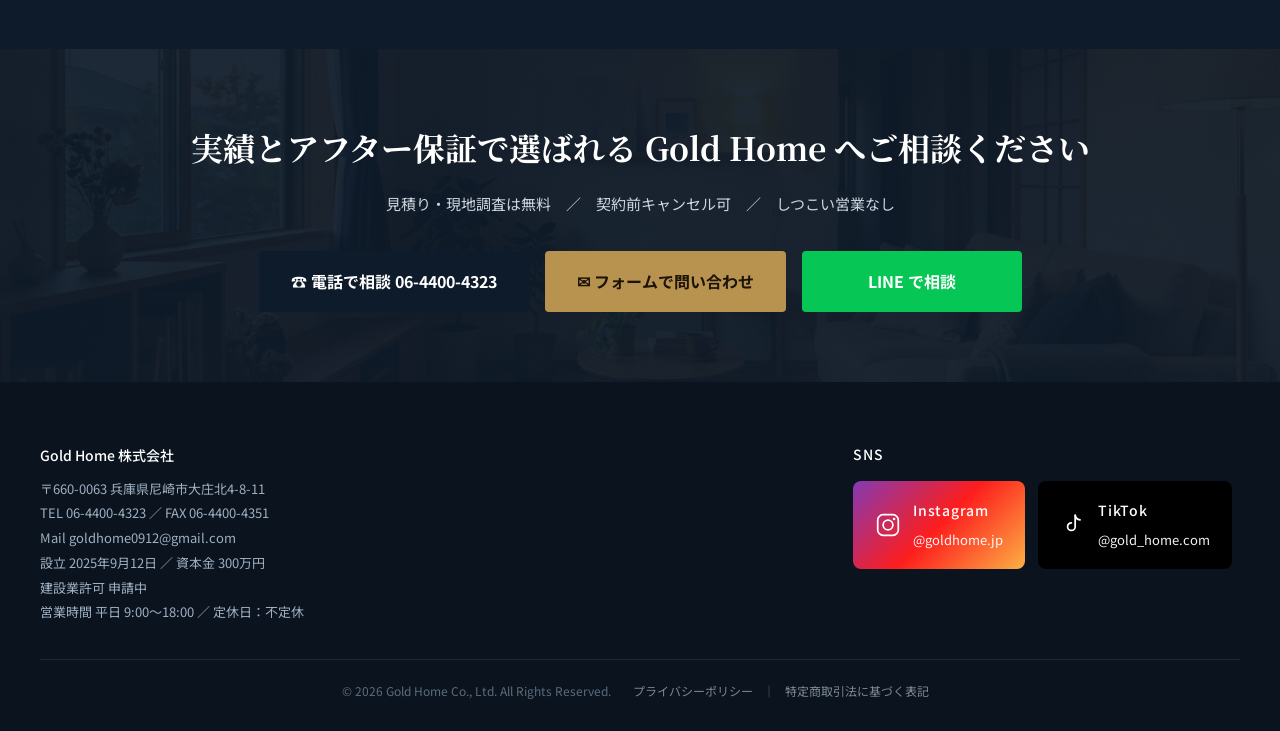
<file: reason.html>
<!DOCTYPE html>
<html lang="ja">
<head>
<meta charset="UTF-8">
<meta name="viewport" content="width=device-width, initial-scale=1.0">
<title>選ばれる理由｜Gold Home株式会社｜年間300件超の実績とワンストップ体制</title>
<meta name="description" content="Gold Homeが選ばれる3つの理由。年間300件超の施工実績、相談〜アフターまでワンストップ、業界標準のアフター保証。">
<link rel="preconnect" href="https://fonts.googleapis.com">
<link rel="preconnect" href="https://fonts.gstatic.com" crossorigin>
<link href="https://fonts.googleapis.com/css2?family=Noto+Sans+JP:wght@400;500;700&family=Noto+Serif+JP:wght@500;700&display=swap" rel="stylesheet">
<link rel="stylesheet" href="css/common.css">
<link rel="canonical" href="https://gold-home.github.io/goldhome.hp/reason.html">
<script type="application/ld+json">
{
  "@context":"https://schema.org",
  "@type":"LocalBusiness",
  "@id":"https://gold-home.github.io/goldhome.hp/#organization",
  "name":"Gold Home株式会社",
  "url":"https://gold-home.github.io/goldhome.hp/",
  "telephone":"+81-6-4400-4323",
  "email":"goldhome0912@gmail.com",
  "address":{"@type":"PostalAddress","streetAddress":"大庄北4-8-11","addressLocality":"尼崎市","addressRegion":"兵庫県","postalCode":"660-0063","addressCountry":"JP"},
  "areaServed":["兵庫県","大阪府"],
  "priceRange":"¥¥"
}
</script>
<script type="application/ld+json">
{
  "@context":"https://schema.org",
  "@type":"BreadcrumbList",
  "itemListElement":[
    {"@type":"ListItem","position":1,"name":"ホーム","item":"https://gold-home.github.io/goldhome.hp/"},
    {"@type":"ListItem","position":2,"name":"選ばれる理由","item":"https://gold-home.github.io/goldhome.hp/reason.html"}
  ]
}
</script>
</head>
<body>

<header>
  <div class="wrap nav">
    <a href="index.html" class="logo"><img src="images/01_hero/logo.jpg" alt="Gold Home株式会社"><span class="logo-text">Gold Home</span></a>
    <ul>
      <li><a href="about.html">私たちについて</a></li>
      <li><a href="service.html">サービス</a></li>
      <li><a href="works.html">施工事例</a></li>
      <li><a href="reason.html">選ばれる理由</a></li>
      <li><a href="price.html">料金</a></li>
      <li><a href="faq.html">FAQ</a></li>
      <li><a href="news.html">お知らせ</a></li>
    </ul>
    <div class="right">
      <div class="tel">お電話<b>06-4400-4323</b></div>
      <a class="btn" href="contact.html">無料相談</a>
      <button class="hamburger" aria-label="メニュー">☰</button>
    </div>
  </div>
</header>
<div class="badges"><div class="wrap"><span class="badge">見積り無料</span><span class="badge">契約前キャンセル可</span><span class="badge">しつこい営業なし</span></div></div>

<section class="page-head">
  <div class="wrap">
    <span class="en">REASON</span>
    <h1>Gold Homeが選ばれる3つの理由｜年間300件超の実績とワンストップ体制</h1>
    <p>Gold Home が阪神間・大阪のお客様から選ばれている3つの理由をお伝えします。</p>
  </div>
</section>

<nav class="crumb"><div class="wrap"><a href="index.html">ホーム</a><span class="sep">›</span><span>選ばれる理由</span></div></nav>

<!-- ===== こんなお悩みありませんか ===== -->
<section class="blk">
  <div class="wrap">
    <div class="head"><span class="en">TROUBLE</span><h2 class="serif">こんなお悩みありませんか</h2></div>
    <div class="worries">
      <div class="worry">どこに相談したらいいか分からない</div>
      <div class="worry">相見積もりで比較検討したい</div>
      <div class="worry">何度も業者が来るのが面倒</div>
      <div class="worry">アフターがしっかりしている業者を選びたい</div>
      <div class="worry">予算内で最善の提案がほしい</div>
      <div class="worry">忙しいのでLINEでやり取りしたい</div>
    </div>
    <p class="intro-p" style="margin-top:34px">
      これらのお悩みに、Gold Home は3つの理由でお応えします。
    </p>
  </div>
</section>

<!-- ===== 理由1 ===== -->
<section class="blk alt">
  <div class="wrap">
    <div class="head"><span class="en">REASON 01</span><h2 class="serif">年間300件超の圧倒的な施工実績</h2></div>
    <div class="grid2" style="align-items:center;max-width:1000px;margin:0 auto">
      <div style="text-align:center">
        <div style="font-family:var(--serif-fw);font-size:120px;color:var(--gold);font-weight:700;line-height:1">300<small style="font-size:40px">+</small></div>
        <div style="font-size:16px;color:var(--ink2);margin-top:-10px">件／年 の施工対応</div>
      </div>
      <div>
        <p style="font-size:15px;color:var(--ink2);line-height:2">
          Gold Home 株式会社は 2025年9月設立の新しい会社ですが、代表 増田は業界で10年間、住宅リフォーム会社での勤務3年・独立してから7年の経験を積んできました。
        </p>
        <p style="font-size:15px;color:var(--ink2);line-height:2;margin-top:16px">
          現在、年間300件超の案件に対応しており、住宅・店舗を問わず幅広い工事を手掛けています。この実績が、初めてのお客様にも「安心して任せていただける」土台になっています。
        </p>
        <p style="font-size:15px;color:var(--ink2);line-height:2;margin-top:16px">
          小さなクロス張替えから大規模なリノベーションまで、規模の大小を問わず丁寧に対応するのが私たちの方針です。
        </p>
      </div>
    </div>
  </div>
</section>

<!-- ===== 理由2 ===== -->
<section class="blk">
  <div class="wrap">
    <div class="head"><span class="en">REASON 02</span><h2 class="serif">相談〜アフターまでワンストップ</h2></div>
    <p class="intro-p">
      ヒアリング・ご提案・施工・引き渡し後の保証まで、すべて Gold Home が一貫して対応します。<br>
      窓口が一つに絞られているので、進捗確認もスムーズです。
    </p>
    <p class="intro-p" style="margin-top:20px">
      <b>ご相談 → ヒアリング → 現地調査 → お見積り → ご契約 → 施工 → お引き渡し → アフターフォロー</b><br>
      すべてのステップを Gold Home が一貫して担当します。
    </p>
  </div>
</section>

<!-- ===== 理由3 ===== -->
<section class="blk alt">
  <div class="wrap">
    <div class="head"><span class="en">REASON 03</span><h2 class="serif">アフター保証・定期点検あり</h2></div>
    <p class="intro-p">
      工事が終わって「はい終わり」ではなく、その後もお客様の暮らしと店舗を支え続けます。<br>
      業界標準のアフター保証制度で、施工後の不具合にも対応いたします。
    </p>
    <table class="info-table">
      <tr><th>クロス・壁紙</th><td>1年間の施工保証（剥がれ・浮きの補修対応）</td></tr>
      <tr><th>床材（フローリング等）</th><td>1年間の施工保証（施工不良に起因するもの）</td></tr>
      <tr><th>水回り設備（キッチン・浴室・トイレ等）</th><td>2年間の施工保証／メーカー保証は各社の内容に準ずる</td></tr>
      <tr><th>塗装工事</th><td>1年間の施工保証（膨れ・剥がれの補修対応）</td></tr>
      <tr><th>定期点検</th><td>引き渡し後6ヶ月・1年の定期点検（住宅リフォームの場合）</td></tr>
    </table>
    <p style="text-align:center;margin-top:20px;font-size:13px;color:var(--muted)">※保証範囲・条件は工事内容によって異なります。詳細はご契約時にご案内します。</p>
  </div>
</section>

<!-- ===== 数字で見る Gold Home ===== -->
<section class="cta-block" style="padding:60px 0">
  <div class="wrap" style="text-align:center">
    <div class="head" style="margin-bottom:38px"><span class="en">ACHIEVEMENTS</span><h2 class="serif">数字で見る Gold Home</h2></div>
    <div class="stats">
      <div><div class="n">300<small>+ 件</small></div><div class="l">年間施工実績</div></div>
      <div><div class="n">10<small>年</small></div><div class="l">代表の業界経験</div></div>
      <div><div class="n">2<small>府県</small></div><div class="l">対応エリア（兵庫・大阪）</div></div>
      <div><div class="n">2<small>年</small></div><div class="l">最大アフター保証</div></div>
    </div>
  </div>
</section>

<section class="cta-block">
  <div class="bg" style="background-image:url('images/07_contact/contact_CTAブロック背景.jpg')"></div>
  <div class="wrap">
    <h2>実績とアフター保証で選ばれる Gold Home へご相談ください</h2>
    <p class="sub">見積り・現地調査は無料　／　契約前キャンセル可　／　しつこい営業なし</p>
    <div class="row">
      <a class="btn dk lg" href="tel:0664004323">☎ 電話で相談 06-4400-4323</a>
      <a class="btn lg" href="contact.html">✉ フォームで問い合わせ</a>
      <a class="btn line lg" href="https://lin.ee/wgbpxBG" target="_blank" rel="noopener">LINE で相談</a>
    </div>
  </div>
</section>

<footer>
  <div class="wrap">
    <div class="fcols">
      <div class="co">
        <b>Gold Home 株式会社</b>
        〒660-0063 兵庫県尼崎市大庄北4-8-11<br>
        TEL 06-4400-4323 ／ FAX 06-4400-4351<br>
        Mail goldhome0912@gmail.com<br>
        設立 2025年9月12日 ／ 資本金 300万円<br>
        建設業許可 申請中<br>
        営業時間 平日 9:00〜18:00 ／ 定休日：不定休
      </div>
      <div>
        <span class="fh-title">SNS</span>
        <a href="https://www.instagram.com/goldhome.jp/" target="_blank" rel="noopener" class="ig-link">
          <svg class="ig-icon" viewBox="0 0 24 24" fill="none" xmlns="http://www.w3.org/2000/svg" aria-hidden="true">
            <rect x="2.5" y="2.5" width="19" height="19" rx="5" stroke="#fff" stroke-width="1.6"/>
            <circle cx="12" cy="12" r="4.5" stroke="#fff" stroke-width="1.6"/>
            <circle cx="17.6" cy="6.4" r="1.2" fill="#fff"/>
          </svg>
          <div>
            <b>Instagram</b>
            <span class="handle">@goldhome.jp</span>
          </div>
        </a>
        <a href="https://www.tiktok.com/@gold_home.com" target="_blank" rel="noopener" class="tk-link">
          <svg class="tk-icon" viewBox="0 0 24 24" fill="none" xmlns="http://www.w3.org/2000/svg" aria-hidden="true">
            <path d="M14 3v10.5a3.5 3.5 0 1 1-3.5-3.5" stroke="#fff" stroke-width="1.6" stroke-linecap="round" stroke-linejoin="round"/>
            <path d="M14 3c.4 2.3 2.2 4 4.5 4.2" stroke="#fff" stroke-width="1.6" stroke-linecap="round" stroke-linejoin="round"/>
          </svg>
          <div>
            <b>TikTok</b>
            <span class="handle">@gold_home.com</span>
          </div>
        </a>
      </div>
    </div>
    <div class="copy">© 2026 Gold Home Co., Ltd. All Rights Reserved.　<a href="privacy.html">プライバシーポリシー</a>｜<a href="tokutei.html">特定商取引法に基づく表記</a></div>
  </div>
</footer>

<div class="mobile-cta"><div class="row"><a href="tel:0664004323"><b>☎</b>電話</a><a href="https://lin.ee/wgbpxBG" class="line" target="_blank" rel="noopener"><b>L</b>LINE</a><a href="contact.html" class="form"><b>✉</b>フォーム</a></div></div>

</body>
</html>
</file>
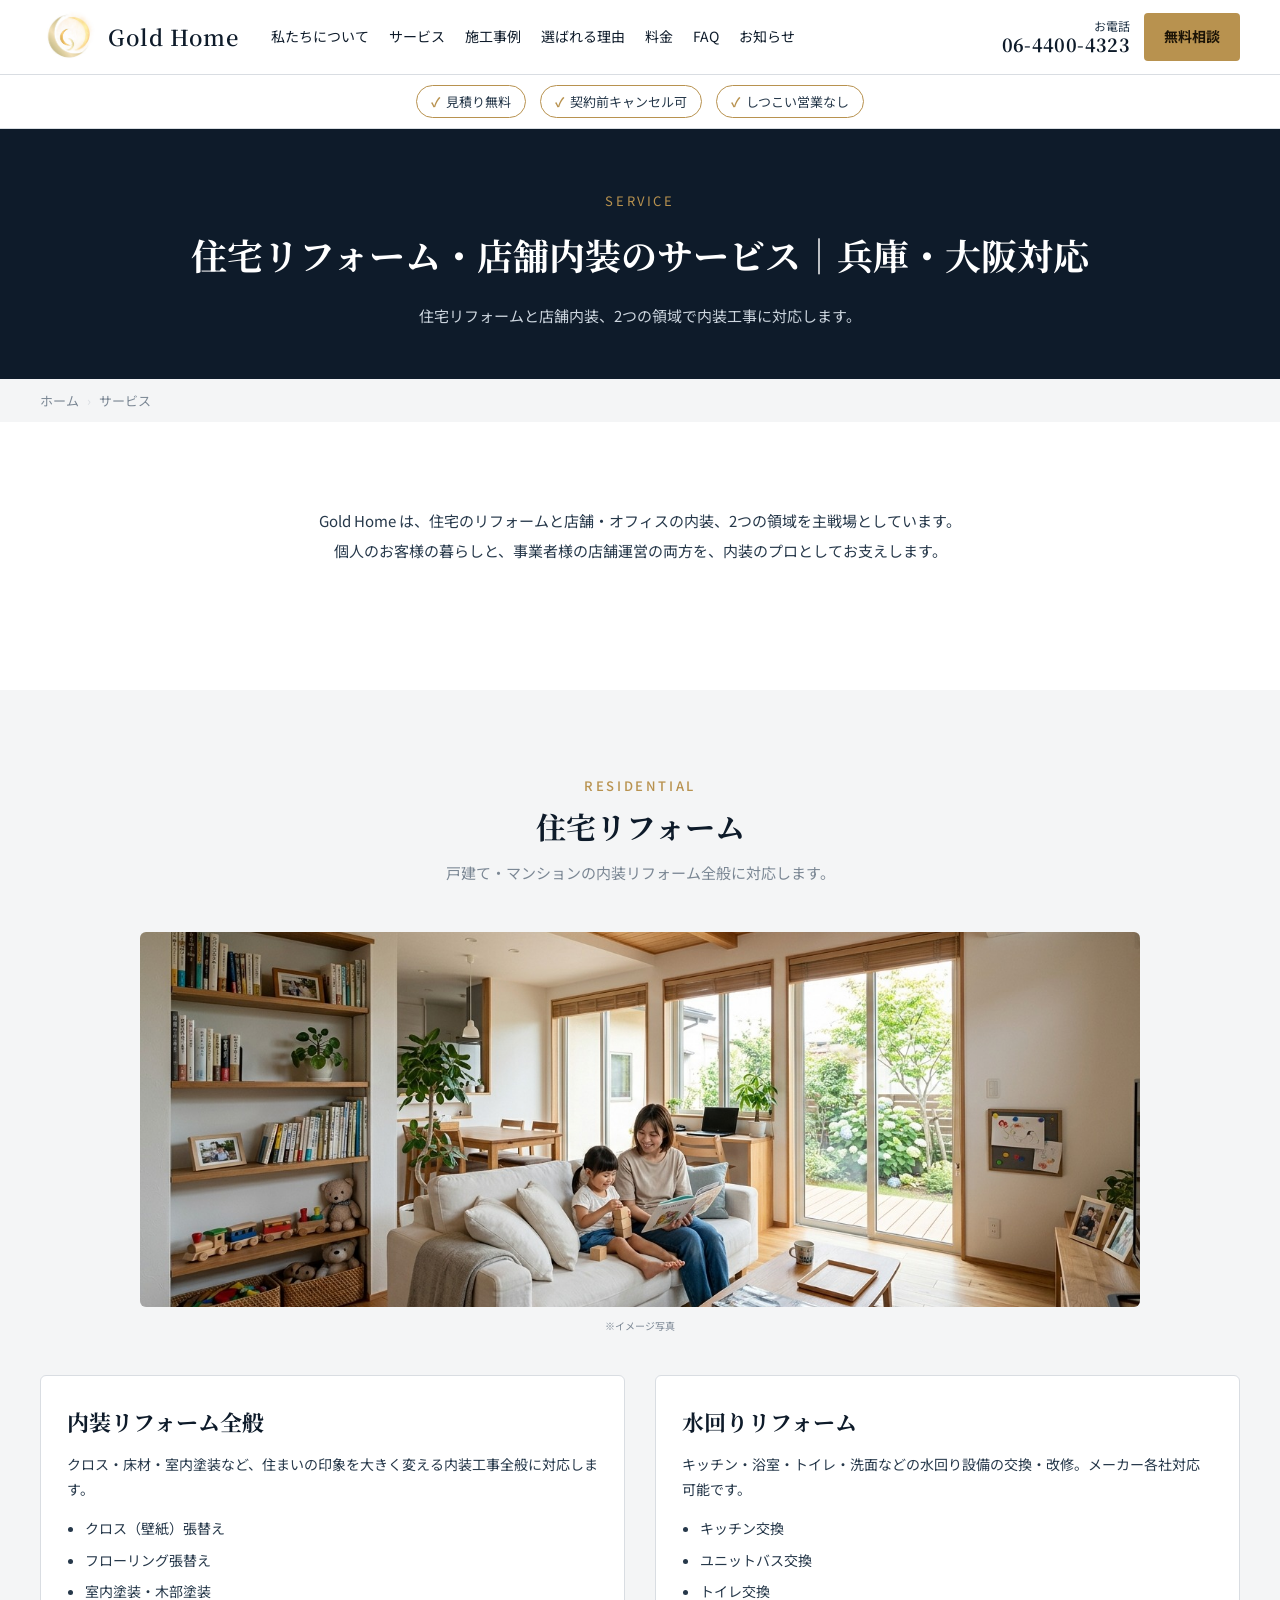
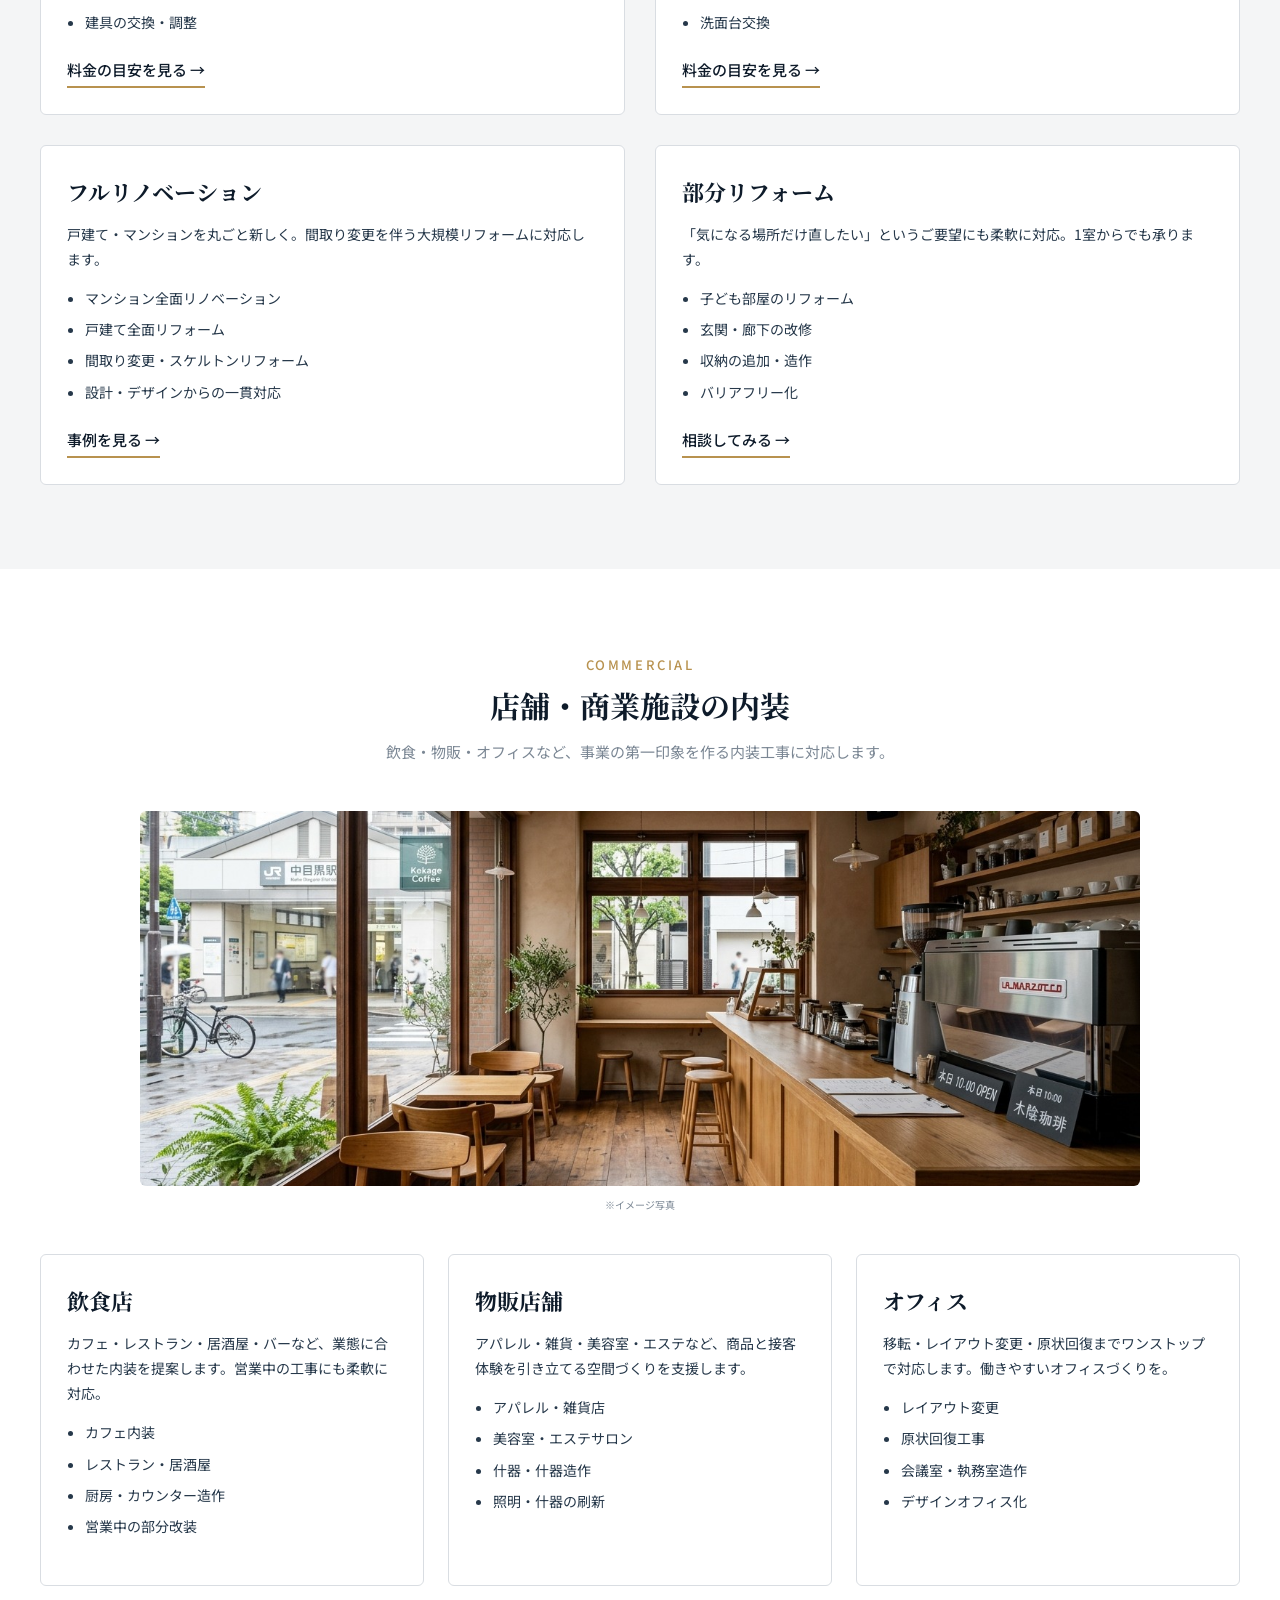
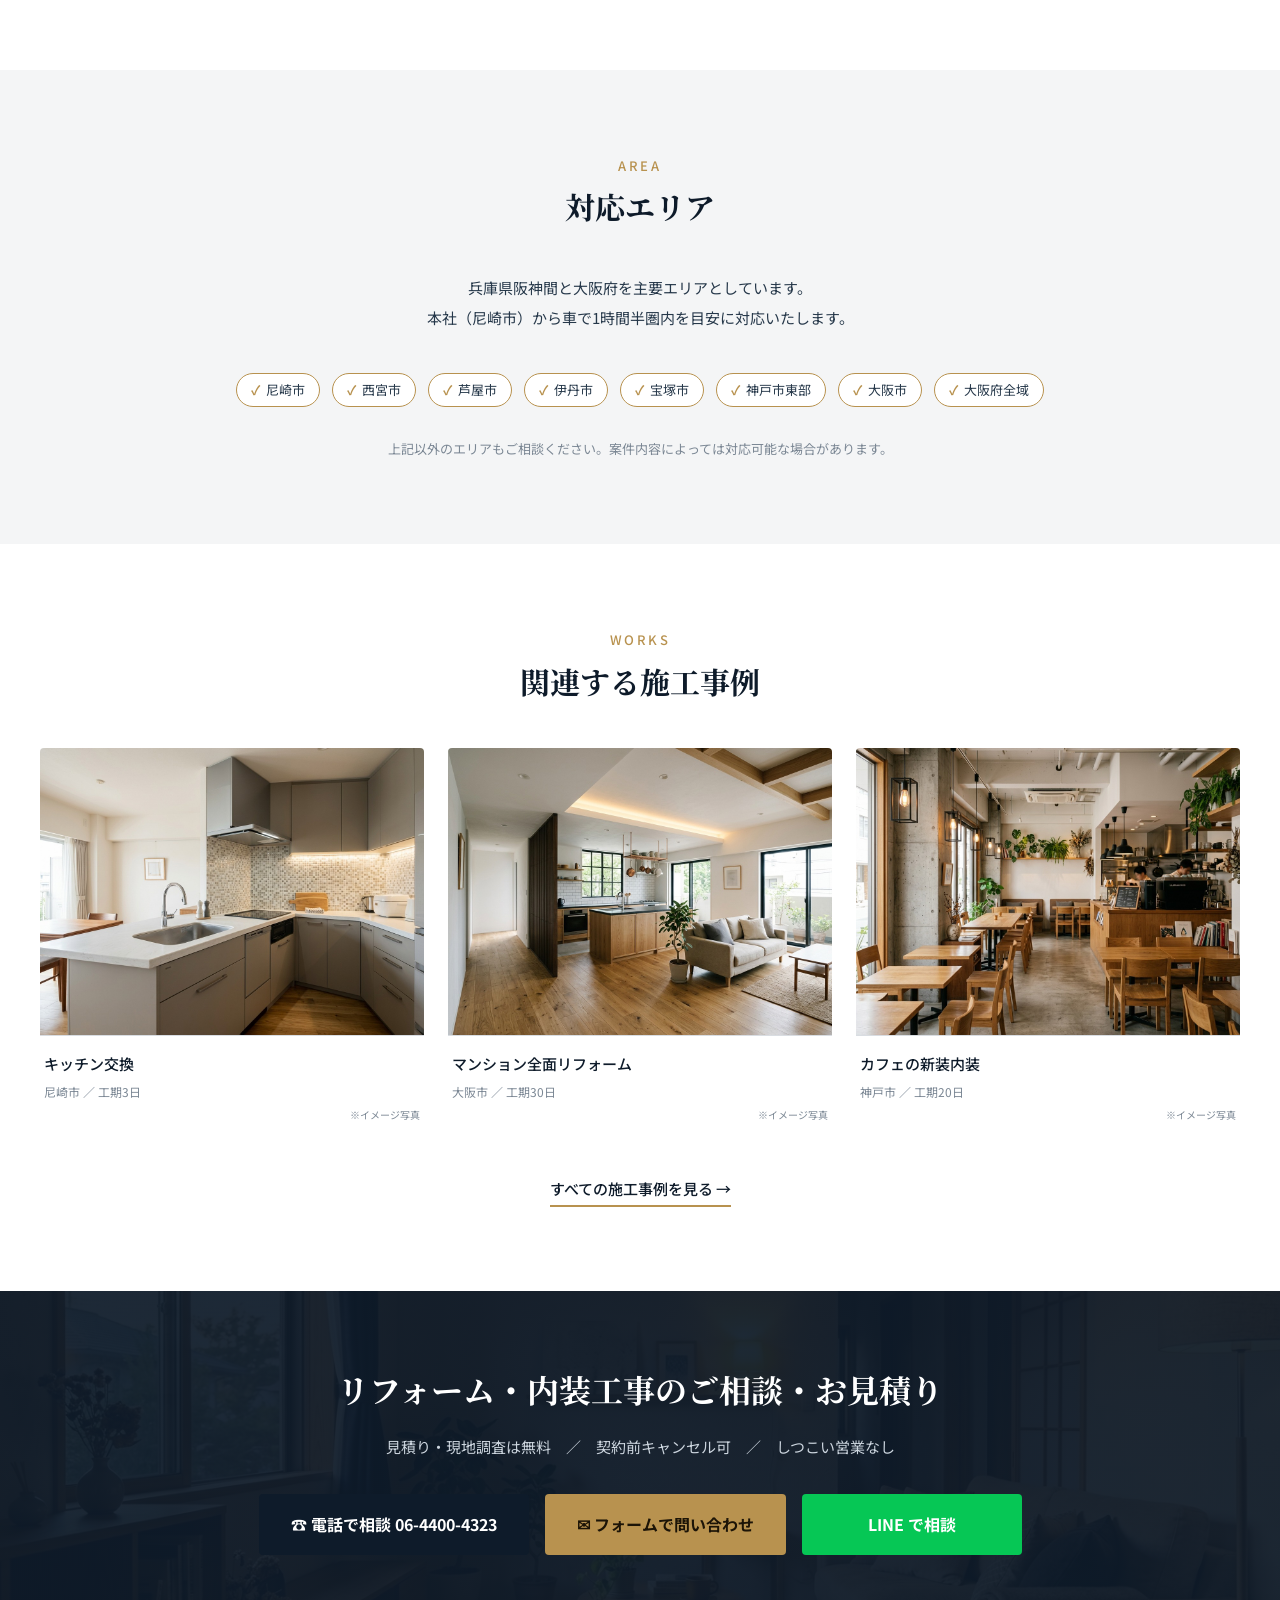
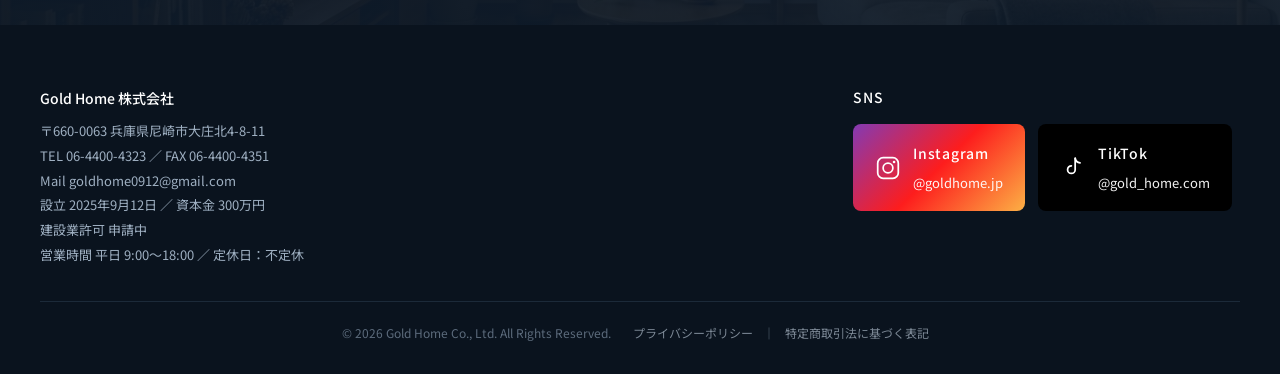
<file: service.html>
<!DOCTYPE html>
<html lang="ja">
<head>
<meta charset="UTF-8">
<meta name="viewport" content="width=device-width, initial-scale=1.0">
<title>サービス・対応工事｜Gold Home株式会社｜住宅リフォーム／店舗内装</title>
<meta name="description" content="Gold Home株式会社のサービス一覧。住宅リフォーム（内装・水回り・フルリノベ）と店舗・オフィス内装。兵庫県阪神間・大阪府対応。">
<link rel="preconnect" href="https://fonts.googleapis.com">
<link rel="preconnect" href="https://fonts.gstatic.com" crossorigin>
<link href="https://fonts.googleapis.com/css2?family=Noto+Sans+JP:wght@400;500;700&family=Noto+Serif+JP:wght@500;700&display=swap" rel="stylesheet">
<link rel="stylesheet" href="css/common.css">
<link rel="canonical" href="https://gold-home.github.io/goldhome.hp/service.html">
<script type="application/ld+json">
{
  "@context":"https://schema.org",
  "@type":"LocalBusiness",
  "@id":"https://gold-home.github.io/goldhome.hp/#organization",
  "name":"Gold Home株式会社",
  "url":"https://gold-home.github.io/goldhome.hp/",
  "telephone":"+81-6-4400-4323",
  "email":"goldhome0912@gmail.com",
  "address":{"@type":"PostalAddress","streetAddress":"大庄北4-8-11","addressLocality":"尼崎市","addressRegion":"兵庫県","postalCode":"660-0063","addressCountry":"JP"},
  "areaServed":["兵庫県","大阪府"],
  "priceRange":"¥¥"
}
</script>
<script type="application/ld+json">
{
  "@context":"https://schema.org",
  "@type":"BreadcrumbList",
  "itemListElement":[
    {"@type":"ListItem","position":1,"name":"ホーム","item":"https://gold-home.github.io/goldhome.hp/"},
    {"@type":"ListItem","position":2,"name":"サービス","item":"https://gold-home.github.io/goldhome.hp/service.html"}
  ]
}
</script>
</head>
<body>

<header>
  <div class="wrap nav">
    <a href="index.html" class="logo"><img src="images/01_hero/logo.jpg" alt="Gold Home株式会社"><span class="logo-text">Gold Home</span></a>
    <ul>
      <li><a href="about.html">私たちについて</a></li>
      <li><a href="service.html">サービス</a></li>
      <li><a href="works.html">施工事例</a></li>
      <li><a href="reason.html">選ばれる理由</a></li>
      <li><a href="price.html">料金</a></li>
      <li><a href="faq.html">FAQ</a></li>
      <li><a href="news.html">お知らせ</a></li>
    </ul>
    <div class="right">
      <div class="tel">お電話<b>06-4400-4323</b></div>
      <a class="btn" href="contact.html">無料相談</a>
      <button class="hamburger" aria-label="メニュー">☰</button>
    </div>
  </div>
</header>
<div class="badges"><div class="wrap"><span class="badge">見積り無料</span><span class="badge">契約前キャンセル可</span><span class="badge">しつこい営業なし</span></div></div>

<section class="page-head">
  <div class="wrap">
    <span class="en">SERVICE</span>
    <h1>住宅リフォーム・店舗内装のサービス｜兵庫・大阪対応</h1>
    <p>住宅リフォームと店舗内装、2つの領域で内装工事に対応します。</p>
  </div>
</section>

<nav class="crumb"><div class="wrap"><a href="index.html">ホーム</a><span class="sep">›</span><span>サービス</span></div></nav>

<section class="blk">
  <div class="wrap">
    <p class="intro-p">
      Gold Home は、住宅のリフォームと店舗・オフィスの内装、2つの領域を主戦場としています。<br>
      個人のお客様の暮らしと、事業者様の店舗運営の両方を、内装のプロとしてお支えします。
    </p>
  </div>
</section>

<!-- ===== 住宅リフォーム ===== -->
<section class="blk alt" id="residential">
  <div class="wrap">
    <div class="head"><span class="en">RESIDENTIAL</span><h2 class="serif">住宅リフォーム</h2><p>戸建て・マンションの内装リフォーム全般に対応します。</p></div>
    <img src="images/04_service/service_住宅_カバー.jpg" alt="住宅リフォームのイメージ" style="width:100%;max-width:1000px;margin:0 auto 10px;border-radius:6px;aspect-ratio:16/6;object-fit:cover">
    <em class="img-note" style="text-align:center;margin-bottom:40px">※イメージ写真</em>

    <div class="grid2">
      <div class="svc">
        <div class="body">
          <h3>内装リフォーム全般</h3>
          <p>クロス・床材・室内塗装など、住まいの印象を大きく変える内装工事全般に対応します。</p>
          <ul>
            <li>クロス（壁紙）張替え</li>
            <li>フローリング張替え</li>
            <li>室内塗装・木部塗装</li>
            <li>建具の交換・調整</li>
          </ul>
          <a class="link-more" href="price.html">料金の目安を見る →</a>
        </div>
      </div>
      <div class="svc">
        <div class="body">
          <h3>水回りリフォーム</h3>
          <p>キッチン・浴室・トイレ・洗面などの水回り設備の交換・改修。メーカー各社対応可能です。</p>
          <ul>
            <li>キッチン交換</li>
            <li>ユニットバス交換</li>
            <li>トイレ交換</li>
            <li>洗面台交換</li>
          </ul>
          <a class="link-more" href="price.html">料金の目安を見る →</a>
        </div>
      </div>
      <div class="svc">
        <div class="body">
          <h3>フルリノベーション</h3>
          <p>戸建て・マンションを丸ごと新しく。間取り変更を伴う大規模リフォームに対応します。</p>
          <ul>
            <li>マンション全面リノベーション</li>
            <li>戸建て全面リフォーム</li>
            <li>間取り変更・スケルトンリフォーム</li>
            <li>設計・デザインからの一貫対応</li>
          </ul>
          <a class="link-more" href="works.html">事例を見る →</a>
        </div>
      </div>
      <div class="svc">
        <div class="body">
          <h3>部分リフォーム</h3>
          <p>「気になる場所だけ直したい」というご要望にも柔軟に対応。1室からでも承ります。</p>
          <ul>
            <li>子ども部屋のリフォーム</li>
            <li>玄関・廊下の改修</li>
            <li>収納の追加・造作</li>
            <li>バリアフリー化</li>
          </ul>
          <a class="link-more" href="contact.html">相談してみる →</a>
        </div>
      </div>
    </div>
  </div>
</section>

<!-- ===== 店舗内装 ===== -->
<section class="blk" id="commercial">
  <div class="wrap">
    <div class="head"><span class="en">COMMERCIAL</span><h2 class="serif">店舗・商業施設の内装</h2><p>飲食・物販・オフィスなど、事業の第一印象を作る内装工事に対応します。</p></div>
    <img src="images/04_service/service_店舗_カバー.jpg" alt="店舗内装のイメージ" style="width:100%;max-width:1000px;margin:0 auto 10px;border-radius:6px;aspect-ratio:16/6;object-fit:cover">
    <em class="img-note" style="text-align:center;margin-bottom:40px">※イメージ写真</em>

    <div class="grid3">
      <div class="svc">
        <div class="body">
          <h3>飲食店</h3>
          <p>カフェ・レストラン・居酒屋・バーなど、業態に合わせた内装を提案します。営業中の工事にも柔軟に対応。</p>
          <ul>
            <li>カフェ内装</li>
            <li>レストラン・居酒屋</li>
            <li>厨房・カウンター造作</li>
            <li>営業中の部分改装</li>
          </ul>
        </div>
      </div>
      <div class="svc">
        <div class="body">
          <h3>物販店舗</h3>
          <p>アパレル・雑貨・美容室・エステなど、商品と接客体験を引き立てる空間づくりを支援します。</p>
          <ul>
            <li>アパレル・雑貨店</li>
            <li>美容室・エステサロン</li>
            <li>什器・什器造作</li>
            <li>照明・什器の刷新</li>
          </ul>
        </div>
      </div>
      <div class="svc">
        <div class="body">
          <h3>オフィス</h3>
          <p>移転・レイアウト変更・原状回復までワンストップで対応します。働きやすいオフィスづくりを。</p>
          <ul>
            <li>レイアウト変更</li>
            <li>原状回復工事</li>
            <li>会議室・執務室造作</li>
            <li>デザインオフィス化</li>
          </ul>
        </div>
      </div>
    </div>
  </div>
</section>

<!-- ===== 対応エリア ===== -->
<section class="blk alt">
  <div class="wrap tc">
    <div class="head"><span class="en">AREA</span><h2 class="serif">対応エリア</h2></div>
    <p class="intro-p">
      兵庫県阪神間と大阪府を主要エリアとしています。<br>
      本社（尼崎市）から車で1時間半圏内を目安に対応いたします。
    </p>
    <div style="display:flex;gap:12px;flex-wrap:wrap;justify-content:center;max-width:820px;margin:0 auto">
      <span class="badge">尼崎市</span>
      <span class="badge">西宮市</span>
      <span class="badge">芦屋市</span>
      <span class="badge">伊丹市</span>
      <span class="badge">宝塚市</span>
      <span class="badge">神戸市東部</span>
      <span class="badge">大阪市</span>
      <span class="badge">大阪府全域</span>
    </div>
    <p style="margin-top:30px;font-size:13px;color:var(--muted)">上記以外のエリアもご相談ください。案件内容によっては対応可能な場合があります。</p>
  </div>
</section>

<!-- ===== 関連事例 ===== -->
<section class="blk">
  <div class="wrap">
    <div class="head"><span class="en">WORKS</span><h2 class="serif">関連する施工事例</h2></div>
    <div class="grid3">
      <a href="works.html" class="work">
        <img src="images/02_works_住宅/works_住宅01_キッチンリフォーム.jpg" alt="キッチンリフォーム">
        <div class="cap"><b>キッチン交換</b><div class="meta">尼崎市 ／ 工期3日</div><em class="img-note">※イメージ写真</em></div>
      </a>
      <a href="works.html" class="work">
        <img src="images/02_works_住宅/works_住宅05_マンション全面.jpg" alt="マンション全面リフォーム">
        <div class="cap"><b>マンション全面リフォーム</b><div class="meta">大阪市 ／ 工期30日</div><em class="img-note">※イメージ写真</em></div>
      </a>
      <a href="works.html" class="work">
        <img src="images/03_works_店舗/works_店舗01_カフェ内装.jpg" alt="カフェ内装">
        <div class="cap"><b>カフェの新装内装</b><div class="meta">神戸市 ／ 工期20日</div><em class="img-note">※イメージ写真</em></div>
      </a>
    </div>
    <div class="tc mt-lg"><a class="link-more" href="works.html">すべての施工事例を見る →</a></div>
  </div>
</section>

<section class="cta-block">
  <div class="bg" style="background-image:url('images/07_contact/contact_CTAブロック背景.jpg')"></div>
  <div class="wrap">
    <h2>リフォーム・内装工事のご相談・お見積り</h2>
    <p class="sub">見積り・現地調査は無料　／　契約前キャンセル可　／　しつこい営業なし</p>
    <div class="row">
      <a class="btn dk lg" href="tel:0664004323">☎ 電話で相談 06-4400-4323</a>
      <a class="btn lg" href="contact.html">✉ フォームで問い合わせ</a>
      <a class="btn line lg" href="https://lin.ee/wgbpxBG" target="_blank" rel="noopener">LINE で相談</a>
    </div>
  </div>
</section>

<footer>
  <div class="wrap">
    <div class="fcols">
      <div class="co">
        <b>Gold Home 株式会社</b>
        〒660-0063 兵庫県尼崎市大庄北4-8-11<br>
        TEL 06-4400-4323 ／ FAX 06-4400-4351<br>
        Mail goldhome0912@gmail.com<br>
        設立 2025年9月12日 ／ 資本金 300万円<br>
        建設業許可 申請中<br>
        営業時間 平日 9:00〜18:00 ／ 定休日：不定休
      </div>
      <div>
        <span class="fh-title">SNS</span>
        <a href="https://www.instagram.com/goldhome.jp/" target="_blank" rel="noopener" class="ig-link">
          <svg class="ig-icon" viewBox="0 0 24 24" fill="none" xmlns="http://www.w3.org/2000/svg" aria-hidden="true">
            <rect x="2.5" y="2.5" width="19" height="19" rx="5" stroke="#fff" stroke-width="1.6"/>
            <circle cx="12" cy="12" r="4.5" stroke="#fff" stroke-width="1.6"/>
            <circle cx="17.6" cy="6.4" r="1.2" fill="#fff"/>
          </svg>
          <div>
            <b>Instagram</b>
            <span class="handle">@goldhome.jp</span>
          </div>
        </a>
        <a href="https://www.tiktok.com/@gold_home.com" target="_blank" rel="noopener" class="tk-link">
          <svg class="tk-icon" viewBox="0 0 24 24" fill="none" xmlns="http://www.w3.org/2000/svg" aria-hidden="true">
            <path d="M14 3v10.5a3.5 3.5 0 1 1-3.5-3.5" stroke="#fff" stroke-width="1.6" stroke-linecap="round" stroke-linejoin="round"/>
            <path d="M14 3c.4 2.3 2.2 4 4.5 4.2" stroke="#fff" stroke-width="1.6" stroke-linecap="round" stroke-linejoin="round"/>
          </svg>
          <div>
            <b>TikTok</b>
            <span class="handle">@gold_home.com</span>
          </div>
        </a>
      </div>
    </div>
    <div class="copy">© 2026 Gold Home Co., Ltd. All Rights Reserved.　<a href="privacy.html">プライバシーポリシー</a>｜<a href="tokutei.html">特定商取引法に基づく表記</a></div>
  </div>
</footer>

<div class="mobile-cta"><div class="row"><a href="tel:0664004323"><b>☎</b>電話</a><a href="https://lin.ee/wgbpxBG" class="line" target="_blank" rel="noopener"><b>L</b>LINE</a><a href="contact.html" class="form"><b>✉</b>フォーム</a></div></div>

</body>
</html>
</file>
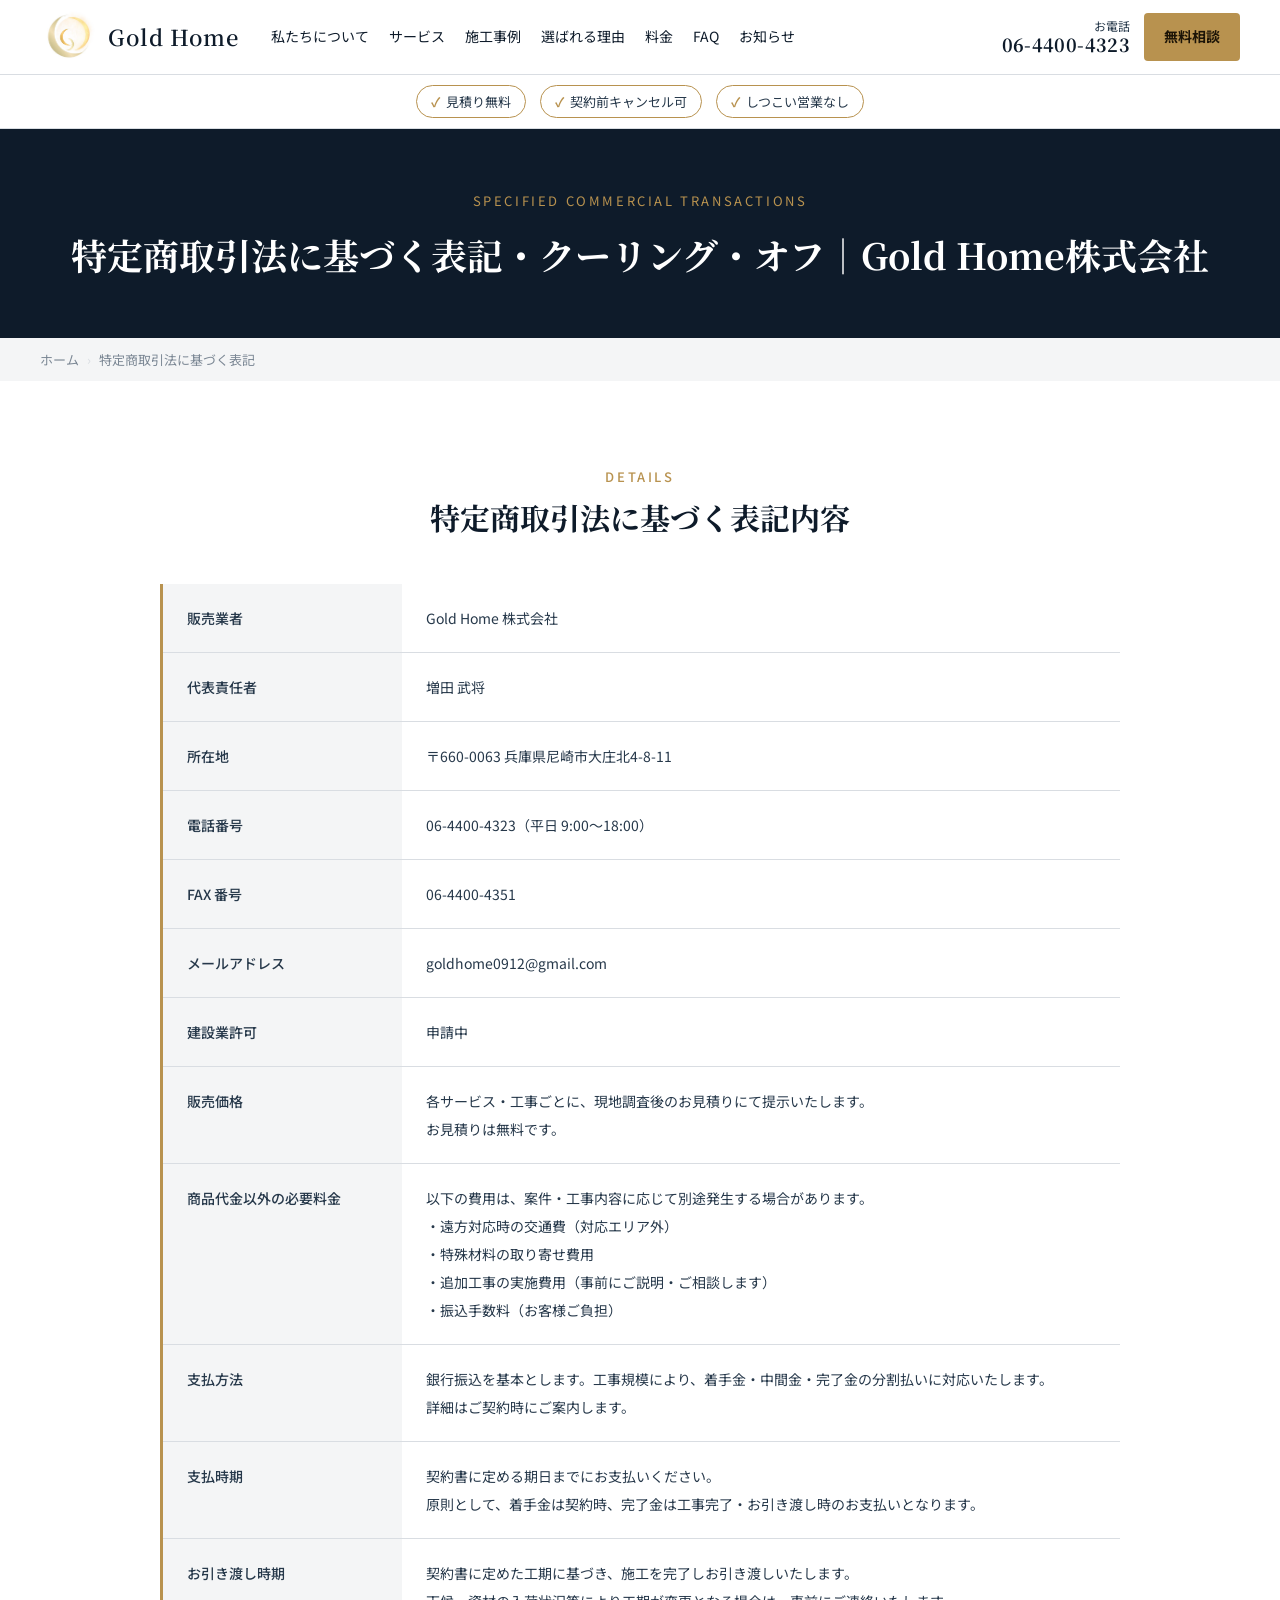
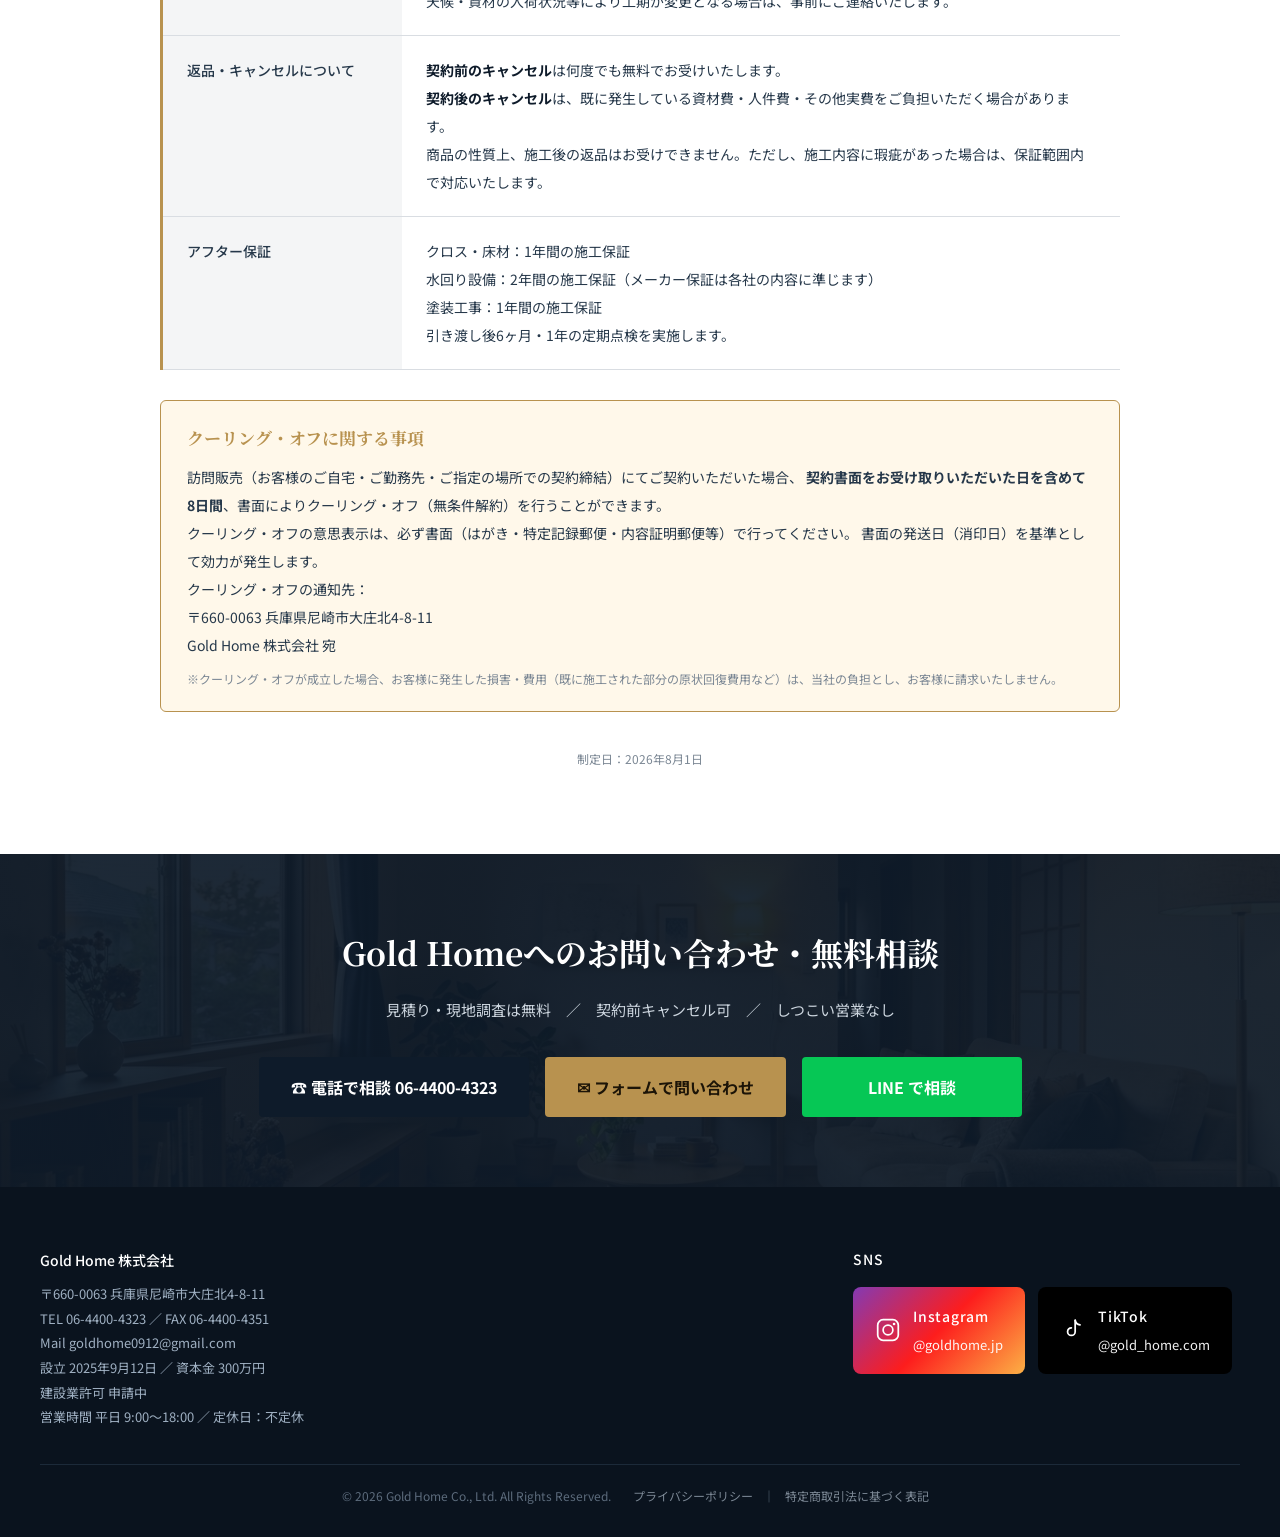
<file: tokutei.html>
<!DOCTYPE html>
<html lang="ja">
<head>
<meta charset="UTF-8">
<meta name="viewport" content="width=device-width, initial-scale=1.0">
<title>特定商取引法に基づく表記｜Gold Home株式会社</title>
<meta name="description" content="Gold Home株式会社の特定商取引法に基づく表記。販売業者情報・支払方法・お引き渡し時期・返品・クーリング・オフに関する事項を明記します。">
<link rel="preconnect" href="https://fonts.googleapis.com">
<link rel="preconnect" href="https://fonts.gstatic.com" crossorigin>
<link href="https://fonts.googleapis.com/css2?family=Noto+Sans+JP:wght@400;500;700&family=Noto+Serif+JP:wght@500;700&display=swap" rel="stylesheet">
<link rel="stylesheet" href="css/common.css">
<link rel="canonical" href="https://gold-home.github.io/goldhome.hp/tokutei.html">
<script type="application/ld+json">
{
  "@context":"https://schema.org",
  "@type":"LocalBusiness",
  "@id":"https://gold-home.github.io/goldhome.hp/#organization",
  "name":"Gold Home株式会社",
  "url":"https://gold-home.github.io/goldhome.hp/",
  "telephone":"+81-6-4400-4323",
  "email":"goldhome0912@gmail.com",
  "address":{"@type":"PostalAddress","streetAddress":"大庄北4-8-11","addressLocality":"尼崎市","addressRegion":"兵庫県","postalCode":"660-0063","addressCountry":"JP"},
  "areaServed":["兵庫県","大阪府"],
  "priceRange":"¥¥"
}
</script>
<script type="application/ld+json">
{
  "@context":"https://schema.org",
  "@type":"BreadcrumbList",
  "itemListElement":[
    {"@type":"ListItem","position":1,"name":"ホーム","item":"https://gold-home.github.io/goldhome.hp/"},
    {"@type":"ListItem","position":2,"name":"特定商取引法に基づく表記","item":"https://gold-home.github.io/goldhome.hp/tokutei.html"}
  ]
}
</script>
<style>
.legal-table{width:100%;max-width:960px;margin:0 auto;border-collapse:collapse;font-size:14px}
.legal-table th,.legal-table td{padding:20px 24px;text-align:left;border-bottom:1px solid var(--line);vertical-align:top;line-height:2}
.legal-table th{background:var(--bg-alt);width:240px;color:var(--ink2);font-weight:500;border-left:3px solid var(--gold)}
.legal-table td{color:var(--ink2)}
.legal-table td b{color:var(--ink)}
.callout{
  max-width:960px;margin:30px auto;
  background:#fff8ea;border:1px solid var(--gold);border-radius:6px;
  padding:20px 26px;font-size:14px;color:var(--ink2);line-height:2;
}
.callout h3{color:var(--gold);font-family:var(--serif-fw);font-size:17px;margin-bottom:8px}
</style>
</head>
<body>

<header>
  <div class="wrap nav">
    <a href="index.html" class="logo"><img src="images/01_hero/logo.jpg" alt="Gold Home株式会社"><span class="logo-text">Gold Home</span></a>
    <ul>
      <li><a href="about.html">私たちについて</a></li>
      <li><a href="service.html">サービス</a></li>
      <li><a href="works.html">施工事例</a></li>
      <li><a href="reason.html">選ばれる理由</a></li>
      <li><a href="price.html">料金</a></li>
      <li><a href="faq.html">FAQ</a></li>
      <li><a href="news.html">お知らせ</a></li>
    </ul>
    <div class="right">
      <div class="tel">お電話<b>06-4400-4323</b></div>
      <a class="btn" href="contact.html">無料相談</a>
      <button class="hamburger" aria-label="メニュー">☰</button>
    </div>
  </div>
</header>
<div class="badges"><div class="wrap"><span class="badge">見積り無料</span><span class="badge">契約前キャンセル可</span><span class="badge">しつこい営業なし</span></div></div>

<section class="page-head">
  <div class="wrap">
    <span class="en">SPECIFIED COMMERCIAL TRANSACTIONS</span>
    <h1>特定商取引法に基づく表記・クーリング・オフ｜Gold Home株式会社</h1>
  </div>
</section>

<nav class="crumb"><div class="wrap"><a href="index.html">ホーム</a><span class="sep">›</span><span>特定商取引法に基づく表記</span></div></nav>

<section class="blk">
  <div class="wrap">
    <div class="head"><span class="en">DETAILS</span><h2 class="serif">特定商取引法に基づく表記内容</h2></div>
    <table class="legal-table">
      <tr><th>販売業者</th><td>Gold Home 株式会社</td></tr>
      <tr><th>代表責任者</th><td>増田 武将</td></tr>
      <tr><th>所在地</th><td>〒660-0063 兵庫県尼崎市大庄北4-8-11</td></tr>
      <tr><th>電話番号</th><td>06-4400-4323（平日 9:00〜18:00）</td></tr>
      <tr><th>FAX 番号</th><td>06-4400-4351</td></tr>
      <tr><th>メールアドレス</th><td>goldhome0912@gmail.com</td></tr>
      <tr><th>建設業許可</th><td>申請中</td></tr>
      <tr><th>販売価格</th><td>各サービス・工事ごとに、現地調査後のお見積りにて提示いたします。<br>お見積りは無料です。</td></tr>
      <tr><th>商品代金以外の必要料金</th><td>
        以下の費用は、案件・工事内容に応じて別途発生する場合があります。<br>
        ・遠方対応時の交通費（対応エリア外）<br>
        ・特殊材料の取り寄せ費用<br>
        ・追加工事の実施費用（事前にご説明・ご相談します）<br>
        ・振込手数料（お客様ご負担）
      </td></tr>
      <tr><th>支払方法</th><td>
        銀行振込を基本とします。工事規模により、着手金・中間金・完了金の分割払いに対応いたします。<br>
        詳細はご契約時にご案内します。
      </td></tr>
      <tr><th>支払時期</th><td>
        契約書に定める期日までにお支払いください。<br>
        原則として、着手金は契約時、完了金は工事完了・お引き渡し時のお支払いとなります。
      </td></tr>
      <tr><th>お引き渡し時期</th><td>
        契約書に定めた工期に基づき、施工を完了しお引き渡しいたします。<br>
        天候・資材の入荷状況等により工期が変更となる場合は、事前にご連絡いたします。
      </td></tr>
      <tr><th>返品・キャンセルについて</th><td>
        <b>契約前のキャンセル</b>は何度でも無料でお受けいたします。<br>
        <b>契約後のキャンセル</b>は、既に発生している資材費・人件費・その他実費をご負担いただく場合があります。<br>
        商品の性質上、施工後の返品はお受けできません。ただし、施工内容に瑕疵があった場合は、保証範囲内で対応いたします。
      </td></tr>
      <tr><th>アフター保証</th><td>
        クロス・床材：1年間の施工保証<br>
        水回り設備：2年間の施工保証（メーカー保証は各社の内容に準じます）<br>
        塗装工事：1年間の施工保証<br>
        引き渡し後6ヶ月・1年の定期点検を実施します。
      </td></tr>
    </table>

    <!-- ===== クーリング・オフ ===== -->
    <div class="callout">
      <h3>クーリング・オフに関する事項</h3>
      <p>
        訪問販売（お客様のご自宅・ご勤務先・ご指定の場所での契約締結）にてご契約いただいた場合、
        <b>契約書面をお受け取りいただいた日を含めて8日間</b>、書面によりクーリング・オフ（無条件解約）を行うことができます。
      </p>
      <p>
        クーリング・オフの意思表示は、必ず書面（はがき・特定記録郵便・内容証明郵便等）で行ってください。
        書面の発送日（消印日）を基準として効力が発生します。
      </p>
      <p>
        クーリング・オフの通知先：<br>
        〒660-0063 兵庫県尼崎市大庄北4-8-11<br>
        Gold Home 株式会社 宛
      </p>
      <p style="font-size:12px;color:var(--muted);margin-top:8px">
        ※クーリング・オフが成立した場合、お客様に発生した損害・費用（既に施工された部分の原状回復費用など）は、当社の負担とし、お客様に請求いたしません。
      </p>
    </div>

    <p style="text-align:center;margin-top:36px;font-size:12px;color:var(--muted)">
      制定日：2026年8月1日
    </p>
  </div>
</section>

<section class="cta-block">
  <div class="bg" style="background-image:url('images/07_contact/contact_CTAブロック背景.jpg')"></div>
  <div class="wrap">
    <h2>Gold Homeへのお問い合わせ・無料相談</h2>
    <p class="sub">見積り・現地調査は無料　／　契約前キャンセル可　／　しつこい営業なし</p>
    <div class="row">
      <a class="btn dk lg" href="tel:0664004323">☎ 電話で相談 06-4400-4323</a>
      <a class="btn lg" href="contact.html">✉ フォームで問い合わせ</a>
      <a class="btn line lg" href="https://lin.ee/wgbpxBG" target="_blank" rel="noopener">LINE で相談</a>
    </div>
  </div>
</section>

<footer>
  <div class="wrap">
    <div class="fcols">
      <div class="co">
        <b>Gold Home 株式会社</b>
        〒660-0063 兵庫県尼崎市大庄北4-8-11<br>
        TEL 06-4400-4323 ／ FAX 06-4400-4351<br>
        Mail goldhome0912@gmail.com<br>
        設立 2025年9月12日 ／ 資本金 300万円<br>
        建設業許可 申請中<br>
        営業時間 平日 9:00〜18:00 ／ 定休日：不定休
      </div>
      <div>
        <span class="fh-title">SNS</span>
        <a href="https://www.instagram.com/goldhome.jp/" target="_blank" rel="noopener" class="ig-link">
          <svg class="ig-icon" viewBox="0 0 24 24" fill="none" xmlns="http://www.w3.org/2000/svg" aria-hidden="true">
            <rect x="2.5" y="2.5" width="19" height="19" rx="5" stroke="#fff" stroke-width="1.6"/>
            <circle cx="12" cy="12" r="4.5" stroke="#fff" stroke-width="1.6"/>
            <circle cx="17.6" cy="6.4" r="1.2" fill="#fff"/>
          </svg>
          <div>
            <b>Instagram</b>
            <span class="handle">@goldhome.jp</span>
          </div>
        </a>
        <a href="https://www.tiktok.com/@gold_home.com" target="_blank" rel="noopener" class="tk-link">
          <svg class="tk-icon" viewBox="0 0 24 24" fill="none" xmlns="http://www.w3.org/2000/svg" aria-hidden="true">
            <path d="M14 3v10.5a3.5 3.5 0 1 1-3.5-3.5" stroke="#fff" stroke-width="1.6" stroke-linecap="round" stroke-linejoin="round"/>
            <path d="M14 3c.4 2.3 2.2 4 4.5 4.2" stroke="#fff" stroke-width="1.6" stroke-linecap="round" stroke-linejoin="round"/>
          </svg>
          <div>
            <b>TikTok</b>
            <span class="handle">@gold_home.com</span>
          </div>
        </a>
      </div>
    </div>
    <div class="copy">© 2026 Gold Home Co., Ltd. All Rights Reserved.　<a href="privacy.html">プライバシーポリシー</a>｜<a href="tokutei.html">特定商取引法に基づく表記</a></div>
  </div>
</footer>

<div class="mobile-cta"><div class="row"><a href="tel:0664004323"><b>☎</b>電話</a><a href="https://lin.ee/wgbpxBG" class="line" target="_blank" rel="noopener"><b>L</b>LINE</a><a href="contact.html" class="form"><b>✉</b>フォーム</a></div></div>

</body>
</html>
</file>
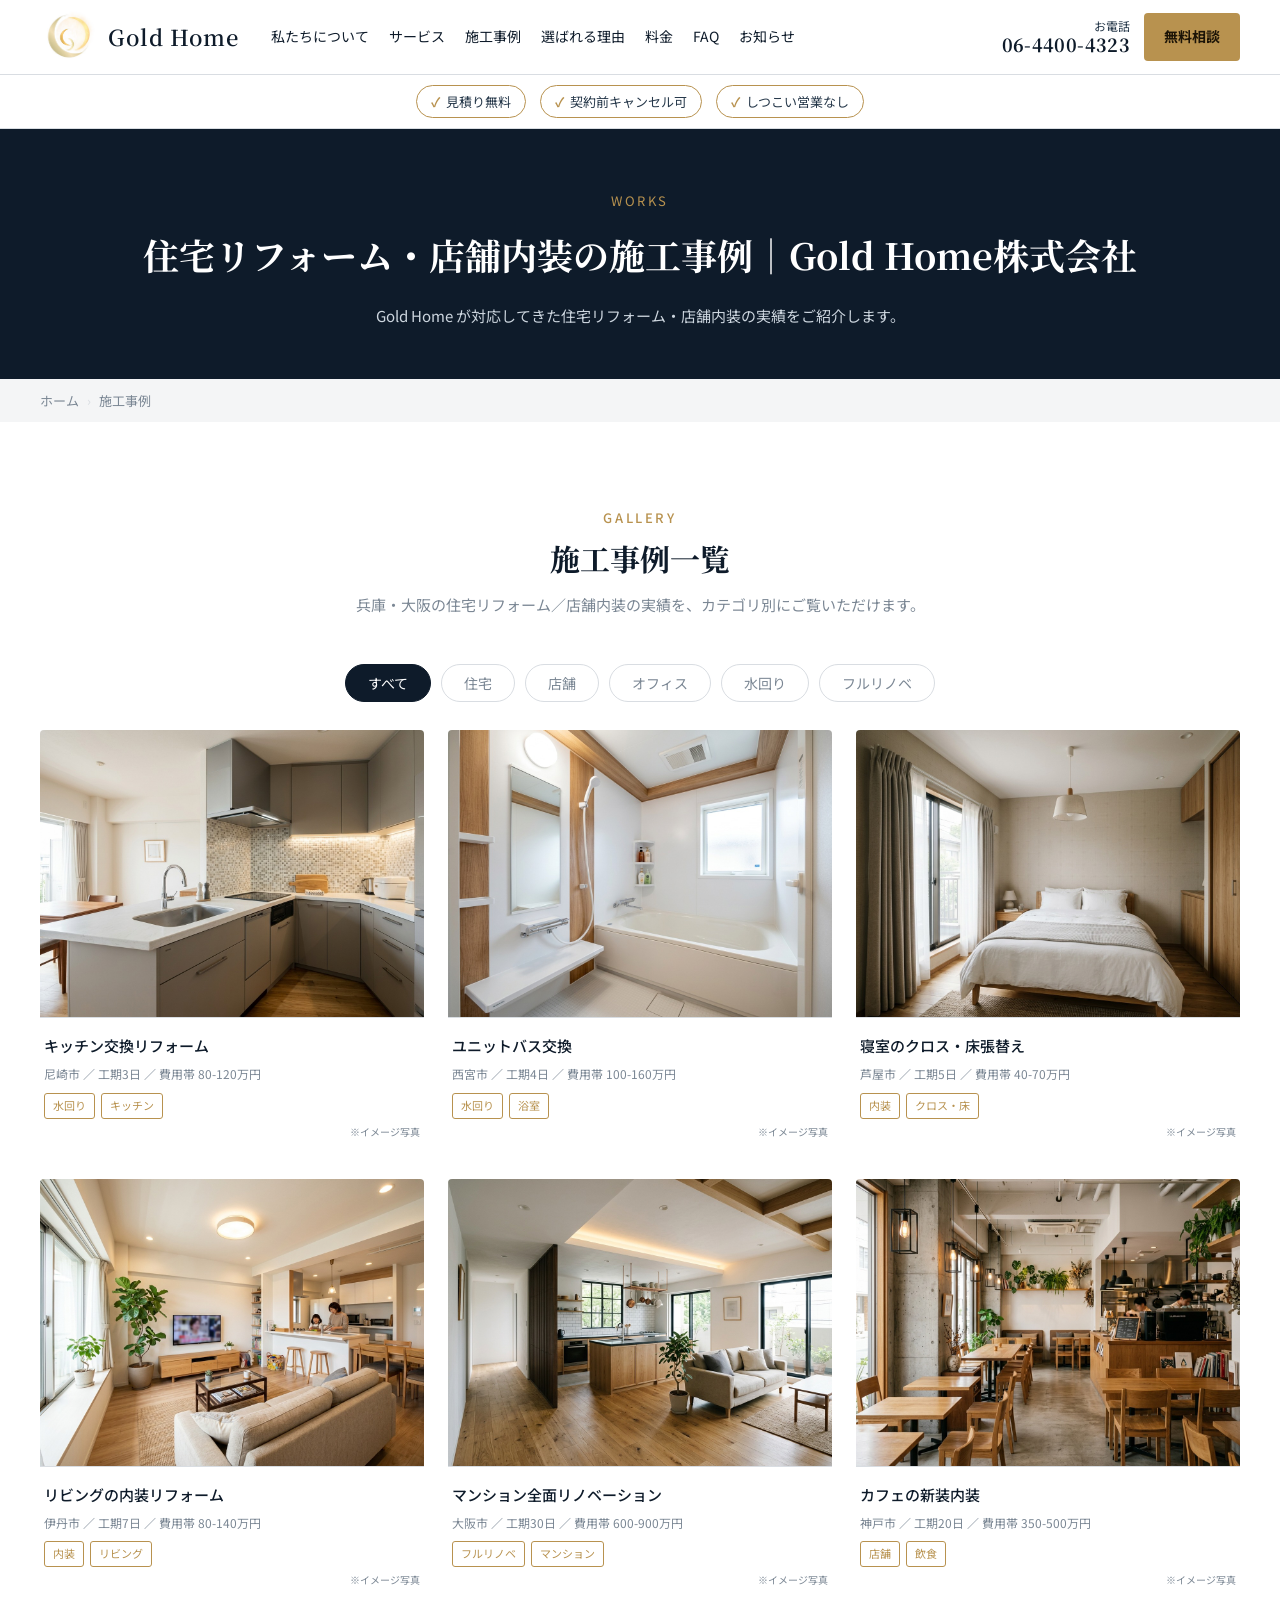
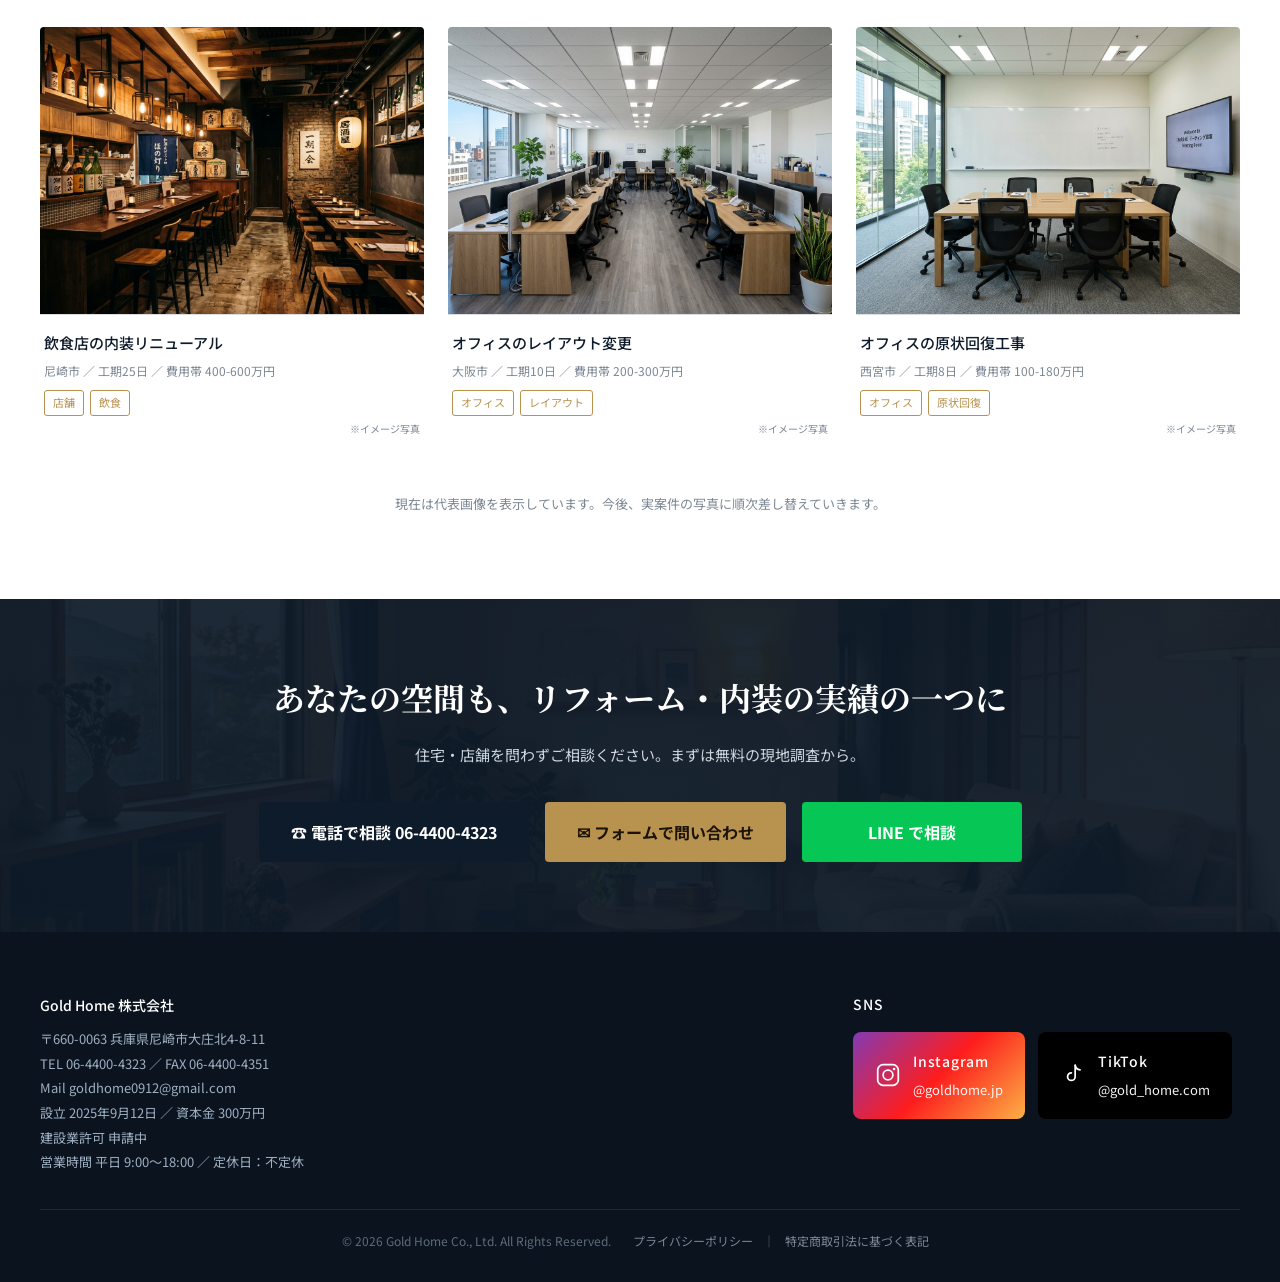
<file: works.html>
<!DOCTYPE html>
<html lang="ja">
<head>
<meta charset="UTF-8">
<meta name="viewport" content="width=device-width, initial-scale=1.0">
<title>施工事例｜Gold Home株式会社｜住宅リフォーム・店舗内装の実績</title>
<meta name="description" content="Gold Home株式会社の施工事例。住宅リフォーム・水回り・フルリノベーション・店舗内装まで。兵庫・大阪の実績をご紹介します。">
<link rel="preconnect" href="https://fonts.googleapis.com">
<link rel="preconnect" href="https://fonts.gstatic.com" crossorigin>
<link href="https://fonts.googleapis.com/css2?family=Noto+Sans+JP:wght@400;500;700&family=Noto+Serif+JP:wght@500;700&display=swap" rel="stylesheet">
<link rel="stylesheet" href="css/common.css">
<link rel="canonical" href="https://gold-home.github.io/goldhome.hp/works.html">
<script type="application/ld+json">
{
  "@context":"https://schema.org",
  "@type":"LocalBusiness",
  "@id":"https://gold-home.github.io/goldhome.hp/#organization",
  "name":"Gold Home株式会社",
  "url":"https://gold-home.github.io/goldhome.hp/",
  "telephone":"+81-6-4400-4323",
  "email":"goldhome0912@gmail.com",
  "address":{"@type":"PostalAddress","streetAddress":"大庄北4-8-11","addressLocality":"尼崎市","addressRegion":"兵庫県","postalCode":"660-0063","addressCountry":"JP"},
  "areaServed":["兵庫県","大阪府"],
  "priceRange":"¥¥"
}
</script>
<script type="application/ld+json">
{
  "@context":"https://schema.org",
  "@type":"BreadcrumbList",
  "itemListElement":[
    {"@type":"ListItem","position":1,"name":"ホーム","item":"https://gold-home.github.io/goldhome.hp/"},
    {"@type":"ListItem","position":2,"name":"施工事例","item":"https://gold-home.github.io/goldhome.hp/works.html"}
  ]
}
</script>
<style>
.filter-hidden{display:none !important}
</style>
</head>
<body>

<header>
  <div class="wrap nav">
    <a href="index.html" class="logo"><img src="images/01_hero/logo.jpg" alt="Gold Home株式会社"><span class="logo-text">Gold Home</span></a>
    <ul>
      <li><a href="about.html">私たちについて</a></li>
      <li><a href="service.html">サービス</a></li>
      <li><a href="works.html">施工事例</a></li>
      <li><a href="reason.html">選ばれる理由</a></li>
      <li><a href="price.html">料金</a></li>
      <li><a href="faq.html">FAQ</a></li>
      <li><a href="news.html">お知らせ</a></li>
    </ul>
    <div class="right">
      <div class="tel">お電話<b>06-4400-4323</b></div>
      <a class="btn" href="contact.html">無料相談</a>
      <button class="hamburger" aria-label="メニュー">☰</button>
    </div>
  </div>
</header>
<div class="badges"><div class="wrap"><span class="badge">見積り無料</span><span class="badge">契約前キャンセル可</span><span class="badge">しつこい営業なし</span></div></div>

<section class="page-head">
  <div class="wrap">
    <span class="en">WORKS</span>
    <h1>住宅リフォーム・店舗内装の施工事例｜Gold Home株式会社</h1>
    <p>Gold Home が対応してきた住宅リフォーム・店舗内装の実績をご紹介します。</p>
  </div>
</section>

<nav class="crumb"><div class="wrap"><a href="index.html">ホーム</a><span class="sep">›</span><span>施工事例</span></div></nav>

<section class="blk">
  <div class="wrap">
    <div class="head"><span class="en">GALLERY</span><h2 class="serif">施工事例一覧</h2><p>兵庫・大阪の住宅リフォーム／店舗内装の実績を、カテゴリ別にご覧いただけます。</p></div>
    <div class="tabs" id="filterTabs">
      <button class="on" data-filter="all">すべて</button>
      <button data-filter="residential">住宅</button>
      <button data-filter="commercial">店舗</button>
      <button data-filter="office">オフィス</button>
      <button data-filter="water">水回り</button>
      <button data-filter="reno">フルリノベ</button>
    </div>
    <div class="grid3" id="worksGrid">
      <div class="work" data-cat="residential water">
        <img src="images/02_works_住宅/works_住宅01_キッチンリフォーム.jpg" alt="キッチンリフォーム">
        <div class="cap"><b>キッチン交換リフォーム</b>
          <div class="meta">尼崎市 ／ 工期3日 ／ 費用帯 80-120万円</div>
          <div class="tags"><span>水回り</span><span>キッチン</span></div>
          <em class="img-note">※イメージ写真</em>
        </div>
      </div>
      <div class="work" data-cat="residential water">
        <img src="images/02_works_住宅/works_住宅02_浴室リフォーム.jpg" alt="浴室リフォーム">
        <div class="cap"><b>ユニットバス交換</b>
          <div class="meta">西宮市 ／ 工期4日 ／ 費用帯 100-160万円</div>
          <div class="tags"><span>水回り</span><span>浴室</span></div>
          <em class="img-note">※イメージ写真</em>
        </div>
      </div>
      <div class="work" data-cat="residential">
        <img src="images/02_works_住宅/works_住宅03_寝室内装.jpg" alt="寝室内装">
        <div class="cap"><b>寝室のクロス・床張替え</b>
          <div class="meta">芦屋市 ／ 工期5日 ／ 費用帯 40-70万円</div>
          <div class="tags"><span>内装</span><span>クロス・床</span></div>
          <em class="img-note">※イメージ写真</em>
        </div>
      </div>
      <div class="work" data-cat="residential">
        <img src="images/02_works_住宅/works_住宅04_リビング内装.jpg" alt="リビング内装">
        <div class="cap"><b>リビングの内装リフォーム</b>
          <div class="meta">伊丹市 ／ 工期7日 ／ 費用帯 80-140万円</div>
          <div class="tags"><span>内装</span><span>リビング</span></div>
          <em class="img-note">※イメージ写真</em>
        </div>
      </div>
      <div class="work" data-cat="residential reno">
        <img src="images/02_works_住宅/works_住宅05_マンション全面.jpg" alt="マンション全面リフォーム">
        <div class="cap"><b>マンション全面リノベーション</b>
          <div class="meta">大阪市 ／ 工期30日 ／ 費用帯 600-900万円</div>
          <div class="tags"><span>フルリノベ</span><span>マンション</span></div>
          <em class="img-note">※イメージ写真</em>
        </div>
      </div>
      <div class="work" data-cat="commercial">
        <img src="images/03_works_店舗/works_店舗01_カフェ内装.jpg" alt="カフェ内装">
        <div class="cap"><b>カフェの新装内装</b>
          <div class="meta">神戸市 ／ 工期20日 ／ 費用帯 350-500万円</div>
          <div class="tags"><span>店舗</span><span>飲食</span></div>
          <em class="img-note">※イメージ写真</em>
        </div>
      </div>
      <div class="work" data-cat="commercial">
        <img src="images/03_works_店舗/works_店舗02_飲食店内装.jpg" alt="飲食店内装">
        <div class="cap"><b>飲食店の内装リニューアル</b>
          <div class="meta">尼崎市 ／ 工期25日 ／ 費用帯 400-600万円</div>
          <div class="tags"><span>店舗</span><span>飲食</span></div>
          <em class="img-note">※イメージ写真</em>
        </div>
      </div>
      <div class="work" data-cat="commercial office">
        <img src="images/03_works_店舗/works_店舗03_オフィス.jpg" alt="オフィスレイアウト変更">
        <div class="cap"><b>オフィスのレイアウト変更</b>
          <div class="meta">大阪市 ／ 工期10日 ／ 費用帯 200-300万円</div>
          <div class="tags"><span>オフィス</span><span>レイアウト</span></div>
          <em class="img-note">※イメージ写真</em>
        </div>
      </div>
      <div class="work" data-cat="commercial office">
        <img src="images/03_works_店舗/works_店舗04_オフィス.jpg" alt="オフィス原状回復">
        <div class="cap"><b>オフィスの原状回復工事</b>
          <div class="meta">西宮市 ／ 工期8日 ／ 費用帯 100-180万円</div>
          <div class="tags"><span>オフィス</span><span>原状回復</span></div>
          <em class="img-note">※イメージ写真</em>
        </div>
      </div>
    </div>

    <p style="text-align:center;margin-top:40px;color:var(--muted);font-size:13px">
      現在は代表画像を表示しています。今後、実案件の写真に順次差し替えていきます。
    </p>
  </div>
</section>

<section class="cta-block">
  <div class="bg" style="background-image:url('images/07_contact/contact_CTAブロック背景.jpg')"></div>
  <div class="wrap">
    <h2>あなたの空間も、リフォーム・内装の実績の一つに</h2>
    <p class="sub">住宅・店舗を問わずご相談ください。まずは無料の現地調査から。</p>
    <div class="row">
      <a class="btn dk lg" href="tel:0664004323">☎ 電話で相談 06-4400-4323</a>
      <a class="btn lg" href="contact.html">✉ フォームで問い合わせ</a>
      <a class="btn line lg" href="https://lin.ee/wgbpxBG" target="_blank" rel="noopener">LINE で相談</a>
    </div>
  </div>
</section>

<footer>
  <div class="wrap">
    <div class="fcols">
      <div class="co">
        <b>Gold Home 株式会社</b>
        〒660-0063 兵庫県尼崎市大庄北4-8-11<br>
        TEL 06-4400-4323 ／ FAX 06-4400-4351<br>
        Mail goldhome0912@gmail.com<br>
        設立 2025年9月12日 ／ 資本金 300万円<br>
        建設業許可 申請中<br>
        営業時間 平日 9:00〜18:00 ／ 定休日：不定休
      </div>
      <div>
        <span class="fh-title">SNS</span>
        <a href="https://www.instagram.com/goldhome.jp/" target="_blank" rel="noopener" class="ig-link">
          <svg class="ig-icon" viewBox="0 0 24 24" fill="none" xmlns="http://www.w3.org/2000/svg" aria-hidden="true">
            <rect x="2.5" y="2.5" width="19" height="19" rx="5" stroke="#fff" stroke-width="1.6"/>
            <circle cx="12" cy="12" r="4.5" stroke="#fff" stroke-width="1.6"/>
            <circle cx="17.6" cy="6.4" r="1.2" fill="#fff"/>
          </svg>
          <div>
            <b>Instagram</b>
            <span class="handle">@goldhome.jp</span>
          </div>
        </a>
        <a href="https://www.tiktok.com/@gold_home.com" target="_blank" rel="noopener" class="tk-link">
          <svg class="tk-icon" viewBox="0 0 24 24" fill="none" xmlns="http://www.w3.org/2000/svg" aria-hidden="true">
            <path d="M14 3v10.5a3.5 3.5 0 1 1-3.5-3.5" stroke="#fff" stroke-width="1.6" stroke-linecap="round" stroke-linejoin="round"/>
            <path d="M14 3c.4 2.3 2.2 4 4.5 4.2" stroke="#fff" stroke-width="1.6" stroke-linecap="round" stroke-linejoin="round"/>
          </svg>
          <div>
            <b>TikTok</b>
            <span class="handle">@gold_home.com</span>
          </div>
        </a>
      </div>
    </div>
    <div class="copy">© 2026 Gold Home Co., Ltd. All Rights Reserved.　<a href="privacy.html">プライバシーポリシー</a>｜<a href="tokutei.html">特定商取引法に基づく表記</a></div>
  </div>
</footer>

<div class="mobile-cta"><div class="row"><a href="tel:0664004323"><b>☎</b>電話</a><a href="https://lin.ee/wgbpxBG" class="line" target="_blank" rel="noopener"><b>L</b>LINE</a><a href="contact.html" class="form"><b>✉</b>フォーム</a></div></div>

<script>
  document.querySelectorAll('#filterTabs button').forEach(btn => {
    btn.addEventListener('click', () => {
      document.querySelectorAll('#filterTabs button').forEach(b => b.classList.remove('on'));
      btn.classList.add('on');
      const f = btn.dataset.filter;
      document.querySelectorAll('#worksGrid .work').forEach(w => {
        const cats = (w.dataset.cat || '').split(' ');
        if (f === 'all' || cats.includes(f)) w.classList.remove('filter-hidden');
        else w.classList.add('filter-hidden');
      });
    });
  });
</script>
</body>
</html>
</file>
<file: css/common.css>
/* ==========================================================================
   Gold Home 株式会社 コーポレートサイト 共通スタイル
   案A 実績重厚型（ダークネイビー × シャンパンゴールド × 和文セリフ）
   ========================================================================== */

/* -------------------------- 1. CSS 変数 ---------------------------------- */
:root{
  --ink:      #0e1b2a;
  --ink2:     #26384a;
  --ink3:     #0a131e;
  --gold:     #b8924f;
  --gold-lt:  #d4b075;
  --line:     #d9dde2;
  --ph:       #e7e9ec;
  --ph2:      #dfe2e6;
  --muted:    #7b8794;
  --bg:       #ffffff;
  --bg-alt:   #f4f5f6;
  --line-fw: 'Noto Sans JP', 'Hiragino Kaku Gothic ProN', 'Yu Gothic', sans-serif;
  --serif-fw: 'Noto Serif JP', 'Hiragino Mincho ProN', 'Yu Mincho', serif;
  --wrap:     1280px;
  --pad-sec-pc: 84px;
  --pad-sec-sp: 54px;
  --header-h: 74px;
}

/* -------------------------- 2. リセット ---------------------------------- */
*{box-sizing:border-box;margin:0;padding:0}
html{scroll-behavior:smooth}
body{
  font-family:var(--line-fw);
  color:var(--ink);
  background:var(--bg);
  line-height:1.8;
  font-size:16px;
  -webkit-font-smoothing:antialiased;
  padding-bottom:0;
}
img{max-width:100%;display:block;height:auto}
a{color:inherit;text-decoration:none}
ul,ol{list-style:none}
button{cursor:pointer;font-family:inherit;border:none;background:none}
.serif{font-family:var(--serif-fw)}
.gold{color:var(--gold)}

/* -------------------------- 3. コンテナ ---------------------------------- */
.wrap{max-width:var(--wrap);margin:0 auto;padding:0 40px}

/* -------------------------- 4. ヘッダー ---------------------------------- */
header{
  position:sticky;top:0;z-index:30;
  background:var(--bg);border-bottom:1px solid var(--line);
}
.nav{display:flex;align-items:center;gap:24px;height:var(--header-h)}
.logo{
  display:flex;align-items:center;gap:10px;height:58px;color:var(--ink);
}
.logo img{height:100%;width:auto;display:block;object-fit:contain}
.logo-text{font-family:'Cormorant Garamond','Noto Serif JP',serif;font-size:22px;font-weight:600;letter-spacing:.04em;white-space:nowrap;line-height:1}
.nav ul{display:flex;gap:20px;margin-left:8px;font-size:14px}
.nav ul a{transition:color .2s}
.nav ul a:hover{color:var(--gold)}
.nav .right{margin-left:auto;display:flex;align-items:center;gap:14px}
.tel{font-size:12px;color:var(--ink2);text-align:right;line-height:1.3}
.tel b{font-size:18px;font-family:var(--serif-fw);letter-spacing:.02em;display:block;color:var(--ink)}

/* -------------------------- 5. ボタン ------------------------------------ */
.btn{
  display:inline-flex;align-items:center;justify-content:center;gap:6px;
  background:var(--gold);color:#1c1407;font-weight:700;font-size:14px;
  padding:11px 20px;border-radius:4px;text-decoration:none;
  transition:background .2s,transform .1s;
}
.btn:hover{background:var(--gold-lt);transform:translateY(-1px)}
.btn.dk{background:var(--ink);color:#fff}
.btn.dk:hover{background:var(--ink2)}
.btn.ghost{background:transparent;border:1px solid #fff;color:#fff;font-weight:500}
.btn.ghost:hover{background:rgba(255,255,255,.1);transform:none}
.btn.line{background:#06c755;color:#fff}
.btn.line:hover{background:#05b34c}
.btn.lg{font-size:16px;padding:16px 32px}

/* -------------------------- 6. 安心バッジ帯 ------------------------------ */
.badges{background:var(--bg);border-bottom:1px solid var(--line);padding:10px 0}
.badges .wrap{display:flex;gap:14px;justify-content:center;flex-wrap:wrap}
.badge{
  display:inline-flex;align-items:center;gap:6px;
  font-size:13px;color:var(--ink2);
  border:1px solid var(--gold);border-radius:20px;
  padding:4px 14px;background:#fff;
}
.badge::before{content:"✓";color:var(--gold);font-weight:700}

/* -------------------------- 7. パンくずリスト ---------------------------- */
.crumb{background:var(--bg-alt);padding:10px 0}
.crumb .wrap{display:flex;gap:8px;font-size:13px;color:var(--muted)}
.crumb a{color:var(--muted)}
.crumb a:hover{color:var(--ink)}
.crumb .sep{color:var(--line)}

/* -------------------------- 8. セクション -------------------------------- */
section.blk{background:var(--bg);padding:var(--pad-sec-pc) 0}
section.blk.alt{background:var(--bg-alt)}
section.blk.dk{background:var(--ink);color:#fff}

.head{text-align:center;margin-bottom:46px}
.head .en{display:block;color:var(--gold);font-size:13px;letter-spacing:.2em;margin-bottom:8px;font-weight:500}
.head h2{font-size:30px;font-weight:700;font-family:var(--serif-fw);line-height:1.4}
.head p{margin-top:12px;color:var(--muted);font-size:15px}
.dk .head h2,.dk h3{color:#fff}

/* -------------------------- 9. Hero ------------------------------------- */
.hero{
  position:relative;background:var(--ink);color:#fff;
  min-height:560px;display:flex;align-items:center;overflow:hidden;
}
.hero .bg{
  position:absolute;inset:0;
  background-size:cover;background-position:center;
  opacity:.9;
}
.hero::after{
  content:"";position:absolute;inset:0;
  background:linear-gradient(90deg,rgba(14,27,42,.6) 0%,rgba(14,27,42,.25) 100%);
  z-index:1;
}
.hero .inner{position:relative;z-index:2;padding:80px 0;max-width:820px}
.hero .tag{display:inline-block;font-size:11px;letter-spacing:.2em;color:var(--gold);border:1px solid var(--gold);border-radius:4px;padding:4px 12px;margin-bottom:20px}
.hero h1{font-size:44px;line-height:1.5;font-weight:700;margin-bottom:20px;font-family:var(--serif-fw)}
.hero h1 span{color:var(--gold)}
.hero p{font-size:17px;color:#cdd6df;margin-bottom:30px;line-height:1.9}
.hero .cta{display:flex;gap:14px;flex-wrap:wrap}
.scrollcue{position:absolute;bottom:20px;left:50%;transform:translateX(-50%);font-size:11px;color:#9fb0c2;z-index:2;letter-spacing:.2em}

/* -------------------------- 10. 下層ページ ヘッダー --------------------- */
.page-head{background:var(--ink);color:#fff;padding:60px 0 50px;text-align:center}
.page-head .en{display:block;color:var(--gold);font-size:13px;letter-spacing:.2em;margin-bottom:10px}
.page-head h1{font-family:var(--serif-fw);font-size:36px;font-weight:700}
.page-head p{color:#cdd6df;margin-top:14px;font-size:15px}

/* -------------------------- 11. カード系（事例・サービス） -------------- */
.tabs{display:flex;gap:10px;justify-content:center;margin-bottom:28px;flex-wrap:wrap}
.tabs button{
  font-size:14px;padding:8px 22px;
  border:1px solid var(--line);border-radius:30px;
  color:var(--muted);background:#fff;
}
.tabs button.on{background:var(--ink);color:#fff;border-color:var(--ink)}

.grid3{display:grid;grid-template-columns:repeat(3,1fr);gap:24px}
.grid2{display:grid;grid-template-columns:1fr 1fr;gap:30px}
.grid4{display:grid;grid-template-columns:repeat(4,1fr);gap:20px}

.work{background:#fff;border-radius:4px;overflow:hidden;transition:transform .2s,box-shadow .2s}
.work:hover{transform:translateY(-3px);box-shadow:0 8px 24px rgba(0,0,0,.08)}
.work .ph,.work img{aspect-ratio:4/3;object-fit:cover;width:100%;background:var(--ph);border-bottom:1px solid var(--line)}
.work .cap{padding:14px 4px}
.work .cap b{display:block;color:var(--ink);font-size:15px;font-weight:500;margin-bottom:4px}
.work .cap .meta{font-size:12px;color:var(--muted)}
.work .cap .tags{margin-top:8px;display:flex;gap:6px;flex-wrap:wrap}
.work .cap .tags span{font-size:11px;color:var(--gold);border:1px solid var(--gold);padding:2px 8px;border-radius:3px}

.img-note{display:block;font-size:10px;color:var(--muted);text-align:right;margin-top:4px;font-style:normal}

.svc{border:1px solid var(--line);border-radius:6px;overflow:hidden;background:#fff}
.svc img{width:100%;aspect-ratio:16/9;object-fit:cover}
.svc .body{padding:26px}
.svc h3{font-size:22px;margin-bottom:10px;font-family:var(--serif-fw)}
.svc p{font-size:14px;color:var(--ink2);margin-bottom:12px}
.svc ul{margin:14px 0 20px 18px;color:var(--ink2);font-size:14px;list-style:disc}
.svc ul li{margin-bottom:6px}

/* -------------------------- 12. 選ばれる理由 ---------------------------- */
.reasons{display:grid;grid-template-columns:repeat(3,1fr);gap:30px}
.reason{text-align:center;padding:20px}
.reason .ic{
  width:72px;height:72px;border-radius:50%;
  background:#fff8ea;border:1px solid var(--gold);
  display:flex;align-items:center;justify-content:center;
  margin:0 auto 20px;color:var(--gold);font-size:30px;
  font-family:var(--serif-fw);font-weight:700;
}
.reason h3{font-size:19px;margin-bottom:10px;font-family:var(--serif-fw)}
.reason p{font-size:14px;color:var(--ink2);text-align:left}

/* -------------------------- 13. 数字帯 ---------------------------------- */
.stats{display:grid;grid-template-columns:repeat(4,1fr);gap:24px;text-align:center}
.stats .n{font-family:var(--serif-fw);font-size:52px;color:var(--gold);font-weight:700;line-height:1.1;letter-spacing:.02em}
.stats .n small{font-size:18px;color:var(--gold);font-weight:500}
.stats .l{font-size:14px;color:#cdd6df;margin-top:8px}

/* -------------------------- 14. 施工の流れ ------------------------------ */
.flow-mini{display:flex;gap:8px;align-items:stretch;flex-wrap:wrap}
.flow-mini .step{
  flex:1;min-width:110px;background:#fff;border:1px solid var(--line);
  border-radius:6px;padding:18px 8px;text-align:center;font-size:13px;line-height:1.5;
}
.flow-mini .step .no{display:block;font-family:var(--serif-fw);color:var(--gold);font-size:22px;font-weight:700;margin-bottom:6px}
.flow-mini .arw{display:flex;align-items:center;color:var(--gold);font-size:18px;flex:0 0 auto}

.flow-full{display:flex;flex-direction:column;gap:34px}
.flow-item{
  display:grid;grid-template-columns:1fr 1fr;gap:40px;
  align-items:center;
}
.flow-item.rev{grid-template-columns:1fr 1fr}
.flow-item.rev .flow-body{order:2}
.flow-item.rev .flow-media{order:1}
.flow-media img{width:100%;aspect-ratio:16/9;object-fit:cover;border-radius:6px}
.flow-body .no{display:inline-block;background:var(--gold);color:#fff;font-family:var(--serif-fw);font-weight:700;padding:6px 16px;border-radius:20px;font-size:14px;margin-bottom:12px}
.flow-body h3{font-size:22px;font-family:var(--serif-fw);margin-bottom:10px}
.flow-body .meta{display:flex;gap:14px;font-size:13px;color:var(--muted);margin-bottom:12px;flex-wrap:wrap}
.flow-body .meta span::before{content:"● ";color:var(--gold)}
.flow-body .free{background:var(--gold);color:#fff;padding:2px 8px;font-size:11px;border-radius:3px;margin-left:4px}
.flow-body p{font-size:14px;color:var(--ink2);margin-bottom:6px}
.flow-cols{display:grid;grid-template-columns:1fr 1fr;gap:14px;margin-top:12px;font-size:13px}
.flow-cols div{background:#f9f7f0;border-left:3px solid var(--gold);padding:10px 14px}
.flow-cols b{color:var(--gold);display:block;font-size:12px;margin-bottom:4px}

.trust-set{display:flex;gap:16px;justify-content:center;flex-wrap:wrap;margin-bottom:40px}
.trust-set span{
  display:inline-flex;align-items:center;gap:6px;
  background:#fff;border:1px solid var(--gold);border-radius:30px;
  padding:8px 20px;font-size:14px;color:var(--ink);font-weight:500;
}
.trust-set span::before{content:"◆";color:var(--gold)}

/* -------------------------- 15. お客様の声 ------------------------------ */
.voice{background:#fff;border:1px solid var(--line);border-radius:6px;padding:28px;height:100%}
.voice .q{color:var(--gold);font-size:36px;font-family:var(--serif-fw);line-height:1;margin-bottom:8px}
.voice p{font-size:14px;color:var(--ink2);margin-bottom:14px;line-height:1.9}
.voice .who{font-size:13px;color:var(--muted);border-top:1px solid var(--line);padding-top:12px}
.voice .stars{color:var(--gold);font-size:14px;margin-bottom:8px}

.g-rating{
  display:inline-flex;align-items:center;gap:14px;
  background:#fff;border:1px solid var(--line);border-radius:8px;
  padding:16px 28px;margin-bottom:40px;
}
.g-rating .score{font-family:var(--serif-fw);font-size:36px;font-weight:700;color:var(--gold)}
.g-rating .stars{color:var(--gold);font-size:18px}
.g-rating .lbl{font-size:12px;color:var(--muted)}

/* -------------------------- 16. 価格カード ----------------------------- */
.price-grid{display:grid;grid-template-columns:repeat(4,1fr);gap:16px}
.price-card{background:#fff;border:1px solid var(--line);border-radius:6px;padding:22px 20px;border-top:3px solid var(--gold)}
.price-card .label{font-size:13px;color:var(--muted);margin-bottom:6px}
.price-card h3{font-size:16px;font-weight:500;margin-bottom:14px;color:var(--ink)}
.price-card .val{font-family:var(--serif-fw);font-size:20px;color:var(--gold);font-weight:700}
.price-card .val small{font-size:12px;color:var(--muted);font-family:var(--line-fw);font-weight:400;margin-left:2px}
.price-note{text-align:center;margin-top:28px;color:var(--muted);font-size:13px}

/* -------------------------- 17. FAQ ------------------------------------ */
.faq-list{max-width:840px;margin:0 auto}
details.faq{
  background:#fff;border:1px solid var(--line);border-radius:6px;
  margin-bottom:12px;overflow:hidden;
}
details.faq summary{
  padding:18px 26px 18px 22px;font-size:15px;font-weight:500;
  cursor:pointer;list-style:none;
  position:relative;padding-right:50px;
}
details.faq summary::-webkit-details-marker{display:none}
details.faq summary::before{content:"Q";color:var(--gold);font-family:var(--serif-fw);font-weight:700;font-size:20px;margin-right:12px}
details.faq summary::after{
  content:"+";position:absolute;right:22px;top:50%;transform:translateY(-50%);
  color:var(--gold);font-size:22px;font-weight:300;
}
details.faq[open] summary::after{content:"−"}
details.faq .a{padding:0 26px 20px 52px;font-size:14px;color:var(--ink2);line-height:1.9;border-top:1px solid var(--line);padding-top:16px;margin-top:-1px}

/* -------------------------- 18. フォーム ------------------------------- */
.form-wrap{max-width:820px;margin:0 auto;background:#fff;border:1px solid var(--line);border-radius:8px;padding:36px}
.form-row{margin-bottom:22px}
.form-row label{display:block;font-size:14px;font-weight:500;margin-bottom:8px}
.form-row .req{color:#c93a3a;font-size:11px;margin-left:6px;background:#fce8e8;padding:1px 6px;border-radius:2px}
.form-row .opt{color:var(--muted);font-size:11px;margin-left:6px;background:#eef;padding:1px 6px;border-radius:2px}
.form-row input[type=text],.form-row input[type=tel],.form-row input[type=email],.form-row select,.form-row textarea{
  width:100%;padding:12px 14px;border:1px solid var(--line);border-radius:4px;
  font-family:inherit;font-size:15px;background:#fff;
}
.form-row textarea{min-height:140px;resize:vertical}
.form-row input:focus,.form-row select:focus,.form-row textarea:focus{outline:none;border-color:var(--gold)}
.form-row .radios{display:flex;gap:20px;flex-wrap:wrap}
.form-row .radios label{font-weight:400;font-size:14px}
.form-row .radios input{margin-right:4px}
.form-submit{text-align:center;margin-top:30px}
.form-submit button{
  background:var(--gold);color:#fff;font-weight:700;font-size:16px;
  padding:16px 60px;border-radius:4px;
}
.form-submit button:hover{background:var(--gold-lt)}
.form-note{text-align:center;font-size:12px;color:var(--muted);margin-top:14px}

.contact-methods{display:grid;grid-template-columns:repeat(3,1fr);gap:20px;margin-bottom:50px}
.cm{background:#fff;border:1px solid var(--line);border-radius:8px;padding:26px;text-align:center;border-top:3px solid var(--gold)}
.cm h3{font-family:var(--serif-fw);font-size:19px;margin-bottom:8px}
.cm p{font-size:13px;color:var(--muted);margin-bottom:14px}
.cm .big{font-family:var(--serif-fw);font-size:24px;color:var(--gold);font-weight:700;margin-bottom:10px}
.cm .btn{width:100%}

/* -------------------------- 19. お悩みリスト --------------------------- */
.worries{display:grid;grid-template-columns:repeat(2,1fr);gap:14px;max-width:900px;margin:0 auto}
.worry{background:#fff;border:1px solid var(--line);border-radius:4px;padding:16px 20px;display:flex;align-items:center;gap:12px;font-size:14px}
.worry::before{content:"✓";color:var(--gold);font-weight:700;font-size:18px}

/* -------------------------- 20. 会社概要テーブル ----------------------- */
.info-table{width:100%;max-width:820px;margin:0 auto;border-collapse:collapse}
.info-table th,.info-table td{padding:16px 20px;text-align:left;border-bottom:1px solid var(--line);font-size:14px;vertical-align:top}
.info-table th{background:var(--bg-alt);width:180px;color:var(--ink2);font-weight:500}

.timeline{max-width:700px;margin:0 auto;position:relative;padding-left:30px}
.timeline::before{content:"";position:absolute;left:8px;top:8px;bottom:8px;width:2px;background:var(--gold)}
.timeline-item{position:relative;margin-bottom:26px;padding-left:20px}
.timeline-item::before{content:"";position:absolute;left:-27px;top:6px;width:14px;height:14px;border-radius:50%;background:var(--gold);border:3px solid #fff;box-shadow:0 0 0 1px var(--gold)}
.timeline-item .year{font-family:var(--serif-fw);color:var(--gold);font-weight:700;font-size:16px;margin-bottom:2px}
.timeline-item p{font-size:14px;color:var(--ink2)}

.president{display:grid;grid-template-columns:280px 1fr;gap:40px;align-items:start;max-width:920px;margin:0 auto}
.president img{width:100%;aspect-ratio:3/4;object-fit:cover;border-radius:6px}
.president .msg{font-size:15px;line-height:2;color:var(--ink2)}
.president .msg h3{font-family:var(--serif-fw);font-size:22px;color:var(--ink);margin-bottom:14px}
.president .name{margin-top:16px;font-weight:500;color:var(--ink)}
.president .name small{color:var(--muted);font-size:13px;margin-right:6px}

/* -------------------------- 21. ブログカード --------------------------- */
.post{background:#fff;border-radius:6px;overflow:hidden;border:1px solid var(--line);transition:transform .2s,box-shadow .2s}
.post:hover{transform:translateY(-3px);box-shadow:0 8px 24px rgba(0,0,0,.06)}
.post .ph,.post img{aspect-ratio:16/9;object-fit:cover;width:100%;background:var(--ph)}
.post .body{padding:18px 20px}
.post .meta{font-size:12px;color:var(--muted);margin-bottom:8px;display:flex;gap:10px;align-items:center}
.post .meta .cat{color:var(--gold);border:1px solid var(--gold);padding:1px 8px;border-radius:3px;font-size:11px}
.post h3{font-size:16px;line-height:1.6;font-weight:500;margin-bottom:8px}
.post p{font-size:13px;color:var(--muted);line-height:1.7}

/* -------------------------- 22. 大型CTAブロック ------------------------ */
.cta-block{
  position:relative;background:var(--ink);color:#fff;padding:70px 0;overflow:hidden;
}
.cta-block .bg{position:absolute;inset:0;background-size:cover;background-position:center;opacity:.25}
.cta-block::after{content:"";position:absolute;inset:0;background:linear-gradient(0deg,rgba(14,27,42,.75),rgba(14,27,42,.75));z-index:1}
.cta-block .wrap{position:relative;z-index:2;text-align:center}
.cta-block h2{font-family:var(--serif-fw);font-size:32px;margin-bottom:14px}
.cta-block .sub{color:#cdd6df;margin-bottom:34px;font-size:15px}
.cta-block .row{display:flex;gap:16px;justify-content:center;flex-wrap:wrap}
.cta-block .row .btn{min-width:220px}

/* -------------------------- 23. フッター ------------------------------- */
footer{background:var(--ink3);color:#9fb0c2;padding:60px 0 30px;font-size:13px}
.fcols{display:grid;grid-template-columns:2fr 1fr;gap:40px;margin-bottom:34px;align-items:start}
.ig-link{display:inline-flex;align-items:center;gap:12px;background:linear-gradient(135deg,#833ab4,#fd1d1d,#fcb045);color:#fff;padding:14px 22px;border-radius:8px;transition:transform .2s,box-shadow .2s;text-decoration:none;line-height:1.4}
.ig-link:hover{transform:translateY(-2px);box-shadow:0 6px 18px rgba(253,29,29,.25);color:#fff}
.ig-link .ig-icon{width:26px;height:26px;flex:0 0 26px}
.ig-link b{color:#fff;display:block;font-size:14px;letter-spacing:.05em;font-weight:500}
.ig-link .handle{color:#fff;font-size:13px;opacity:.95}
.tk-link{display:inline-flex;align-items:center;gap:12px;background:#000;color:#fff;padding:14px 22px;border-radius:8px;transition:transform .2s,box-shadow .2s;text-decoration:none;line-height:1.4;margin-left:10px}
.tk-link:hover{transform:translateY(-2px);box-shadow:0 6px 18px rgba(0,0,0,.35);color:#fff}
.tk-link .tk-icon{width:26px;height:26px;flex:0 0 26px}
.tk-link b{color:#fff;display:block;font-size:14px;letter-spacing:.05em;font-weight:500}
.tk-link .handle{color:#fff;font-size:13px;opacity:.95}
@media (max-width:640px){.tk-link{margin-left:0;margin-top:10px}}
.fcols h4,.fcols .fh-title{color:#fff;font-size:14px;margin-bottom:14px;font-weight:500;letter-spacing:.05em;display:block}
.fcols a{color:#9fb0c2;line-height:2.2}
.fcols a:hover{color:var(--gold)}
.fcols .co{line-height:1.9}
.fcols .co b{color:#fff;font-weight:500;display:block;margin-bottom:8px;font-size:14px}
.fcols .sns{display:flex;gap:12px;margin-top:6px}
.fcols .sns a{
  width:36px;height:36px;background:rgba(255,255,255,.06);border-radius:50%;
  display:flex;align-items:center;justify-content:center;font-size:14px;
}
.fcols .sns a:hover{background:var(--gold);color:#fff}
.copy{border-top:1px solid #1c2a39;padding-top:20px;text-align:center;font-size:12px;color:#5c6b7c}
.copy a{margin:0 10px;color:#7b8794}
.copy a:hover{color:#fff}

/* -------------------------- 24. スマホ追従CTAバー ---------------------- */
.mobile-cta{
  display:none;
  position:fixed;bottom:0;left:0;right:0;z-index:40;
  background:#fff;border-top:1px solid var(--line);
  box-shadow:0 -2px 8px rgba(0,0,0,.06);
}
.mobile-cta .row{display:grid;grid-template-columns:1fr 1fr 1fr}
.mobile-cta a{
  display:flex;flex-direction:column;align-items:center;justify-content:center;
  padding:10px 4px;font-size:11px;color:var(--ink);text-decoration:none;
  border-right:1px solid var(--line);gap:2px;
}
.mobile-cta a:last-child{border-right:none}
.mobile-cta a b{font-size:16px;font-family:var(--serif-fw);color:var(--gold)}
.mobile-cta a.line{background:#06c755;color:#fff}
.mobile-cta a.line b{color:#fff}
.mobile-cta a.form{background:var(--ink);color:#fff}
.mobile-cta a.form b{color:var(--gold)}

.hamburger{display:none;font-size:26px;background:none;border:none;color:var(--ink);margin-left:auto}

/* -------------------------- 25. レスポンシブ --------------------------- */
@media(max-width:1100px){
  .nav ul{gap:14px;font-size:13px}
  .nav .right .tel{display:none}
}

@media(max-width:880px){
  .wrap{padding:0 20px}
  .nav ul{display:none}
  .nav .right{margin-left:auto}
  .nav .right .btn{display:none}
  .hamburger{display:block}
  .tel{display:none}

  .hero{min-height:auto;padding:20px 0}
  .hero .inner{padding:60px 0}
  .hero h1{font-size:28px}
  .hero p{font-size:15px}
  .hero .cta{flex-direction:column}
  .hero .cta .btn{width:100%}

  .page-head{padding:40px 0 34px}
  .page-head h1{font-size:26px}

  section.blk{padding:var(--pad-sec-sp) 0}
  .head h2{font-size:24px}

  .grid3,.grid4,.reasons,.grid2,.contact-methods,.worries,.price-grid{grid-template-columns:1fr}
  .price-grid{grid-template-columns:1fr 1fr}
  .stats{grid-template-columns:1fr 1fr;gap:30px}
  .stats .n{font-size:44px}

  .flow-mini{flex-wrap:wrap}
  .flow-mini .step{flex:1 1 40%}
  .flow-mini .arw{display:none}

  .flow-item,.flow-item.rev{grid-template-columns:1fr;gap:20px}
  .flow-item.rev .flow-body,.flow-item.rev .flow-media{order:initial}

  .president{grid-template-columns:1fr;max-width:400px}

  .form-wrap{padding:22px}
  .info-table th{width:120px;padding:12px 14px}
  .info-table td{padding:12px 14px}

  .fcols{grid-template-columns:1fr;gap:30px}
  .cta-block h2{font-size:24px}
  .cta-block .row{flex-direction:column;align-items:stretch}

  body{padding-bottom:70px}
  .mobile-cta{display:block}
}

@media(max-width:520px){
  .badges .wrap{gap:6px}
  .badge{font-size:11px;padding:3px 10px}
  .price-grid{grid-template-columns:1fr}
}

/* -------------------------- 26. ユーティリティ ------------------------- */
.tc{text-align:center}
.mt-lg{margin-top:36px}
.link-more{display:inline-block;color:var(--ink);font-weight:500;border-bottom:2px solid var(--gold);padding-bottom:3px;font-size:15px;transition:color .2s}
.link-more:hover{color:var(--gold)}
.intro-p{max-width:820px;margin:0 auto 40px;font-size:15px;color:var(--ink2);line-height:2;text-align:center}

/* -------------------------- 27. お知らせ ------------------------------- */
.news-list{list-style:none;max-width:880px;margin:0 auto;border-top:1px solid var(--line)}
.news-list li{border-bottom:1px solid var(--line)}
.news-list li a{display:flex;gap:24px;padding:18px 8px;align-items:baseline;transition:background .2s}
.news-list li a:hover{background:var(--bg-alt)}
.news-list time{flex:0 0 auto;color:var(--muted);font-size:14px;letter-spacing:.05em;min-width:96px;font-family:'Cormorant Garamond',var(--serif-fw)}
.news-list .news-title{color:var(--ink);font-size:15px;line-height:1.6}
.news-list .news-empty{padding:24px;text-align:center;color:var(--muted);font-size:14px}
.news-more{margin-top:28px;text-align:center}

.news-grid{display:grid;grid-template-columns:repeat(3,1fr);gap:28px;max-width:1080px;margin:0 auto}
.news-card{background:#fff;border:1px solid var(--line);border-radius:6px;overflow:hidden;transition:transform .2s,box-shadow .2s}
.news-card:hover{transform:translateY(-2px);box-shadow:0 8px 24px rgba(0,0,0,.06)}
.news-card a{display:block;color:inherit}
.news-thumb{aspect-ratio:16/10;background:var(--ph);overflow:hidden}
.news-thumb img{width:100%;height:100%;object-fit:cover}
.news-card .news-body{padding:18px 20px 22px}
.news-card time{color:var(--muted);font-size:13px;letter-spacing:.05em;font-family:'Cormorant Garamond',var(--serif-fw)}
.news-card h3{font-size:16px;font-weight:600;line-height:1.6;margin-top:6px;color:var(--ink)}
.news-empty{text-align:center;color:var(--muted);padding:40px 0}

.news-article{max-width:800px;margin:0 auto}
.news-article .news-date{color:var(--muted);font-size:14px;letter-spacing:.05em;font-family:'Cormorant Garamond',var(--serif-fw)}
.news-article .news-h1{font-family:var(--serif-fw);font-size:30px;font-weight:600;line-height:1.5;margin:8px 0 28px;color:var(--ink)}
.news-hero{margin:0 0 32px;border-radius:6px;overflow:hidden;background:var(--ph)}
.news-hero img{width:100%;height:auto;display:block}
.news-content{font-size:16px;line-height:1.95;color:var(--ink2)}
.news-content p{margin:0 0 1.2em}
.news-content h2{font-family:var(--serif-fw);font-size:22px;margin:2em 0 .8em;color:var(--ink);border-left:4px solid var(--gold);padding-left:12px}
.news-content h3{font-size:18px;margin:1.6em 0 .6em;color:var(--ink)}
.news-content img{margin:1em 0;border-radius:4px}
.news-content a{color:var(--gold);text-decoration:underline}
.news-content ul,.news-content ol{margin:0 0 1.2em 1.6em}
.form-thanks{max-width:720px;margin:0 auto;padding:48px 32px;text-align:center;background:#fff;border:1px solid var(--line);border-radius:8px}
.form-thanks h3{font-size:24px;color:var(--ink);margin-bottom:20px}
.form-thanks p{color:var(--ink2);line-height:2;margin-bottom:24px;font-size:15px}
.form-thanks a{color:var(--gold);font-weight:500}
.form-thanks .btn{margin-top:8px}

.news-pager{margin:48px auto 0;display:flex;justify-content:center;flex-wrap:wrap;gap:6px;font-size:14px}
.news-pager .pg-num,.news-pager .pg-nav{display:inline-flex;align-items:center;justify-content:center;min-width:38px;height:38px;padding:0 12px;border:1px solid var(--line);color:var(--ink);background:#fff;transition:background .2s,border-color .2s,color .2s;letter-spacing:.02em}
.news-pager .pg-num:hover,.news-pager .pg-nav:hover{background:var(--bg-alt);border-color:var(--gold)}
.news-pager .pg-current{background:var(--ink);border-color:var(--ink);color:#fff;font-weight:600;cursor:default}
.news-pager .pg-current:hover{background:var(--ink);border-color:var(--ink)}
.news-pager .pg-disabled{color:var(--muted);background:var(--bg-alt);border-color:var(--line);cursor:not-allowed}
.news-pager .pg-disabled:hover{background:var(--bg-alt);border-color:var(--line)}
.news-pager .pg-ellipsis{display:inline-flex;align-items:center;padding:0 4px;color:var(--muted)}

.news-back{margin-top:48px;text-align:center}
.news-back a{color:var(--muted);font-size:14px;border-bottom:1px solid var(--line);padding-bottom:2px}
.news-back a:hover{color:var(--gold)}

@media (max-width:820px){
  .news-grid{grid-template-columns:1fr;gap:20px}
  .news-list li a{flex-direction:column;gap:4px;padding:14px 4px}
  .news-list time{min-width:0}
  .news-article .news-h1{font-size:22px}
}
</file>
